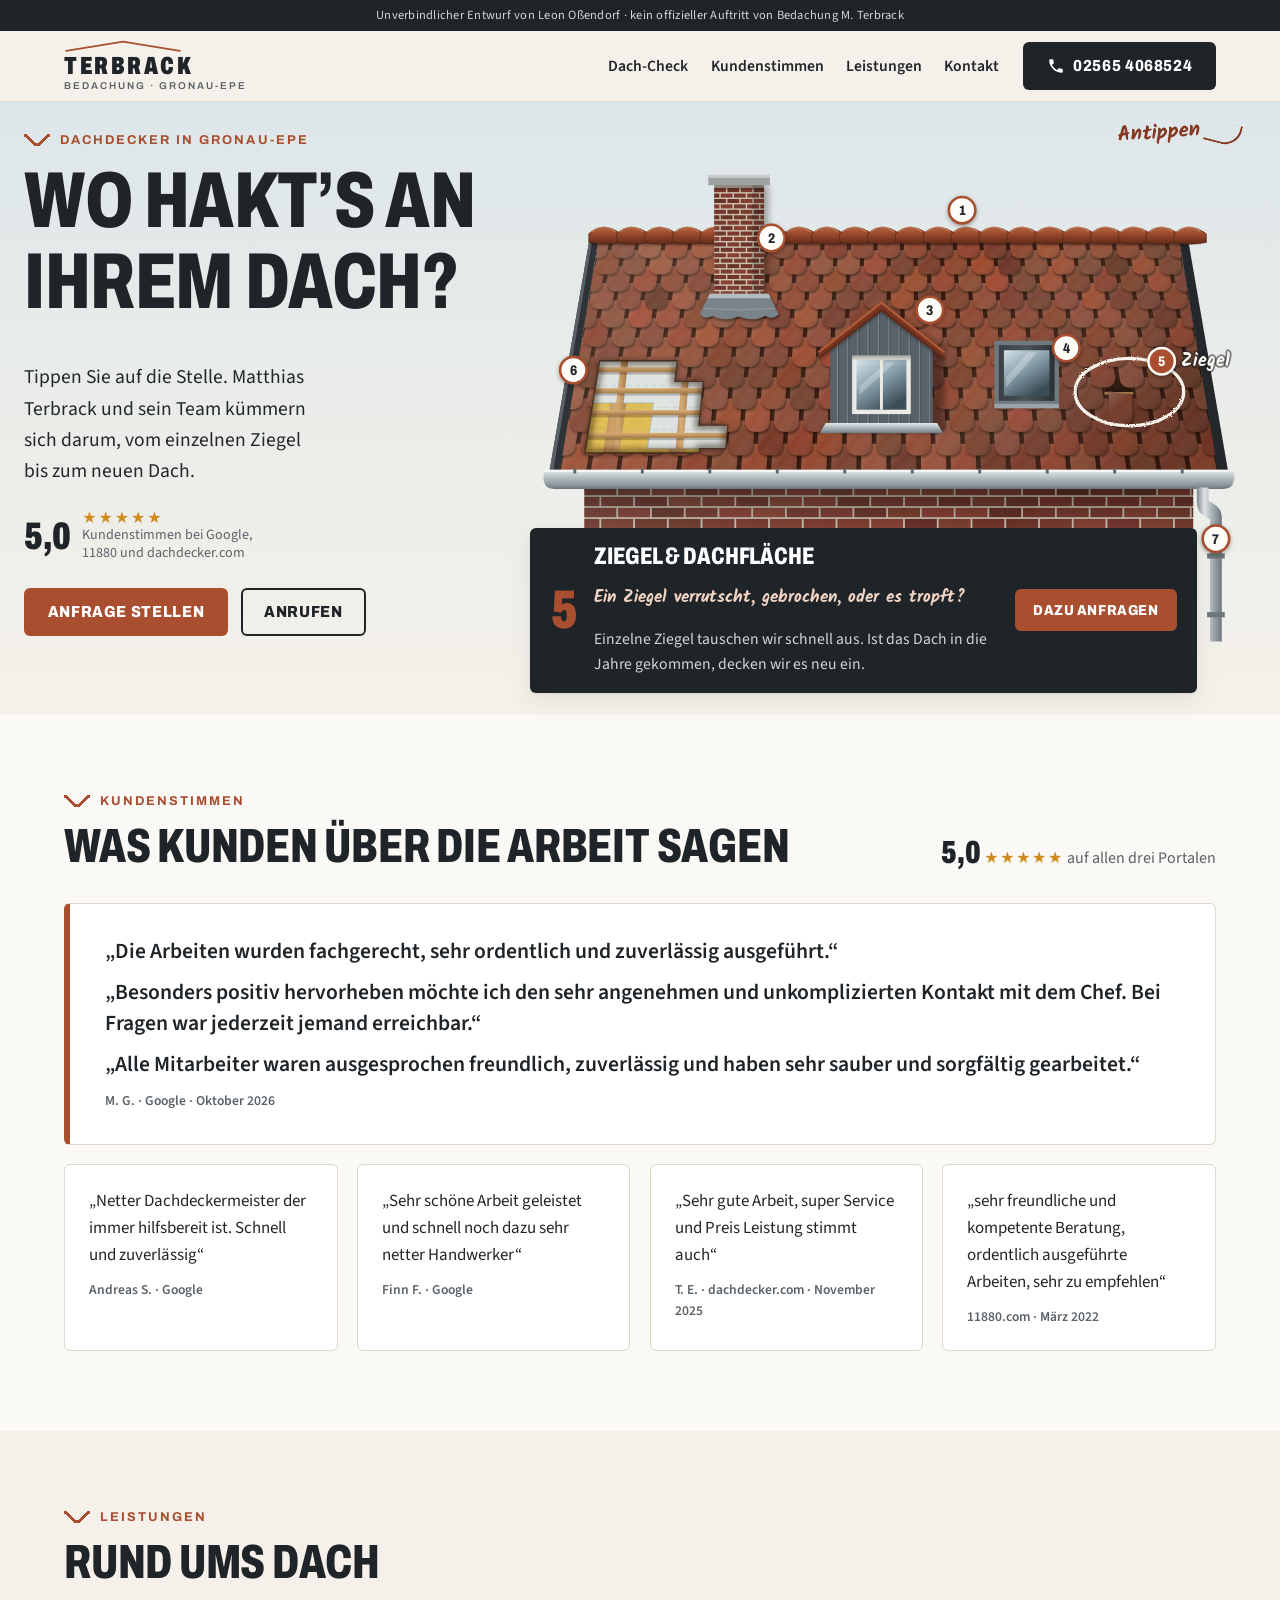
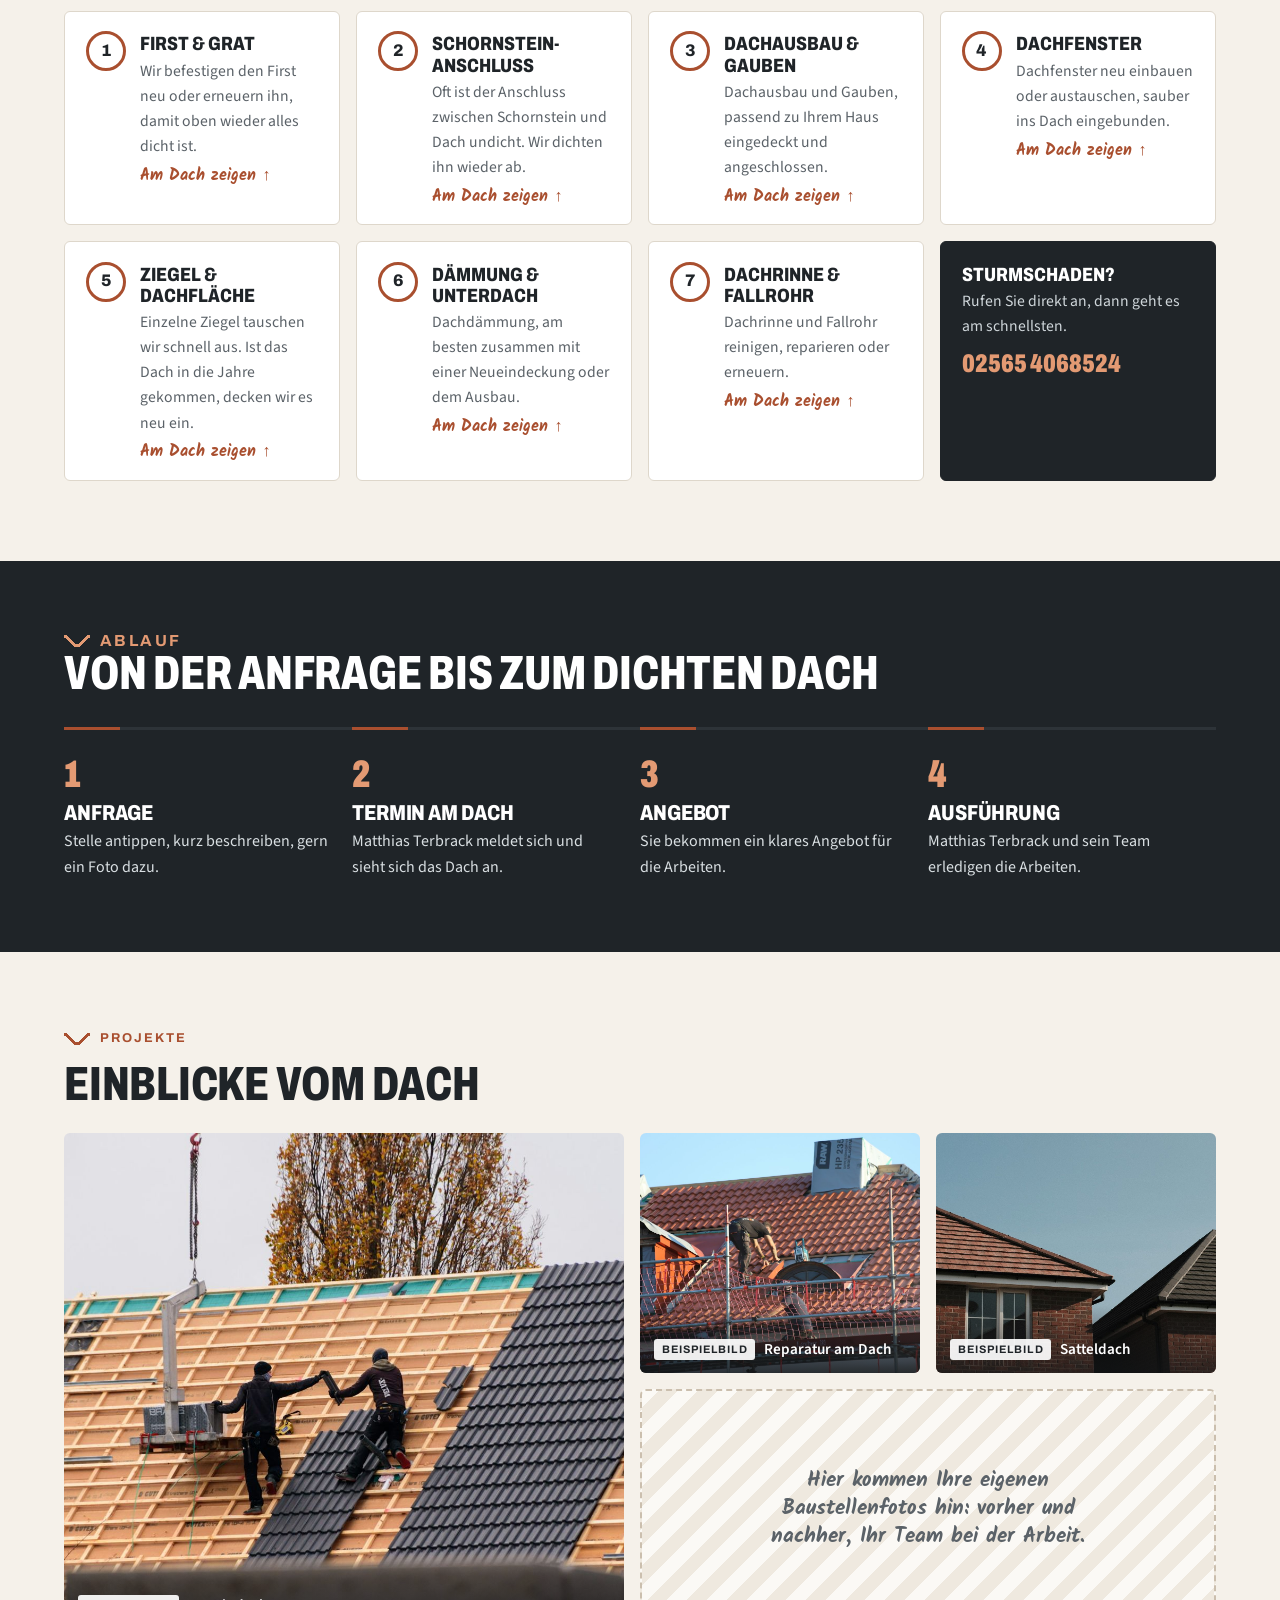
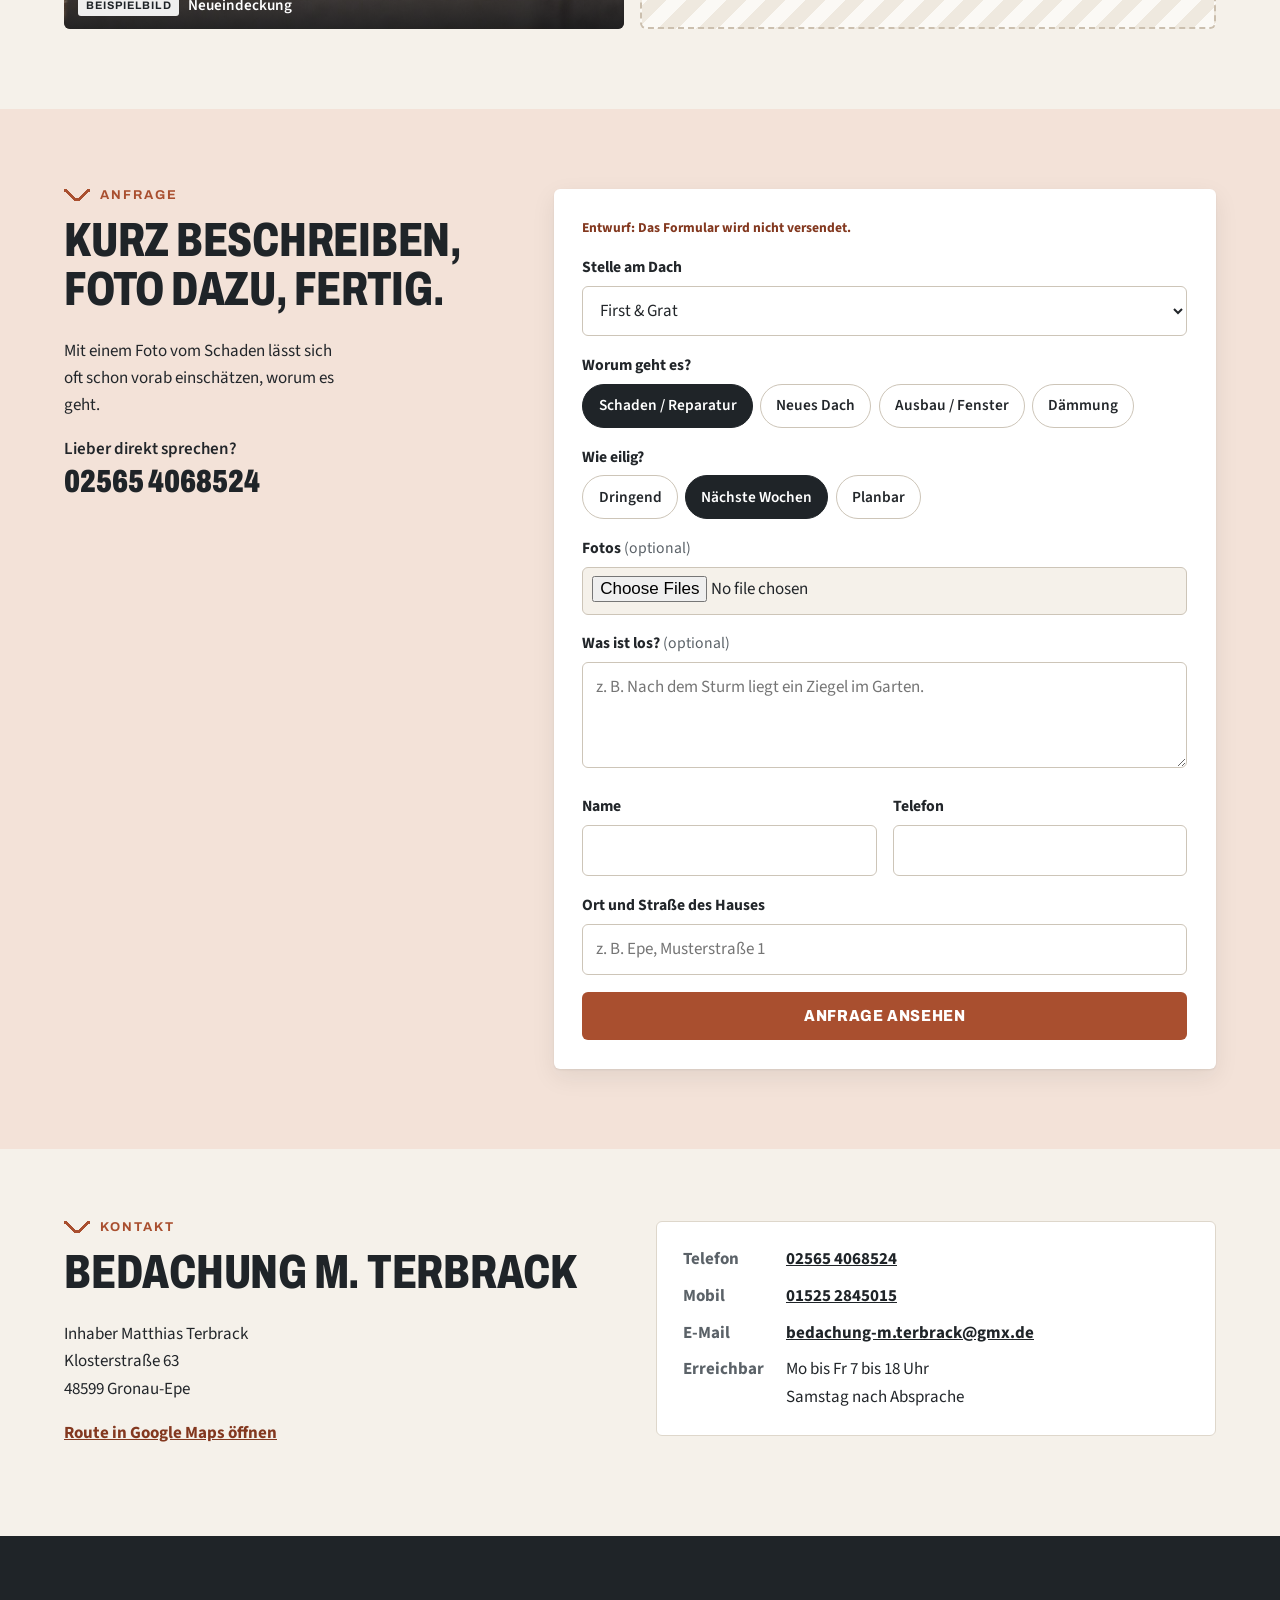
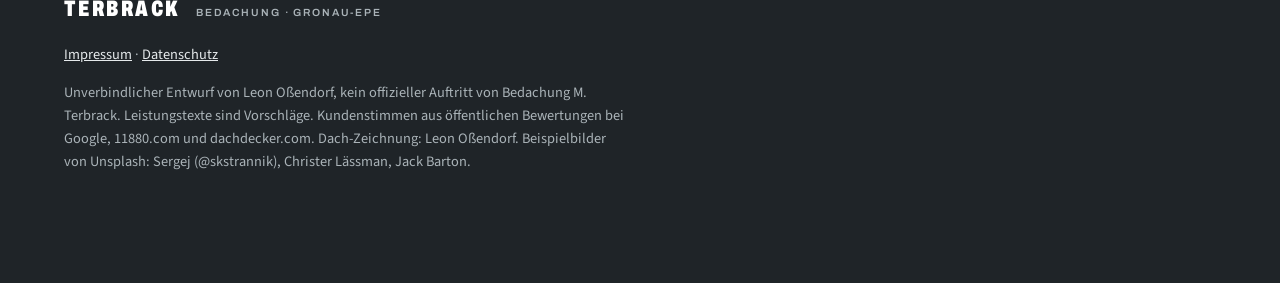
<file: index.html>
<!doctype html>
<html lang="de-DE">
<head>
<meta charset="utf-8">
<meta name="viewport" content="width=device-width, initial-scale=1">
<meta name="robots" content="noindex,nofollow">
<title>Bedachung M. Terbrack · Dachdecker in Gronau-Epe (Entwurf)</title>
<meta name="description" content="Unverbindlicher Entwurf: Bedachung M. Terbrack, Dachdecker in Gronau-Epe.">
<link rel="icon" href="img/favicon.svg" type="image/svg+xml">
<link rel="stylesheet" href="css/style.css?v=1792740538">
</head>
<body>
<div class="entwurf-leiste">Unverbindlicher Entwurf von Leon Oßendorf · kein offizieller Auftritt von Bedachung M. Terbrack</div>

<header class="kopf">
  <div class="kopf-in">
    <a class="marke" href="#top" aria-label="Bedachung M. Terbrack, zum Seitenanfang">
      <svg class="marke-first" viewBox="0 0 220 22" aria-hidden="true"><path d="M4 20 L110 3 L216 20" fill="none" stroke="currentColor" stroke-width="3.2" stroke-linejoin="round" stroke-linecap="round"/></svg>
      <span class="marke-name">TERBRACK</span>
      <span class="marke-zusatz">Bedachung · Gronau-Epe</span>
    </a>
    <nav class="nav" aria-label="Hauptnavigation">
      <a href="#dach">Dach-Check</a>
      <a href="#stimmen">Kundenstimmen</a>
      <a href="#leistungen">Leistungen</a>
      <a href="#kontakt">Kontakt</a>
    </nav>
    <a class="knopf knopf-tel" href="tel:+4925654068524"><svg viewBox="0 0 24 24" aria-hidden="true"><path d="M6.6 10.8a15.1 15.1 0 0 0 6.6 6.6l2.2-2.2c.3-.3.7-.4 1-.2 1.1.4 2.3.6 3.6.6.6 0 1 .4 1 1V20c0 .6-.4 1-1 1A17 17 0 0 1 3 4c0-.6.4-1 1-1h3.5c.6 0 1 .4 1 1 0 1.3.2 2.5.6 3.6.1.3 0 .7-.2 1z" fill="currentColor"/></svg><span>02565 4068524</span></a>
  </div>
</header>

<main id="top">
<section class="held" id="dach" aria-labelledby="held-titel">
  <div class="held-in">
    <div class="held-text">
      <p class="dachzeile">Dachdecker in Gronau-Epe</p>
      <h1 id="held-titel">Wo hakt’s an Ihrem Dach?</h1>
      <p class="held-lead">Tippen Sie auf die Stelle. Matthias Terbrack und sein Team kümmern sich darum, vom einzelnen Ziegel bis zum neuen Dach.</p>
      <a class="sterne" href="#stimmen"><span class="sterne-zahl">5,0</span><span class="sterne-reihe" aria-hidden="true">★★★★★</span><span class="sterne-text">Kundenstimmen bei Google, 11880 und dachdecker.com</span></a>
      <div class="held-knoepfe">
        <a class="knopf knopf-ton" href="#anfrage">Anfrage stellen</a>
        <a class="knopf knopf-rand" href="tel:+4925654068524">Anrufen</a>
      </div>
    </div>
    <div class="held-bild">
      <p class="tipp-hinweis" aria-hidden="true">Antippen</p>
      <svg class="dach" viewBox="0 0 1000 700" xmlns="http://www.w3.org/2000/svg" role="group" aria-labelledby="dach-titel">
<title id="dach-titel">Gezeichnetes Dach mit antippbaren Stellen: First, Schornstein, Gaube, Dachfenster, Ziegel, Dämmung, Dachrinne</title>
<defs>
<clipPath id="dachflaeche"><path d="M50 472 L105 150 L895 150 L950 472 Z"/></clipPath>
<linearGradient id="ziegelLicht" x1="0" y1="0" x2="1" y2="1"><stop offset="0" stop-color="#fff" stop-opacity=".22"/><stop offset=".45" stop-color="#fff" stop-opacity="0"/><stop offset="1" stop-color="#000" stop-opacity=".22"/></linearGradient>
<linearGradient id="dachLicht" x1="0" y1="0" x2="1" y2=".3"><stop offset="0" stop-color="#fff3e0" stop-opacity=".16"/><stop offset=".6" stop-color="#fff" stop-opacity="0"/><stop offset="1" stop-color="#1a0d08" stop-opacity=".22"/></linearGradient>
<linearGradient id="firstG" x1="0" y1="0" x2="0" y2="1"><stop offset="0" stop-color="#b9643f"/><stop offset=".55" stop-color="#8d4127"/><stop offset="1" stop-color="#5e2a18"/></linearGradient>
<linearGradient id="zink" x1="0" y1="0" x2="0" y2="1"><stop offset="0" stop-color="#e7ebec"/><stop offset=".35" stop-color="#bcc4c8"/><stop offset=".8" stop-color="#8a959b"/><stop offset="1" stop-color="#6c767c"/></linearGradient>
<linearGradient id="zinkV" x1="0" y1="0" x2="1" y2="0"><stop offset="0" stop-color="#7d888e"/><stop offset=".3" stop-color="#dfe4e6"/><stop offset=".6" stop-color="#aab3b8"/><stop offset="1" stop-color="#6c767c"/></linearGradient>
<linearGradient id="glas" x1="0" y1="0" x2=".6" y2="1"><stop offset="0" stop-color="#d5e2e8"/><stop offset=".45" stop-color="#8fa6b1"/><stop offset="1" stop-color="#3c4f59"/></linearGradient>
<linearGradient id="glasW" x1="0" y1="0" x2=".5" y2="1"><stop offset="0" stop-color="#b7c9d1"/><stop offset=".5" stop-color="#5d7682"/><stop offset="1" stop-color="#26343b"/></linearGradient>
<linearGradient id="anthr" x1="0" y1="0" x2="1" y2="0"><stop offset="0" stop-color="#3a4045"/><stop offset=".5" stop-color="#4b5258"/><stop offset="1" stop-color="#2c3135"/></linearGradient>
<linearGradient id="holz" x1="0" y1="0" x2="1" y2="0"><stop offset="0" stop-color="#b98a55"/><stop offset=".5" stop-color="#d4a86f"/><stop offset="1" stop-color="#9c7040"/></linearGradient>
<linearGradient id="holzH" x1="0" y1="0" x2="0" y2="1"><stop offset="0" stop-color="#d9b07a"/><stop offset="1" stop-color="#a77a47"/></linearGradient>
<linearGradient id="laibung" x1="0" y1="0" x2="0" y2="1"><stop offset="0" stop-color="#000" stop-opacity=".45"/><stop offset="1" stop-color="#000" stop-opacity="0"/></linearGradient>
<linearGradient id="wandFade" x1="0" y1="0" x2="0" y2="1"><stop offset="0" stop-color="#fff"/><stop offset=".55" stop-color="#fff"/><stop offset="1" stop-color="#fff" stop-opacity="0"/></linearGradient>
<mask id="wandMaske"><rect x="0" y="470" width="1000" height="230" fill="url(#wandFade)"/></mask>
<filter id="ton" x="0" y="0" width="100%" height="100%"><feTurbulence type="fractalNoise" baseFrequency=".85" numOctaves="2" seed="7"/><feColorMatrix values="0 0 0 0 .1  0 0 0 0 .05  0 0 0 0 .02  0 0 0 .55 0"/><feComposite in2="SourceGraphic" operator="in"/></filter>
<filter id="schatten" x="-10%" y="-10%" width="120%" height="140%"><feGaussianBlur stdDeviation="1.6"/></filter>
<filter id="weich" x="-20%" y="-20%" width="140%" height="140%"><feGaussianBlur stdDeviation="4"/></filter>
<filter id="wolle" x="0" y="0" width="100%" height="100%"><feTurbulence type="turbulence" baseFrequency=".035 .16" numOctaves="3" seed="3"/><feColorMatrix values="0 0 0 0 .55  0 0 0 0 .38  0 0 0 0 .05  0 0 0 .6 0"/><feComposite in2="SourceGraphic" operator="in"/></filter>
<filter id="kreide" x="-10%" y="-10%" width="120%" height="120%"><feTurbulence type="fractalNoise" baseFrequency=".9" numOctaves="2" seed="11" result="n"/><feDisplacementMap in="SourceGraphic" in2="n" scale="3.5"/></filter>
</defs>
<g class="wand" mask="url(#wandMaske)">
<rect x="85" y="486" width="830" height="214" fill="#cbbfae"/>
<rect x="85" y="488" width="43.5" height="12.5" fill="#72372b"/>
<rect x="131" y="488" width="43.5" height="12.5" fill="#793e2e"/>
<rect x="177" y="488" width="43.5" height="12.5" fill="#833c31"/>
<rect x="223" y="488" width="43.5" height="12.5" fill="#6f322a"/>
<rect x="269" y="488" width="43.5" height="12.5" fill="#7e3930"/>
<rect x="315" y="488" width="43.5" height="12.5" fill="#7e402f"/>
<rect x="361" y="488" width="43.5" height="12.5" fill="#863f33"/>
<rect x="407" y="488" width="43.5" height="12.5" fill="#733b2b"/>
<rect x="453" y="488" width="43.5" height="12.5" fill="#803c30"/>
<rect x="499" y="488" width="43.5" height="12.5" fill="#894734"/>
<rect x="545" y="488" width="43.5" height="12.5" fill="#814231"/>
<rect x="591" y="488" width="43.5" height="12.5" fill="#7e3b2f"/>
<rect x="637" y="488" width="43.5" height="12.5" fill="#7f3d30"/>
<rect x="683" y="488" width="43.5" height="12.5" fill="#6f362a"/>
<rect x="729" y="488" width="43.5" height="12.5" fill="#683627"/>
<rect x="775" y="488" width="43.5" height="12.5" fill="#73372b"/>
<rect x="821" y="488" width="43.5" height="12.5" fill="#6b3828"/>
<rect x="867" y="488" width="43.5" height="12.5" fill="#8a4434"/>
<rect x="913" y="488" width="2" height="12.5" fill="#894434"/>
<rect x="85" y="503" width="20.5" height="12.5" fill="#77392d"/>
<rect x="108" y="503" width="43.5" height="12.5" fill="#75382c"/>
<rect x="154" y="503" width="43.5" height="12.5" fill="#6a3228"/>
<rect x="200" y="503" width="43.5" height="12.5" fill="#824431"/>
<rect x="246" y="503" width="43.5" height="12.5" fill="#7b3d2e"/>
<rect x="292" y="503" width="43.5" height="12.5" fill="#6f342a"/>
<rect x="338" y="503" width="43.5" height="12.5" fill="#854532"/>
<rect x="384" y="503" width="43.5" height="12.5" fill="#833f31"/>
<rect x="430" y="503" width="43.5" height="12.5" fill="#693627"/>
<rect x="476" y="503" width="43.5" height="12.5" fill="#76382c"/>
<rect x="522" y="503" width="43.5" height="12.5" fill="#7b3a2e"/>
<rect x="568" y="503" width="43.5" height="12.5" fill="#6c3328"/>
<rect x="614" y="503" width="43.5" height="12.5" fill="#773d2d"/>
<rect x="660" y="503" width="43.5" height="12.5" fill="#6c3729"/>
<rect x="706" y="503" width="43.5" height="12.5" fill="#79392e"/>
<rect x="752" y="503" width="43.5" height="12.5" fill="#76362d"/>
<rect x="798" y="503" width="43.5" height="12.5" fill="#76362c"/>
<rect x="844" y="503" width="43.5" height="12.5" fill="#843e32"/>
<rect x="890" y="503" width="25" height="12.5" fill="#70372a"/>
<rect x="85" y="518" width="43.5" height="12.5" fill="#793b2d"/>
<rect x="131" y="518" width="43.5" height="12.5" fill="#843d32"/>
<rect x="177" y="518" width="43.5" height="12.5" fill="#673327"/>
<rect x="223" y="518" width="43.5" height="12.5" fill="#763a2c"/>
<rect x="269" y="518" width="43.5" height="12.5" fill="#8b3f34"/>
<rect x="315" y="518" width="43.5" height="12.5" fill="#8c4535"/>
<rect x="361" y="518" width="43.5" height="12.5" fill="#773a2d"/>
<rect x="407" y="518" width="43.5" height="12.5" fill="#803b30"/>
<rect x="453" y="518" width="43.5" height="12.5" fill="#6e3529"/>
<rect x="499" y="518" width="43.5" height="12.5" fill="#7d402f"/>
<rect x="545" y="518" width="43.5" height="12.5" fill="#8b3f35"/>
<rect x="591" y="518" width="43.5" height="12.5" fill="#894234"/>
<rect x="637" y="518" width="43.5" height="12.5" fill="#693228"/>
<rect x="683" y="518" width="43.5" height="12.5" fill="#763a2c"/>
<rect x="729" y="518" width="43.5" height="12.5" fill="#793d2e"/>
<rect x="775" y="518" width="43.5" height="12.5" fill="#76382d"/>
<rect x="821" y="518" width="43.5" height="12.5" fill="#823f31"/>
<rect x="867" y="518" width="43.5" height="12.5" fill="#763c2c"/>
<rect x="913" y="518" width="2" height="12.5" fill="#683027"/>
<rect x="85" y="533" width="20.5" height="12.5" fill="#70372a"/>
<rect x="108" y="533" width="43.5" height="12.5" fill="#773d2d"/>
<rect x="154" y="533" width="43.5" height="12.5" fill="#6a3728"/>
<rect x="200" y="533" width="43.5" height="12.5" fill="#6b3728"/>
<rect x="246" y="533" width="43.5" height="12.5" fill="#76372d"/>
<rect x="292" y="533" width="43.5" height="12.5" fill="#78382d"/>
<rect x="338" y="533" width="43.5" height="12.5" fill="#7e3d2f"/>
<rect x="384" y="533" width="43.5" height="12.5" fill="#7e392f"/>
<rect x="430" y="533" width="43.5" height="12.5" fill="#7e3c2f"/>
<rect x="476" y="533" width="43.5" height="12.5" fill="#853f32"/>
<rect x="522" y="533" width="43.5" height="12.5" fill="#6a3128"/>
<rect x="568" y="533" width="43.5" height="12.5" fill="#7f4030"/>
<rect x="614" y="533" width="43.5" height="12.5" fill="#74362c"/>
<rect x="660" y="533" width="43.5" height="12.5" fill="#6e352a"/>
<rect x="706" y="533" width="43.5" height="12.5" fill="#773a2d"/>
<rect x="752" y="533" width="43.5" height="12.5" fill="#834132"/>
<rect x="798" y="533" width="43.5" height="12.5" fill="#71342b"/>
<rect x="844" y="533" width="43.5" height="12.5" fill="#7d3e2f"/>
<rect x="890" y="533" width="25" height="12.5" fill="#71392b"/>
<rect x="85" y="548" width="43.5" height="12.5" fill="#693127"/>
<rect x="131" y="548" width="43.5" height="12.5" fill="#70352a"/>
<rect x="177" y="548" width="43.5" height="12.5" fill="#743a2c"/>
<rect x="223" y="548" width="43.5" height="12.5" fill="#6b3628"/>
<rect x="269" y="548" width="43.5" height="12.5" fill="#77382d"/>
<rect x="315" y="548" width="43.5" height="12.5" fill="#79382d"/>
<rect x="361" y="548" width="43.5" height="12.5" fill="#783e2d"/>
<rect x="407" y="548" width="43.5" height="12.5" fill="#7d3a2f"/>
<rect x="453" y="548" width="43.5" height="12.5" fill="#864132"/>
<rect x="499" y="548" width="43.5" height="12.5" fill="#823b31"/>
<rect x="545" y="548" width="43.5" height="12.5" fill="#72382b"/>
<rect x="591" y="548" width="43.5" height="12.5" fill="#6a3328"/>
<rect x="637" y="548" width="43.5" height="12.5" fill="#723b2b"/>
<rect x="683" y="548" width="43.5" height="12.5" fill="#7f3d30"/>
<rect x="729" y="548" width="43.5" height="12.5" fill="#7d3f2f"/>
<rect x="775" y="548" width="43.5" height="12.5" fill="#7f3d30"/>
<rect x="821" y="548" width="43.5" height="12.5" fill="#73382b"/>
<rect x="867" y="548" width="43.5" height="12.5" fill="#6c3729"/>
<rect x="913" y="548" width="2" height="12.5" fill="#78382d"/>
<rect x="85" y="563" width="20.5" height="12.5" fill="#6b3428"/>
<rect x="108" y="563" width="43.5" height="12.5" fill="#8a4634"/>
<rect x="154" y="563" width="43.5" height="12.5" fill="#7d3d2f"/>
<rect x="200" y="563" width="43.5" height="12.5" fill="#6b3228"/>
<rect x="246" y="563" width="43.5" height="12.5" fill="#823d31"/>
<rect x="292" y="563" width="43.5" height="12.5" fill="#753c2c"/>
<rect x="338" y="563" width="43.5" height="12.5" fill="#73372b"/>
<rect x="384" y="563" width="43.5" height="12.5" fill="#71372b"/>
<rect x="430" y="563" width="43.5" height="12.5" fill="#864132"/>
<rect x="476" y="563" width="43.5" height="12.5" fill="#803b30"/>
<rect x="522" y="563" width="43.5" height="12.5" fill="#6e342a"/>
<rect x="568" y="563" width="43.5" height="12.5" fill="#7e3d30"/>
<rect x="614" y="563" width="43.5" height="12.5" fill="#76382c"/>
<rect x="660" y="563" width="43.5" height="12.5" fill="#793c2e"/>
<rect x="706" y="563" width="43.5" height="12.5" fill="#8b4734"/>
<rect x="752" y="563" width="43.5" height="12.5" fill="#7f4230"/>
<rect x="798" y="563" width="43.5" height="12.5" fill="#77372d"/>
<rect x="844" y="563" width="43.5" height="12.5" fill="#7b3a2e"/>
<rect x="890" y="563" width="25" height="12.5" fill="#8a3f34"/>
<rect x="85" y="578" width="43.5" height="12.5" fill="#71352a"/>
<rect x="131" y="578" width="43.5" height="12.5" fill="#773d2d"/>
<rect x="177" y="578" width="43.5" height="12.5" fill="#6b3028"/>
<rect x="223" y="578" width="43.5" height="12.5" fill="#673327"/>
<rect x="269" y="578" width="43.5" height="12.5" fill="#6b3628"/>
<rect x="315" y="578" width="43.5" height="12.5" fill="#7a382e"/>
<rect x="361" y="578" width="43.5" height="12.5" fill="#673027"/>
<rect x="407" y="578" width="43.5" height="12.5" fill="#6d3529"/>
<rect x="453" y="578" width="43.5" height="12.5" fill="#8a4334"/>
<rect x="499" y="578" width="43.5" height="12.5" fill="#884533"/>
<rect x="545" y="578" width="43.5" height="12.5" fill="#7e3d30"/>
<rect x="591" y="578" width="43.5" height="12.5" fill="#833f31"/>
<rect x="637" y="578" width="43.5" height="12.5" fill="#693728"/>
<rect x="683" y="578" width="43.5" height="12.5" fill="#78362d"/>
<rect x="729" y="578" width="43.5" height="12.5" fill="#7e3e2f"/>
<rect x="775" y="578" width="43.5" height="12.5" fill="#6d3229"/>
<rect x="821" y="578" width="43.5" height="12.5" fill="#854032"/>
<rect x="867" y="578" width="43.5" height="12.5" fill="#833f32"/>
<rect x="913" y="578" width="2" height="12.5" fill="#854032"/>
<rect x="85" y="593" width="20.5" height="12.5" fill="#7f3a30"/>
<rect x="108" y="593" width="43.5" height="12.5" fill="#76372c"/>
<rect x="154" y="593" width="43.5" height="12.5" fill="#803a30"/>
<rect x="200" y="593" width="43.5" height="12.5" fill="#7f3d30"/>
<rect x="246" y="593" width="43.5" height="12.5" fill="#6a3328"/>
<rect x="292" y="593" width="43.5" height="12.5" fill="#683427"/>
<rect x="338" y="593" width="43.5" height="12.5" fill="#77372d"/>
<rect x="384" y="593" width="43.5" height="12.5" fill="#793d2e"/>
<rect x="430" y="593" width="43.5" height="12.5" fill="#894433"/>
<rect x="476" y="593" width="43.5" height="12.5" fill="#6e3829"/>
<rect x="522" y="593" width="43.5" height="12.5" fill="#6b3328"/>
<rect x="568" y="593" width="43.5" height="12.5" fill="#7b3f2e"/>
<rect x="614" y="593" width="43.5" height="12.5" fill="#6c3529"/>
<rect x="660" y="593" width="43.5" height="12.5" fill="#72372b"/>
<rect x="706" y="593" width="43.5" height="12.5" fill="#733c2b"/>
<rect x="752" y="593" width="43.5" height="12.5" fill="#703a2a"/>
<rect x="798" y="593" width="43.5" height="12.5" fill="#72392b"/>
<rect x="844" y="593" width="43.5" height="12.5" fill="#72352b"/>
<rect x="890" y="593" width="25" height="12.5" fill="#7e412f"/>
<rect x="85" y="608" width="43.5" height="12.5" fill="#74362c"/>
<rect x="131" y="608" width="43.5" height="12.5" fill="#783b2d"/>
<rect x="177" y="608" width="43.5" height="12.5" fill="#693427"/>
<rect x="223" y="608" width="43.5" height="12.5" fill="#6f352a"/>
<rect x="269" y="608" width="43.5" height="12.5" fill="#874433"/>
<rect x="315" y="608" width="43.5" height="12.5" fill="#74352c"/>
<rect x="361" y="608" width="43.5" height="12.5" fill="#884733"/>
<rect x="407" y="608" width="43.5" height="12.5" fill="#79372e"/>
<rect x="453" y="608" width="43.5" height="12.5" fill="#773b2d"/>
<rect x="499" y="608" width="43.5" height="12.5" fill="#7c3e2f"/>
<rect x="545" y="608" width="43.5" height="12.5" fill="#75382c"/>
<rect x="591" y="608" width="43.5" height="12.5" fill="#893f34"/>
<rect x="637" y="608" width="43.5" height="12.5" fill="#6e3429"/>
<rect x="683" y="608" width="43.5" height="12.5" fill="#6b3628"/>
<rect x="729" y="608" width="43.5" height="12.5" fill="#834131"/>
<rect x="775" y="608" width="43.5" height="12.5" fill="#843d32"/>
<rect x="821" y="608" width="43.5" height="12.5" fill="#783e2d"/>
<rect x="867" y="608" width="43.5" height="12.5" fill="#853f32"/>
<rect x="913" y="608" width="2" height="12.5" fill="#894534"/>
<rect x="85" y="623" width="20.5" height="12.5" fill="#894234"/>
<rect x="108" y="623" width="43.5" height="12.5" fill="#843f32"/>
<rect x="154" y="623" width="43.5" height="12.5" fill="#6f342a"/>
<rect x="200" y="623" width="43.5" height="12.5" fill="#893f34"/>
<rect x="246" y="623" width="43.5" height="12.5" fill="#894534"/>
<rect x="292" y="623" width="43.5" height="12.5" fill="#683327"/>
<rect x="338" y="623" width="43.5" height="12.5" fill="#7b3c2e"/>
<rect x="384" y="623" width="43.5" height="12.5" fill="#803d30"/>
<rect x="430" y="623" width="43.5" height="12.5" fill="#7c402f"/>
<rect x="476" y="623" width="43.5" height="12.5" fill="#693227"/>
<rect x="522" y="623" width="43.5" height="12.5" fill="#7f4230"/>
<rect x="568" y="623" width="43.5" height="12.5" fill="#853e32"/>
<rect x="614" y="623" width="43.5" height="12.5" fill="#75372c"/>
<rect x="660" y="623" width="43.5" height="12.5" fill="#8a4334"/>
<rect x="706" y="623" width="43.5" height="12.5" fill="#7d402f"/>
<rect x="752" y="623" width="43.5" height="12.5" fill="#73382b"/>
<rect x="798" y="623" width="43.5" height="12.5" fill="#7a3d2e"/>
<rect x="844" y="623" width="43.5" height="12.5" fill="#6d3629"/>
<rect x="890" y="623" width="25" height="12.5" fill="#8a4234"/>
<rect x="85" y="638" width="43.5" height="12.5" fill="#864332"/>
<rect x="131" y="638" width="43.5" height="12.5" fill="#773b2d"/>
<rect x="177" y="638" width="43.5" height="12.5" fill="#672f27"/>
<rect x="223" y="638" width="43.5" height="12.5" fill="#7f4130"/>
<rect x="269" y="638" width="43.5" height="12.5" fill="#753b2c"/>
<rect x="315" y="638" width="43.5" height="12.5" fill="#683327"/>
<rect x="361" y="638" width="43.5" height="12.5" fill="#743b2c"/>
<rect x="407" y="638" width="43.5" height="12.5" fill="#683127"/>
<rect x="453" y="638" width="43.5" height="12.5" fill="#864033"/>
<rect x="499" y="638" width="43.5" height="12.5" fill="#733c2b"/>
<rect x="545" y="638" width="43.5" height="12.5" fill="#823c31"/>
<rect x="591" y="638" width="43.5" height="12.5" fill="#78372d"/>
<rect x="637" y="638" width="43.5" height="12.5" fill="#8a4834"/>
<rect x="683" y="638" width="43.5" height="12.5" fill="#844032"/>
<rect x="729" y="638" width="43.5" height="12.5" fill="#73362b"/>
<rect x="775" y="638" width="43.5" height="12.5" fill="#6d3229"/>
<rect x="821" y="638" width="43.5" height="12.5" fill="#71352a"/>
<rect x="867" y="638" width="43.5" height="12.5" fill="#6f332a"/>
<rect x="913" y="638" width="2" height="12.5" fill="#8b4034"/>
<rect x="85" y="653" width="20.5" height="12.5" fill="#73362b"/>
<rect x="108" y="653" width="43.5" height="12.5" fill="#7c3d2f"/>
<rect x="154" y="653" width="43.5" height="12.5" fill="#894134"/>
<rect x="200" y="653" width="43.5" height="12.5" fill="#893f34"/>
<rect x="246" y="653" width="43.5" height="12.5" fill="#7d392f"/>
<rect x="292" y="653" width="43.5" height="12.5" fill="#844432"/>
<rect x="338" y="653" width="43.5" height="12.5" fill="#71352b"/>
<rect x="384" y="653" width="43.5" height="12.5" fill="#683227"/>
<rect x="430" y="653" width="43.5" height="12.5" fill="#72392b"/>
<rect x="476" y="653" width="43.5" height="12.5" fill="#74362c"/>
<rect x="522" y="653" width="43.5" height="12.5" fill="#783b2d"/>
<rect x="568" y="653" width="43.5" height="12.5" fill="#783d2d"/>
<rect x="614" y="653" width="43.5" height="12.5" fill="#8a4734"/>
<rect x="660" y="653" width="43.5" height="12.5" fill="#6d3629"/>
<rect x="706" y="653" width="43.5" height="12.5" fill="#6d3129"/>
<rect x="752" y="653" width="43.5" height="12.5" fill="#803f30"/>
<rect x="798" y="653" width="43.5" height="12.5" fill="#834431"/>
<rect x="844" y="653" width="43.5" height="12.5" fill="#75352c"/>
<rect x="890" y="653" width="25" height="12.5" fill="#783a2d"/>
<rect x="85" y="668" width="43.5" height="12.5" fill="#813a31"/>
<rect x="131" y="668" width="43.5" height="12.5" fill="#763c2d"/>
<rect x="177" y="668" width="43.5" height="12.5" fill="#864432"/>
<rect x="223" y="668" width="43.5" height="12.5" fill="#884633"/>
<rect x="269" y="668" width="43.5" height="12.5" fill="#6b3328"/>
<rect x="315" y="668" width="43.5" height="12.5" fill="#6d3729"/>
<rect x="361" y="668" width="43.5" height="12.5" fill="#8b4034"/>
<rect x="407" y="668" width="43.5" height="12.5" fill="#793f2e"/>
<rect x="453" y="668" width="43.5" height="12.5" fill="#803e30"/>
<rect x="499" y="668" width="43.5" height="12.5" fill="#78362d"/>
<rect x="545" y="668" width="43.5" height="12.5" fill="#853d32"/>
<rect x="591" y="668" width="43.5" height="12.5" fill="#77362d"/>
<rect x="637" y="668" width="43.5" height="12.5" fill="#72362b"/>
<rect x="683" y="668" width="43.5" height="12.5" fill="#803f30"/>
<rect x="729" y="668" width="43.5" height="12.5" fill="#7e3a30"/>
<rect x="775" y="668" width="43.5" height="12.5" fill="#844432"/>
<rect x="821" y="668" width="43.5" height="12.5" fill="#723b2b"/>
<rect x="867" y="668" width="43.5" height="12.5" fill="#7e3c30"/>
<rect x="913" y="668" width="2" height="12.5" fill="#7d3d2f"/>
<rect x="85" y="683" width="20.5" height="12.5" fill="#71332a"/>
<rect x="108" y="683" width="43.5" height="12.5" fill="#74382c"/>
<rect x="154" y="683" width="43.5" height="12.5" fill="#6e3729"/>
<rect x="200" y="683" width="43.5" height="12.5" fill="#6f392a"/>
<rect x="246" y="683" width="43.5" height="12.5" fill="#6a3328"/>
<rect x="292" y="683" width="43.5" height="12.5" fill="#8b4334"/>
<rect x="338" y="683" width="43.5" height="12.5" fill="#7c392f"/>
<rect x="384" y="683" width="43.5" height="12.5" fill="#8a4434"/>
<rect x="430" y="683" width="43.5" height="12.5" fill="#8a3f34"/>
<rect x="476" y="683" width="43.5" height="12.5" fill="#6f382a"/>
<rect x="522" y="683" width="43.5" height="12.5" fill="#6c3429"/>
<rect x="568" y="683" width="43.5" height="12.5" fill="#803c30"/>
<rect x="614" y="683" width="43.5" height="12.5" fill="#6b3328"/>
<rect x="660" y="683" width="43.5" height="12.5" fill="#713a2a"/>
<rect x="706" y="683" width="43.5" height="12.5" fill="#844032"/>
<rect x="752" y="683" width="43.5" height="12.5" fill="#824131"/>
<rect x="798" y="683" width="43.5" height="12.5" fill="#74342c"/>
<rect x="844" y="683" width="43.5" height="12.5" fill="#894134"/>
<rect x="890" y="683" width="25" height="12.5" fill="#72362b"/>
<rect x="85" y="698" width="43.5" height="12.5" fill="#673527"/>
<rect x="131" y="698" width="43.5" height="12.5" fill="#874533"/>
<rect x="177" y="698" width="43.5" height="12.5" fill="#7c382f"/>
<rect x="223" y="698" width="43.5" height="12.5" fill="#6b3128"/>
<rect x="269" y="698" width="43.5" height="12.5" fill="#6c3329"/>
<rect x="315" y="698" width="43.5" height="12.5" fill="#6a3128"/>
<rect x="361" y="698" width="43.5" height="12.5" fill="#71362b"/>
<rect x="407" y="698" width="43.5" height="12.5" fill="#6b3728"/>
<rect x="453" y="698" width="43.5" height="12.5" fill="#74382c"/>
<rect x="499" y="698" width="43.5" height="12.5" fill="#8a4634"/>
<rect x="545" y="698" width="43.5" height="12.5" fill="#6d3929"/>
<rect x="591" y="698" width="43.5" height="12.5" fill="#823c31"/>
<rect x="637" y="698" width="43.5" height="12.5" fill="#6d3329"/>
<rect x="683" y="698" width="43.5" height="12.5" fill="#884533"/>
<rect x="729" y="698" width="43.5" height="12.5" fill="#73392b"/>
<rect x="775" y="698" width="43.5" height="12.5" fill="#773c2d"/>
<rect x="821" y="698" width="43.5" height="12.5" fill="#7d3c2f"/>
<rect x="867" y="698" width="43.5" height="12.5" fill="#77362d"/>
<rect x="913" y="698" width="2" height="12.5" fill="#823f31"/>
<rect x="85" y="486" width="830" height="214" fill="url(#ziegelLicht)" opacity=".5"/>
<rect x="169" y="548" width="142" height="140" fill="#e9e4da"/>
<rect x="175" y="554" width="130" height="134" fill="#f4f2ee"/>
<rect x="183" y="562" width="53.0" height="118" fill="url(#glasW)"/>
<rect x="244.0" y="562" width="53.0" height="118" fill="url(#glasW)"/>
<path d="M187 600 L228.0 570 L228.0 584 L187 614Z" fill="#fff" opacity=".18"/>
<rect x="175" y="554" width="130" height="10" fill="url(#laibung)" opacity=".6"/>
<rect x="634" y="548" width="162" height="140" fill="#e9e4da"/>
<rect x="640" y="554" width="150" height="134" fill="#f4f2ee"/>
<rect x="648" y="562" width="63.0" height="118" fill="url(#glasW)"/>
<rect x="719.0" y="562" width="63.0" height="118" fill="url(#glasW)"/>
<path d="M652 600 L703.0 570 L703.0 584 L652 614Z" fill="#fff" opacity=".18"/>
<rect x="640" y="554" width="150" height="10" fill="url(#laibung)" opacity=".6"/>
<rect x="85" y="486" width="830" height="60" fill="url(#laibung)"/>
</g>
<g clip-path="url(#dachflaeche)">
<rect x="0" y="145.0" width="1000" height="350.0" fill="#3b1a10"/>
<g filter="url(#schatten)" opacity=".55">
<path d="M20.8 432.9L54.9 432.9L48.1 468Q48.1 482.5 30.7 482.5Q13.4 482.5 13.4 468Z" fill="#160803"/>
<path d="M61.1 432.9L95.2 432.9L89 468Q89 482.5 71.7 482.5Q54.4 482.5 54.4 468Z" fill="#160803"/>
<path d="M101.4 432.9L135.5 432.9L129.9 468Q129.9 482.5 112.6 482.5Q95.3 482.5 95.3 468Z" fill="#160803"/>
<path d="M141.7 432.9L175.8 432.9L170.8 468Q170.8 482.5 153.5 482.5Q136.2 482.5 136.2 468Z" fill="#160803"/>
<path d="M182 432.9L216.1 432.9L211.7 468Q211.7 482.5 194.4 482.5Q177.1 482.5 177.1 468Z" fill="#160803"/>
<path d="M222.3 432.9L256.4 432.9L252.6 468Q252.6 482.5 235.3 482.5Q218 482.5 218 468Z" fill="#160803"/>
<path d="M262.6 432.9L296.7 432.9L293.5 468Q293.5 482.5 276.2 482.5Q258.9 482.5 258.9 468Z" fill="#160803"/>
<path d="M302.9 432.9L336.9 432.9L334.4 468Q334.4 482.5 317.1 482.5Q299.8 482.5 299.8 468Z" fill="#160803"/>
<path d="M343.1 432.9L377.2 432.9L375.3 468Q375.3 482.5 358 482.5Q340.7 482.5 340.7 468Z" fill="#160803"/>
<path d="M383.4 432.9L417.5 432.9L416.2 468Q416.2 482.5 398.9 482.5Q381.6 482.5 381.6 468Z" fill="#160803"/>
<path d="M423.7 432.9L457.8 432.9L457.1 468Q457.1 482.5 439.8 482.5Q422.5 482.5 422.5 468Z" fill="#160803"/>
<path d="M464 432.9L498.1 432.9L498.1 468Q498.1 482.5 480.7 482.5Q463.4 482.5 463.4 468Z" fill="#160803"/>
<path d="M504.3 432.9L538.4 432.9L539 468Q539 482.5 521.7 482.5Q504.3 482.5 504.3 468Z" fill="#160803"/>
<path d="M544.6 432.9L578.7 432.9L579.9 468Q579.9 482.5 562.6 482.5Q545.3 482.5 545.3 468Z" fill="#160803"/>
<path d="M584.9 432.9L619 432.9L620.8 468Q620.8 482.5 603.5 482.5Q586.2 482.5 586.2 468Z" fill="#160803"/>
<path d="M625.2 432.9L659.3 432.9L661.7 468Q661.7 482.5 644.4 482.5Q627.1 482.5 627.1 468Z" fill="#160803"/>
<path d="M665.5 432.9L699.5 432.9L702.6 468Q702.6 482.5 685.3 482.5Q668 482.5 668 468Z" fill="#160803"/>
<path d="M705.7 432.9L739.8 432.9L743.5 468Q743.5 482.5 726.2 482.5Q708.9 482.5 708.9 468Z" fill="#160803"/>
<path d="M746 432.9L780.1 432.9L784.4 468Q784.4 482.5 767.1 482.5Q749.8 482.5 749.8 468Z" fill="#160803"/>
<path d="M786.3 432.9L820.4 432.9L825.3 468Q825.3 482.5 808 482.5Q790.7 482.5 790.7 468Z" fill="#160803"/>
<path d="M826.6 432.9L860.7 432.9L866.2 468Q866.2 482.5 848.9 482.5Q831.6 482.5 831.6 468Z" fill="#160803"/>
<path d="M866.9 432.9L901 432.9L907.1 468Q907.1 482.5 889.8 482.5Q872.5 482.5 872.5 468Z" fill="#160803"/>
<path d="M907.2 432.9L941.3 432.9L948.1 468Q948.1 482.5 930.7 482.5Q913.4 482.5 913.4 468Z" fill="#160803"/>
<path d="M947.5 432.9L981.6 432.9L989 468Q989 482.5 971.7 482.5Q954.4 482.5 954.4 468Z" fill="#160803"/>
</g>
<path d="M19.6 430.3L53.7 430.3L46.9 465.4Q46.9 479.9 29.5 479.9Q12.2 479.9 12.2 465.4Z" fill="#883d29"/>
<path d="M19.6 430.3L53.7 430.3L46.9 465.4Q46.9 479.9 29.5 479.9Q12.2 479.9 12.2 465.4Z" fill="url(#ziegelLicht)"/>
<path d="M59.9 430.3L94 430.3L87.8 465.4Q87.8 479.9 70.5 479.9Q53.1 479.9 53.1 465.4Z" fill="#9e4b2d"/>
<path d="M59.9 430.3L94 430.3L87.8 465.4Q87.8 479.9 70.5 479.9Q53.1 479.9 53.1 465.4Z" fill="url(#ziegelLicht)"/>
<path d="M100.2 430.3L134.3 430.3L128.7 465.4Q128.7 479.9 111.4 479.9Q94.1 479.9 94.1 465.4Z" fill="#994b35"/>
<path d="M100.2 430.3L134.3 430.3L128.7 465.4Q128.7 479.9 111.4 479.9Q94.1 479.9 94.1 465.4Z" fill="url(#ziegelLicht)"/>
<path d="M140.5 430.3L174.6 430.3L169.6 465.4Q169.6 479.9 152.3 479.9Q135 479.9 135 465.4Z" fill="#a24d33"/>
<path d="M140.5 430.3L174.6 430.3L169.6 465.4Q169.6 479.9 152.3 479.9Q135 479.9 135 465.4Z" fill="url(#ziegelLicht)"/>
<path d="M180.8 430.3L214.9 430.3L210.5 465.4Q210.5 479.9 193.2 479.9Q175.9 479.9 175.9 465.4Z" fill="#974d37"/>
<path d="M180.8 430.3L214.9 430.3L210.5 465.4Q210.5 479.9 193.2 479.9Q175.9 479.9 175.9 465.4Z" fill="url(#ziegelLicht)"/>
<path d="M221.1 430.3L255.2 430.3L251.4 465.4Q251.4 479.9 234.1 479.9Q216.8 479.9 216.8 465.4Z" fill="#94412d"/>
<path d="M221.1 430.3L255.2 430.3L251.4 465.4Q251.4 479.9 234.1 479.9Q216.8 479.9 216.8 465.4Z" fill="url(#ziegelLicht)"/>
<path d="M261.4 430.3L295.5 430.3L292.3 465.4Q292.3 479.9 275 479.9Q257.7 479.9 257.7 465.4Z" fill="#8c4c34"/>
<path d="M261.4 430.3L295.5 430.3L292.3 465.4Q292.3 479.9 275 479.9Q257.7 479.9 257.7 465.4Z" fill="url(#ziegelLicht)"/>
<path d="M301.7 430.3L335.7 430.3L333.2 465.4Q333.2 479.9 315.9 479.9Q298.6 479.9 298.6 465.4Z" fill="#9b482f"/>
<path d="M301.7 430.3L335.7 430.3L333.2 465.4Q333.2 479.9 315.9 479.9Q298.6 479.9 298.6 465.4Z" fill="url(#ziegelLicht)"/>
<path d="M341.9 430.3L376 430.3L374.1 465.4Q374.1 479.9 356.8 479.9Q339.5 479.9 339.5 465.4Z" fill="#84402c"/>
<path d="M341.9 430.3L376 430.3L374.1 465.4Q374.1 479.9 356.8 479.9Q339.5 479.9 339.5 465.4Z" fill="url(#ziegelLicht)"/>
<path d="M382.2 430.3L416.3 430.3L415 465.4Q415 479.9 397.7 479.9Q380.4 479.9 380.4 465.4Z" fill="#9b492f"/>
<path d="M382.2 430.3L416.3 430.3L415 465.4Q415 479.9 397.7 479.9Q380.4 479.9 380.4 465.4Z" fill="url(#ziegelLicht)"/>
<path d="M422.5 430.3L456.6 430.3L455.9 465.4Q455.9 479.9 438.6 479.9Q421.3 479.9 421.3 465.4Z" fill="#7c3e2c"/>
<path d="M422.5 430.3L456.6 430.3L455.9 465.4Q455.9 479.9 438.6 479.9Q421.3 479.9 421.3 465.4Z" fill="url(#ziegelLicht)"/>
<path d="M462.8 430.3L496.9 430.3L496.9 465.4Q496.9 479.9 479.5 479.9Q462.2 479.9 462.2 465.4Z" fill="#9d5037"/>
<path d="M462.8 430.3L496.9 430.3L496.9 465.4Q496.9 479.9 479.5 479.9Q462.2 479.9 462.2 465.4Z" fill="url(#ziegelLicht)"/>
<path d="M503.1 430.3L537.2 430.3L537.8 465.4Q537.8 479.9 520.5 479.9Q503.1 479.9 503.1 465.4Z" fill="#6e3324"/>
<path d="M503.1 430.3L537.2 430.3L537.8 465.4Q537.8 479.9 520.5 479.9Q503.1 479.9 503.1 465.4Z" fill="url(#ziegelLicht)"/>
<path d="M543.4 430.3L577.5 430.3L578.7 465.4Q578.7 479.9 561.4 479.9Q544.1 479.9 544.1 465.4Z" fill="#a04e37"/>
<path d="M543.4 430.3L577.5 430.3L578.7 465.4Q578.7 479.9 561.4 479.9Q544.1 479.9 544.1 465.4Z" fill="url(#ziegelLicht)"/>
<path d="M583.7 430.3L617.8 430.3L619.6 465.4Q619.6 479.9 602.3 479.9Q585 479.9 585 465.4Z" fill="#9e452e"/>
<path d="M583.7 430.3L617.8 430.3L619.6 465.4Q619.6 479.9 602.3 479.9Q585 479.9 585 465.4Z" fill="url(#ziegelLicht)"/>
<path d="M624 430.3L658.1 430.3L660.5 465.4Q660.5 479.9 643.2 479.9Q625.9 479.9 625.9 465.4Z" fill="#743421"/>
<path d="M624 430.3L658.1 430.3L660.5 465.4Q660.5 479.9 643.2 479.9Q625.9 479.9 625.9 465.4Z" fill="url(#ziegelLicht)"/>
<path d="M664.3 430.3L698.3 430.3L701.4 465.4Q701.4 479.9 684.1 479.9Q666.8 479.9 666.8 465.4Z" fill="#843825"/>
<path d="M664.3 430.3L698.3 430.3L701.4 465.4Q701.4 479.9 684.1 479.9Q666.8 479.9 666.8 465.4Z" fill="url(#ziegelLicht)"/>
<path d="M704.5 430.3L738.6 430.3L742.3 465.4Q742.3 479.9 725 479.9Q707.7 479.9 707.7 465.4Z" fill="#a6492f"/>
<path d="M704.5 430.3L738.6 430.3L742.3 465.4Q742.3 479.9 725 479.9Q707.7 479.9 707.7 465.4Z" fill="url(#ziegelLicht)"/>
<path d="M744.8 430.3L778.9 430.3L783.2 465.4Q783.2 479.9 765.9 479.9Q748.6 479.9 748.6 465.4Z" fill="#a15439"/>
<path d="M744.8 430.3L778.9 430.3L783.2 465.4Q783.2 479.9 765.9 479.9Q748.6 479.9 748.6 465.4Z" fill="url(#ziegelLicht)"/>
<path d="M785.1 430.3L819.2 430.3L824.1 465.4Q824.1 479.9 806.8 479.9Q789.5 479.9 789.5 465.4Z" fill="#9f4e3b"/>
<path d="M785.1 430.3L819.2 430.3L824.1 465.4Q824.1 479.9 806.8 479.9Q789.5 479.9 789.5 465.4Z" fill="url(#ziegelLicht)"/>
<path d="M825.4 430.3L859.5 430.3L865 465.4Q865 479.9 847.7 479.9Q830.4 479.9 830.4 465.4Z" fill="#82462f"/>
<path d="M825.4 430.3L859.5 430.3L865 465.4Q865 479.9 847.7 479.9Q830.4 479.9 830.4 465.4Z" fill="url(#ziegelLicht)"/>
<path d="M865.7 430.3L899.8 430.3L905.9 465.4Q905.9 479.9 888.6 479.9Q871.3 479.9 871.3 465.4Z" fill="#863f2e"/>
<path d="M865.7 430.3L899.8 430.3L905.9 465.4Q905.9 479.9 888.6 479.9Q871.3 479.9 871.3 465.4Z" fill="url(#ziegelLicht)"/>
<path d="M906 430.3L940.1 430.3L946.9 465.4Q946.9 479.9 929.5 479.9Q912.2 479.9 912.2 465.4Z" fill="#a04a31"/>
<path d="M906 430.3L940.1 430.3L946.9 465.4Q946.9 479.9 929.5 479.9Q912.2 479.9 912.2 465.4Z" fill="url(#ziegelLicht)"/>
<path d="M946.3 430.3L980.4 430.3L987.8 465.4Q987.8 479.9 970.5 479.9Q953.2 479.9 953.2 465.4Z" fill="#8f5039"/>
<path d="M946.3 430.3L980.4 430.3L987.8 465.4Q987.8 479.9 970.5 479.9Q953.2 479.9 953.2 465.4Z" fill="url(#ziegelLicht)"/>
<g filter="url(#schatten)" opacity=".55">
<path d="M46.6 401.5L80.3 401.5L74 434.7Q74 449.1 56.9 449.1Q39.8 449.1 39.8 434.7Z" fill="#160803"/>
<path d="M86.4 401.5L120.1 401.5L114.4 434.7Q114.4 449.1 97.3 449.1Q80.2 449.1 80.2 434.7Z" fill="#160803"/>
<path d="M126.2 401.5L159.9 401.5L154.8 434.7Q154.8 449.1 137.7 449.1Q120.6 449.1 120.6 434.7Z" fill="#160803"/>
<path d="M166 401.5L199.7 401.5L195.1 434.7Q195.1 449.1 178.1 449.1Q161 449.1 161 434.7Z" fill="#160803"/>
<path d="M205.8 401.5L239.5 401.5L235.5 434.7Q235.5 449.1 218.5 449.1Q201.4 449.1 201.4 434.7Z" fill="#160803"/>
<path d="M245.6 401.5L279.2 401.5L275.9 434.7Q275.9 449.1 258.8 449.1Q241.8 449.1 241.8 434.7Z" fill="#160803"/>
<path d="M285.4 401.5L319 401.5L316.3 434.7Q316.3 449.1 299.2 449.1Q282.2 449.1 282.2 434.7Z" fill="#160803"/>
<path d="M325.2 401.5L358.8 401.5L356.7 434.7Q356.7 449.1 339.6 449.1Q322.5 449.1 322.5 434.7Z" fill="#160803"/>
<path d="M365 401.5L398.6 401.5L397.1 434.7Q397.1 449.1 380 449.1Q362.9 449.1 362.9 434.7Z" fill="#160803"/>
<path d="M404.8 401.5L438.4 401.5L437.5 434.7Q437.5 449.1 420.4 449.1Q403.3 449.1 403.3 434.7Z" fill="#160803"/>
<path d="M444.6 401.5L478.2 401.5L477.9 434.7Q477.9 449.1 460.8 449.1Q443.7 449.1 443.7 434.7Z" fill="#160803"/>
<path d="M484.4 401.5L518 401.5L518.3 434.7Q518.3 449.1 501.2 449.1Q484.1 449.1 484.1 434.7Z" fill="#160803"/>
<path d="M524.2 401.5L557.8 401.5L558.7 434.7Q558.7 449.1 541.6 449.1Q524.5 449.1 524.5 434.7Z" fill="#160803"/>
<path d="M564 401.5L597.6 401.5L599.1 434.7Q599.1 449.1 582 449.1Q564.9 449.1 564.9 434.7Z" fill="#160803"/>
<path d="M603.8 401.5L637.4 401.5L639.5 434.7Q639.5 449.1 622.4 449.1Q605.3 449.1 605.3 434.7Z" fill="#160803"/>
<path d="M643.6 401.5L677.2 401.5L679.9 434.7Q679.9 449.1 662.8 449.1Q645.7 449.1 645.7 434.7Z" fill="#160803"/>
<path d="M683.4 401.5L717 401.5L720.2 434.7Q720.2 449.1 703.2 449.1Q686.1 449.1 686.1 434.7Z" fill="#160803"/>
<path d="M723.2 401.5L756.8 401.5L760.6 434.7Q760.6 449.1 743.6 449.1Q726.5 449.1 726.5 434.7Z" fill="#160803"/>
<path d="M762.9 401.5L796.6 401.5L801 434.7Q801 449.1 783.9 449.1Q766.9 449.1 766.9 434.7Z" fill="#160803"/>
<path d="M802.7 401.5L836.4 401.5L841.4 434.7Q841.4 449.1 824.3 449.1Q807.3 449.1 807.3 434.7Z" fill="#160803"/>
<path d="M842.5 401.5L876.2 401.5L881.8 434.7Q881.8 449.1 864.7 449.1Q847.6 449.1 847.6 434.7Z" fill="#160803"/>
<path d="M882.3 401.5L916 401.5L922.2 434.7Q922.2 449.1 905.1 449.1Q888 449.1 888 434.7Z" fill="#160803"/>
<path d="M922.1 401.5L955.8 401.5L962.6 434.7Q962.6 449.1 945.5 449.1Q928.4 449.1 928.4 434.7Z" fill="#160803"/>
<path d="M961.9 401.5L995.6 401.5L1003 434.7Q1003 449.1 985.9 449.1Q968.8 449.1 968.8 434.7Z" fill="#160803"/>
</g>
<path d="M45.4 398.9L79.1 398.9L72.8 432.1Q72.8 446.5 55.7 446.5Q38.6 446.5 38.6 432.1Z" fill="#9a523d"/>
<path d="M45.4 398.9L79.1 398.9L72.8 432.1Q72.8 446.5 55.7 446.5Q38.6 446.5 38.6 432.1Z" fill="url(#ziegelLicht)"/>
<path d="M85.2 398.9L118.9 398.9L113.2 432.1Q113.2 446.5 96.1 446.5Q79 446.5 79 432.1Z" fill="#894129"/>
<path d="M85.2 398.9L118.9 398.9L113.2 432.1Q113.2 446.5 96.1 446.5Q79 446.5 79 432.1Z" fill="url(#ziegelLicht)"/>
<path d="M125 398.9L158.7 398.9L153.6 432.1Q153.6 446.5 136.5 446.5Q119.4 446.5 119.4 432.1Z" fill="#883e26"/>
<path d="M125 398.9L158.7 398.9L153.6 432.1Q153.6 446.5 136.5 446.5Q119.4 446.5 119.4 432.1Z" fill="url(#ziegelLicht)"/>
<path d="M164.8 398.9L198.5 398.9L193.9 432.1Q193.9 446.5 176.9 446.5Q159.8 446.5 159.8 432.1Z" fill="#7b3f2d"/>
<path d="M164.8 398.9L198.5 398.9L193.9 432.1Q193.9 446.5 176.9 446.5Q159.8 446.5 159.8 432.1Z" fill="url(#ziegelLicht)"/>
<path d="M204.6 398.9L238.3 398.9L234.3 432.1Q234.3 446.5 217.3 446.5Q200.2 446.5 200.2 432.1Z" fill="#a14c38"/>
<path d="M204.6 398.9L238.3 398.9L234.3 432.1Q234.3 446.5 217.3 446.5Q200.2 446.5 200.2 432.1Z" fill="url(#ziegelLicht)"/>
<path d="M244.4 398.9L278 398.9L274.7 432.1Q274.7 446.5 257.6 446.5Q240.6 446.5 240.6 432.1Z" fill="#814230"/>
<path d="M244.4 398.9L278 398.9L274.7 432.1Q274.7 446.5 257.6 446.5Q240.6 446.5 240.6 432.1Z" fill="url(#ziegelLicht)"/>
<path d="M284.2 398.9L317.8 398.9L315.1 432.1Q315.1 446.5 298 446.5Q281 446.5 281 432.1Z" fill="#83432e"/>
<path d="M284.2 398.9L317.8 398.9L315.1 432.1Q315.1 446.5 298 446.5Q281 446.5 281 432.1Z" fill="url(#ziegelLicht)"/>
<path d="M324 398.9L357.6 398.9L355.5 432.1Q355.5 446.5 338.4 446.5Q321.3 446.5 321.3 432.1Z" fill="#7c3525"/>
<path d="M324 398.9L357.6 398.9L355.5 432.1Q355.5 446.5 338.4 446.5Q321.3 446.5 321.3 432.1Z" fill="url(#ziegelLicht)"/>
<path d="M363.8 398.9L397.4 398.9L395.9 432.1Q395.9 446.5 378.8 446.5Q361.7 446.5 361.7 432.1Z" fill="#95412c"/>
<path d="M363.8 398.9L397.4 398.9L395.9 432.1Q395.9 446.5 378.8 446.5Q361.7 446.5 361.7 432.1Z" fill="url(#ziegelLicht)"/>
<path d="M403.6 398.9L437.2 398.9L436.3 432.1Q436.3 446.5 419.2 446.5Q402.1 446.5 402.1 432.1Z" fill="#9b482e"/>
<path d="M403.6 398.9L437.2 398.9L436.3 432.1Q436.3 446.5 419.2 446.5Q402.1 446.5 402.1 432.1Z" fill="url(#ziegelLicht)"/>
<path d="M443.4 398.9L477 398.9L476.7 432.1Q476.7 446.5 459.6 446.5Q442.5 446.5 442.5 432.1Z" fill="#994d37"/>
<path d="M443.4 398.9L477 398.9L476.7 432.1Q476.7 446.5 459.6 446.5Q442.5 446.5 442.5 432.1Z" fill="url(#ziegelLicht)"/>
<path d="M483.2 398.9L516.8 398.9L517.1 432.1Q517.1 446.5 500 446.5Q482.9 446.5 482.9 432.1Z" fill="#7e442e"/>
<path d="M483.2 398.9L516.8 398.9L517.1 432.1Q517.1 446.5 500 446.5Q482.9 446.5 482.9 432.1Z" fill="url(#ziegelLicht)"/>
<path d="M523 398.9L556.6 398.9L557.5 432.1Q557.5 446.5 540.4 446.5Q523.3 446.5 523.3 432.1Z" fill="#98482e"/>
<path d="M523 398.9L556.6 398.9L557.5 432.1Q557.5 446.5 540.4 446.5Q523.3 446.5 523.3 432.1Z" fill="url(#ziegelLicht)"/>
<path d="M562.8 398.9L596.4 398.9L597.9 432.1Q597.9 446.5 580.8 446.5Q563.7 446.5 563.7 432.1Z" fill="#975038"/>
<path d="M562.8 398.9L596.4 398.9L597.9 432.1Q597.9 446.5 580.8 446.5Q563.7 446.5 563.7 432.1Z" fill="url(#ziegelLicht)"/>
<path d="M602.6 398.9L636.2 398.9L638.3 432.1Q638.3 446.5 621.2 446.5Q604.1 446.5 604.1 432.1Z" fill="#7e3f29"/>
<path d="M602.6 398.9L636.2 398.9L638.3 432.1Q638.3 446.5 621.2 446.5Q604.1 446.5 604.1 432.1Z" fill="url(#ziegelLicht)"/>
<path d="M642.4 398.9L676 398.9L678.7 432.1Q678.7 446.5 661.6 446.5Q644.5 446.5 644.5 432.1Z" fill="#8f4b39"/>
<path d="M642.4 398.9L676 398.9L678.7 432.1Q678.7 446.5 661.6 446.5Q644.5 446.5 644.5 432.1Z" fill="url(#ziegelLicht)"/>
<path d="M682.2 398.9L715.8 398.9L719 432.1Q719 446.5 702 446.5Q684.9 446.5 684.9 432.1Z" fill="#7e3c2c"/>
<path d="M682.2 398.9L715.8 398.9L719 432.1Q719 446.5 702 446.5Q684.9 446.5 684.9 432.1Z" fill="url(#ziegelLicht)"/>
<path d="M722 398.9L755.6 398.9L759.4 432.1Q759.4 446.5 742.4 446.5Q725.3 446.5 725.3 432.1Z" fill="#9d4630"/>
<path d="M722 398.9L755.6 398.9L759.4 432.1Q759.4 446.5 742.4 446.5Q725.3 446.5 725.3 432.1Z" fill="url(#ziegelLicht)"/>
<path d="M761.7 398.9L795.4 398.9L799.8 432.1Q799.8 446.5 782.7 446.5Q765.7 446.5 765.7 432.1Z" fill="#863c29"/>
<path d="M761.7 398.9L795.4 398.9L799.8 432.1Q799.8 446.5 782.7 446.5Q765.7 446.5 765.7 432.1Z" fill="url(#ziegelLicht)"/>
<path d="M801.5 398.9L835.2 398.9L840.2 432.1Q840.2 446.5 823.1 446.5Q806.1 446.5 806.1 432.1Z" fill="#9f4e30"/>
<path d="M801.5 398.9L835.2 398.9L840.2 432.1Q840.2 446.5 823.1 446.5Q806.1 446.5 806.1 432.1Z" fill="url(#ziegelLicht)"/>
<path d="M841.3 398.9L875 398.9L880.6 432.1Q880.6 446.5 863.5 446.5Q846.4 446.5 846.4 432.1Z" fill="#954a33"/>
<path d="M841.3 398.9L875 398.9L880.6 432.1Q880.6 446.5 863.5 446.5Q846.4 446.5 846.4 432.1Z" fill="url(#ziegelLicht)"/>
<path d="M881.1 398.9L914.8 398.9L921 432.1Q921 446.5 903.9 446.5Q886.8 446.5 886.8 432.1Z" fill="#894634"/>
<path d="M881.1 398.9L914.8 398.9L921 432.1Q921 446.5 903.9 446.5Q886.8 446.5 886.8 432.1Z" fill="url(#ziegelLicht)"/>
<path d="M920.9 398.9L954.6 398.9L961.4 432.1Q961.4 446.5 944.3 446.5Q927.2 446.5 927.2 432.1Z" fill="#8b3c28"/>
<path d="M920.9 398.9L954.6 398.9L961.4 432.1Q961.4 446.5 944.3 446.5Q927.2 446.5 927.2 432.1Z" fill="url(#ziegelLicht)"/>
<path d="M960.7 398.9L994.4 398.9L1001.8 432.1Q1001.8 446.5 984.7 446.5Q967.6 446.5 967.6 432.1Z" fill="#a94f30"/>
<path d="M960.7 398.9L994.4 398.9L1001.8 432.1Q1001.8 446.5 984.7 446.5Q967.6 446.5 967.6 432.1Z" fill="url(#ziegelLicht)"/>
<g filter="url(#schatten)" opacity=".55">
<path d="M32.3 371.3L65.6 371.3L59.3 402.8Q59.3 417 42.4 417Q25.5 417 25.5 402.8Z" fill="#160803"/>
<path d="M71.6 371.3L104.9 371.3L99.2 402.8Q99.2 417 82.3 417Q65.4 417 65.4 402.8Z" fill="#160803"/>
<path d="M111 371.3L144.2 371.3L139.1 402.8Q139.1 417 122.2 417Q105.3 417 105.3 402.8Z" fill="#160803"/>
<path d="M150.3 371.3L183.6 371.3L179 402.8Q179 417 162.1 417Q145.2 417 145.2 402.8Z" fill="#160803"/>
<path d="M189.6 371.3L222.9 371.3L218.8 402.8Q218.8 417 202 417Q185.1 417 185.1 402.8Z" fill="#160803"/>
<path d="M228.9 371.3L262.2 371.3L258.7 402.8Q258.7 417 241.9 417Q225 417 225 402.8Z" fill="#160803"/>
<path d="M268.3 371.3L301.5 371.3L298.6 402.8Q298.6 417 281.8 417Q264.9 417 264.9 402.8Z" fill="#160803"/>
<path d="M307.6 371.3L340.9 371.3L338.5 402.8Q338.5 417 321.7 417Q304.8 417 304.8 402.8Z" fill="#160803"/>
<path d="M346.9 371.3L380.2 371.3L378.4 402.8Q378.4 417 361.6 417Q344.7 417 344.7 402.8Z" fill="#160803"/>
<path d="M386.3 371.3L419.5 371.3L418.3 402.8Q418.3 417 401.5 417Q384.6 417 384.6 402.8Z" fill="#160803"/>
<path d="M425.6 371.3L458.8 371.3L458.2 402.8Q458.2 417 441.4 417Q424.5 417 424.5 402.8Z" fill="#160803"/>
<path d="M464.9 371.3L498.2 371.3L498.1 402.8Q498.1 417 481.3 417Q464.4 417 464.4 402.8Z" fill="#160803"/>
<path d="M504.2 371.3L537.5 371.3L538 402.8Q538 417 521.1 417Q504.3 417 504.3 402.8Z" fill="#160803"/>
<path d="M543.6 371.3L576.8 371.3L577.9 402.8Q577.9 417 561 417Q544.2 417 544.2 402.8Z" fill="#160803"/>
<path d="M582.9 371.3L616.1 371.3L617.8 402.8Q617.8 417 600.9 417Q584.1 417 584.1 402.8Z" fill="#160803"/>
<path d="M622.2 371.3L655.5 371.3L657.7 402.8Q657.7 417 640.8 417Q624 417 624 402.8Z" fill="#160803"/>
<path d="M661.5 371.3L694.8 371.3L697.6 402.8Q697.6 417 680.7 417Q663.9 417 663.9 402.8Z" fill="#160803"/>
<path d="M700.9 371.3L734.1 371.3L737.5 402.8Q737.5 417 720.6 417Q703.8 417 703.8 402.8Z" fill="#160803"/>
<path d="M740.2 371.3L773.5 371.3L777.4 402.8Q777.4 417 760.5 417Q743.7 417 743.7 402.8Z" fill="#160803"/>
<path d="M779.5 371.3L812.8 371.3L817.3 402.8Q817.3 417 800.4 417Q783.6 417 783.6 402.8Z" fill="#160803"/>
<path d="M818.8 371.3L852.1 371.3L857.2 402.8Q857.2 417 840.3 417Q823.4 417 823.4 402.8Z" fill="#160803"/>
<path d="M858.2 371.3L891.4 371.3L897.1 402.8Q897.1 417 880.2 417Q863.3 417 863.3 402.8Z" fill="#160803"/>
<path d="M897.5 371.3L930.8 371.3L937 402.8Q937 417 920.1 417Q903.2 417 903.2 402.8Z" fill="#160803"/>
<path d="M936.8 371.3L970.1 371.3L976.9 402.8Q976.9 417 960 417Q943.1 417 943.1 402.8Z" fill="#160803"/>
</g>
<path d="M31.1 368.7L64.4 368.7L58.1 400.2Q58.1 414.4 41.2 414.4Q24.3 414.4 24.3 400.2Z" fill="#7e412d"/>
<path d="M31.1 368.7L64.4 368.7L58.1 400.2Q58.1 414.4 41.2 414.4Q24.3 414.4 24.3 400.2Z" fill="url(#ziegelLicht)"/>
<path d="M70.4 368.7L103.7 368.7L98 400.2Q98 414.4 81.1 414.4Q64.2 414.4 64.2 400.2Z" fill="#823d2b"/>
<path d="M70.4 368.7L103.7 368.7L98 400.2Q98 414.4 81.1 414.4Q64.2 414.4 64.2 400.2Z" fill="url(#ziegelLicht)"/>
<path d="M109.8 368.7L143 368.7L137.9 400.2Q137.9 414.4 121 414.4Q104.1 414.4 104.1 400.2Z" fill="#8b4534"/>
<path d="M109.8 368.7L143 368.7L137.9 400.2Q137.9 414.4 121 414.4Q104.1 414.4 104.1 400.2Z" fill="url(#ziegelLicht)"/>
<path d="M149.1 368.7L182.4 368.7L177.8 400.2Q177.8 414.4 160.9 414.4Q144 414.4 144 400.2Z" fill="#99513d"/>
<path d="M149.1 368.7L182.4 368.7L177.8 400.2Q177.8 414.4 160.9 414.4Q144 414.4 144 400.2Z" fill="url(#ziegelLicht)"/>
<path d="M188.4 368.7L221.7 368.7L217.6 400.2Q217.6 414.4 200.8 414.4Q183.9 414.4 183.9 400.2Z" fill="#a04d2e"/>
<path d="M188.4 368.7L221.7 368.7L217.6 400.2Q217.6 414.4 200.8 414.4Q183.9 414.4 183.9 400.2Z" fill="url(#ziegelLicht)"/>
<path d="M227.7 368.7L261 368.7L257.5 400.2Q257.5 414.4 240.7 414.4Q223.8 414.4 223.8 400.2Z" fill="#984e3c"/>
<path d="M227.7 368.7L261 368.7L257.5 400.2Q257.5 414.4 240.7 414.4Q223.8 414.4 223.8 400.2Z" fill="url(#ziegelLicht)"/>
<path d="M267.1 368.7L300.3 368.7L297.4 400.2Q297.4 414.4 280.6 414.4Q263.7 414.4 263.7 400.2Z" fill="#9f4c2e"/>
<path d="M267.1 368.7L300.3 368.7L297.4 400.2Q297.4 414.4 280.6 414.4Q263.7 414.4 263.7 400.2Z" fill="url(#ziegelLicht)"/>
<path d="M306.4 368.7L339.7 368.7L337.3 400.2Q337.3 414.4 320.5 414.4Q303.6 414.4 303.6 400.2Z" fill="#a45037"/>
<path d="M306.4 368.7L339.7 368.7L337.3 400.2Q337.3 414.4 320.5 414.4Q303.6 414.4 303.6 400.2Z" fill="url(#ziegelLicht)"/>
<path d="M345.7 368.7L379 368.7L377.2 400.2Q377.2 414.4 360.4 414.4Q343.5 414.4 343.5 400.2Z" fill="#934d39"/>
<path d="M345.7 368.7L379 368.7L377.2 400.2Q377.2 414.4 360.4 414.4Q343.5 414.4 343.5 400.2Z" fill="url(#ziegelLicht)"/>
<path d="M385.1 368.7L418.3 368.7L417.1 400.2Q417.1 414.4 400.3 414.4Q383.4 414.4 383.4 400.2Z" fill="#874837"/>
<path d="M385.1 368.7L418.3 368.7L417.1 400.2Q417.1 414.4 400.3 414.4Q383.4 414.4 383.4 400.2Z" fill="url(#ziegelLicht)"/>
<path d="M424.4 368.7L457.6 368.7L457 400.2Q457 414.4 440.2 414.4Q423.3 414.4 423.3 400.2Z" fill="#7e3e2a"/>
<path d="M424.4 368.7L457.6 368.7L457 400.2Q457 414.4 440.2 414.4Q423.3 414.4 423.3 400.2Z" fill="url(#ziegelLicht)"/>
<path d="M463.7 368.7L497 368.7L496.9 400.2Q496.9 414.4 480.1 414.4Q463.2 414.4 463.2 400.2Z" fill="#994a2c"/>
<path d="M463.7 368.7L497 368.7L496.9 400.2Q496.9 414.4 480.1 414.4Q463.2 414.4 463.2 400.2Z" fill="url(#ziegelLicht)"/>
<path d="M503 368.7L536.3 368.7L536.8 400.2Q536.8 414.4 519.9 414.4Q503.1 414.4 503.1 400.2Z" fill="#814434"/>
<path d="M503 368.7L536.3 368.7L536.8 400.2Q536.8 414.4 519.9 414.4Q503.1 414.4 503.1 400.2Z" fill="url(#ziegelLicht)"/>
<path d="M542.4 368.7L575.6 368.7L576.7 400.2Q576.7 414.4 559.8 414.4Q543 414.4 543 400.2Z" fill="#89402f"/>
<path d="M542.4 368.7L575.6 368.7L576.7 400.2Q576.7 414.4 559.8 414.4Q543 414.4 543 400.2Z" fill="url(#ziegelLicht)"/>
<path d="M581.7 368.7L614.9 368.7L616.6 400.2Q616.6 414.4 599.7 414.4Q582.9 414.4 582.9 400.2Z" fill="#8b452b"/>
<path d="M581.7 368.7L614.9 368.7L616.6 400.2Q616.6 414.4 599.7 414.4Q582.9 414.4 582.9 400.2Z" fill="url(#ziegelLicht)"/>
<path d="M621 368.7L654.3 368.7L656.5 400.2Q656.5 414.4 639.6 414.4Q622.8 414.4 622.8 400.2Z" fill="#894c35"/>
<path d="M621 368.7L654.3 368.7L656.5 400.2Q656.5 414.4 639.6 414.4Q622.8 414.4 622.8 400.2Z" fill="url(#ziegelLicht)"/>
<path d="M660.3 368.7L693.6 368.7L696.4 400.2Q696.4 414.4 679.5 414.4Q662.7 414.4 662.7 400.2Z" fill="#a44935"/>
<path d="M660.3 368.7L693.6 368.7L696.4 400.2Q696.4 414.4 679.5 414.4Q662.7 414.4 662.7 400.2Z" fill="url(#ziegelLicht)"/>
<path d="M699.7 368.7L732.9 368.7L736.3 400.2Q736.3 414.4 719.4 414.4Q702.6 414.4 702.6 400.2Z" fill="#8a4d36"/>
<path d="M699.7 368.7L732.9 368.7L736.3 400.2Q736.3 414.4 719.4 414.4Q702.6 414.4 702.6 400.2Z" fill="url(#ziegelLicht)"/>
<path d="M739 368.7L772.3 368.7L776.2 400.2Q776.2 414.4 759.3 414.4Q742.5 414.4 742.5 400.2Z" fill="#7c3f2f"/>
<path d="M739 368.7L772.3 368.7L776.2 400.2Q776.2 414.4 759.3 414.4Q742.5 414.4 742.5 400.2Z" fill="url(#ziegelLicht)"/>
<path d="M778.3 368.7L811.6 368.7L816.1 400.2Q816.1 414.4 799.2 414.4Q782.4 414.4 782.4 400.2Z" fill="#823f2f"/>
<path d="M778.3 368.7L811.6 368.7L816.1 400.2Q816.1 414.4 799.2 414.4Q782.4 414.4 782.4 400.2Z" fill="url(#ziegelLicht)"/>
<path d="M817.6 368.7L850.9 368.7L856 400.2Q856 414.4 839.1 414.4Q822.2 414.4 822.2 400.2Z" fill="#783727"/>
<path d="M817.6 368.7L850.9 368.7L856 400.2Q856 414.4 839.1 414.4Q822.2 414.4 822.2 400.2Z" fill="url(#ziegelLicht)"/>
<path d="M857 368.7L890.2 368.7L895.9 400.2Q895.9 414.4 879 414.4Q862.1 414.4 862.1 400.2Z" fill="#894634"/>
<path d="M857 368.7L890.2 368.7L895.9 400.2Q895.9 414.4 879 414.4Q862.1 414.4 862.1 400.2Z" fill="url(#ziegelLicht)"/>
<path d="M896.3 368.7L929.6 368.7L935.8 400.2Q935.8 414.4 918.9 414.4Q902 414.4 902 400.2Z" fill="#7f3e2f"/>
<path d="M896.3 368.7L929.6 368.7L935.8 400.2Q935.8 414.4 918.9 414.4Q902 414.4 902 400.2Z" fill="url(#ziegelLicht)"/>
<path d="M935.6 368.7L968.9 368.7L975.7 400.2Q975.7 414.4 958.8 414.4Q941.9 414.4 941.9 400.2Z" fill="#915139"/>
<path d="M935.6 368.7L968.9 368.7L975.7 400.2Q975.7 414.4 958.8 414.4Q941.9 414.4 941.9 400.2Z" fill="url(#ziegelLicht)"/>
<g filter="url(#schatten)" opacity=".55">
<path d="M57.2 342.3L90 342.3L84.2 372.1Q84.2 386.1 67.6 386.1Q50.9 386.1 50.9 372.1Z" fill="#160803"/>
<path d="M96 342.3L128.9 342.3L123.7 372.1Q123.7 386.1 107 386.1Q90.3 386.1 90.3 372.1Z" fill="#160803"/>
<path d="M134.9 342.3L167.8 342.3L163.1 372.1Q163.1 386.1 146.4 386.1Q129.7 386.1 129.7 372.1Z" fill="#160803"/>
<path d="M173.8 342.3L206.7 342.3L202.5 372.1Q202.5 386.1 185.8 386.1Q169.2 386.1 169.2 372.1Z" fill="#160803"/>
<path d="M212.6 342.3L245.5 342.3L241.9 372.1Q241.9 386.1 225.3 386.1Q208.6 386.1 208.6 372.1Z" fill="#160803"/>
<path d="M251.5 342.3L284.4 342.3L281.3 372.1Q281.3 386.1 264.7 386.1Q248 386.1 248 372.1Z" fill="#160803"/>
<path d="M290.4 342.3L323.3 342.3L320.8 372.1Q320.8 386.1 304.1 386.1Q287.4 386.1 287.4 372.1Z" fill="#160803"/>
<path d="M329.3 342.3L362.2 342.3L360.2 372.1Q360.2 386.1 343.5 386.1Q326.8 386.1 326.8 372.1Z" fill="#160803"/>
<path d="M368.1 342.3L401 342.3L399.6 372.1Q399.6 386.1 382.9 386.1Q366.3 386.1 366.3 372.1Z" fill="#160803"/>
<path d="M407 342.3L439.9 342.3L439 372.1Q439 386.1 422.4 386.1Q405.7 386.1 405.7 372.1Z" fill="#160803"/>
<path d="M445.9 342.3L478.8 342.3L478.5 372.1Q478.5 386.1 461.8 386.1Q445.1 386.1 445.1 372.1Z" fill="#160803"/>
<path d="M484.8 342.3L517.6 342.3L517.9 372.1Q517.9 386.1 501.2 386.1Q484.5 386.1 484.5 372.1Z" fill="#160803"/>
<path d="M523.6 342.3L556.5 342.3L557.3 372.1Q557.3 386.1 540.6 386.1Q523.9 386.1 523.9 372.1Z" fill="#160803"/>
<path d="M562.5 342.3L595.4 342.3L596.7 372.1Q596.7 386.1 580 386.1Q563.4 386.1 563.4 372.1Z" fill="#160803"/>
<path d="M601.4 342.3L634.3 342.3L636.1 372.1Q636.1 386.1 619.5 386.1Q602.8 386.1 602.8 372.1Z" fill="#160803"/>
<path d="M640.2 342.3L673.1 342.3L675.6 372.1Q675.6 386.1 658.9 386.1Q642.2 386.1 642.2 372.1Z" fill="#160803"/>
<path d="M679.1 342.3L712 342.3L715 372.1Q715 386.1 698.3 386.1Q681.6 386.1 681.6 372.1Z" fill="#160803"/>
<path d="M718 342.3L750.9 342.3L754.4 372.1Q754.4 386.1 737.7 386.1Q721.1 386.1 721.1 372.1Z" fill="#160803"/>
<path d="M756.9 342.3L789.8 342.3L793.8 372.1Q793.8 386.1 777.1 386.1Q760.5 386.1 760.5 372.1Z" fill="#160803"/>
<path d="M795.7 342.3L828.6 342.3L833.2 372.1Q833.2 386.1 816.6 386.1Q799.9 386.1 799.9 372.1Z" fill="#160803"/>
<path d="M834.6 342.3L867.5 342.3L872.7 372.1Q872.7 386.1 856 386.1Q839.3 386.1 839.3 372.1Z" fill="#160803"/>
<path d="M873.5 342.3L906.4 342.3L912.1 372.1Q912.1 386.1 895.4 386.1Q878.7 386.1 878.7 372.1Z" fill="#160803"/>
<path d="M912.4 342.3L945.2 342.3L951.5 372.1Q951.5 386.1 934.8 386.1Q918.2 386.1 918.2 372.1Z" fill="#160803"/>
<path d="M951.2 342.3L984.1 342.3L990.9 372.1Q990.9 386.1 974.3 386.1Q957.6 386.1 957.6 372.1Z" fill="#160803"/>
</g>
<path d="M56 339.7L88.8 339.7L83 369.5Q83 383.5 66.4 383.5Q49.7 383.5 49.7 369.5Z" fill="#9a543c"/>
<path d="M56 339.7L88.8 339.7L83 369.5Q83 383.5 66.4 383.5Q49.7 383.5 49.7 369.5Z" fill="url(#ziegelLicht)"/>
<path d="M94.8 339.7L127.7 339.7L122.5 369.5Q122.5 383.5 105.8 383.5Q89.1 383.5 89.1 369.5Z" fill="#974c32"/>
<path d="M94.8 339.7L127.7 339.7L122.5 369.5Q122.5 383.5 105.8 383.5Q89.1 383.5 89.1 369.5Z" fill="url(#ziegelLicht)"/>
<path d="M133.7 339.7L166.6 339.7L161.9 369.5Q161.9 383.5 145.2 383.5Q128.5 383.5 128.5 369.5Z" fill="#954c30"/>
<path d="M133.7 339.7L166.6 339.7L161.9 369.5Q161.9 383.5 145.2 383.5Q128.5 383.5 128.5 369.5Z" fill="url(#ziegelLicht)"/>
<path d="M172.6 339.7L205.5 339.7L201.3 369.5Q201.3 383.5 184.6 383.5Q168 383.5 168 369.5Z" fill="#7d3f2f"/>
<path d="M172.6 339.7L205.5 339.7L201.3 369.5Q201.3 383.5 184.6 383.5Q168 383.5 168 369.5Z" fill="url(#ziegelLicht)"/>
<path d="M211.4 339.7L244.3 339.7L240.7 369.5Q240.7 383.5 224.1 383.5Q207.4 383.5 207.4 369.5Z" fill="#a2442e"/>
<path d="M211.4 339.7L244.3 339.7L240.7 369.5Q240.7 383.5 224.1 383.5Q207.4 383.5 207.4 369.5Z" fill="url(#ziegelLicht)"/>
<path d="M250.3 339.7L283.2 339.7L280.1 369.5Q280.1 383.5 263.5 383.5Q246.8 383.5 246.8 369.5Z" fill="#904e3a"/>
<path d="M250.3 339.7L283.2 339.7L280.1 369.5Q280.1 383.5 263.5 383.5Q246.8 383.5 246.8 369.5Z" fill="url(#ziegelLicht)"/>
<path d="M289.2 339.7L322.1 339.7L319.6 369.5Q319.6 383.5 302.9 383.5Q286.2 383.5 286.2 369.5Z" fill="#824934"/>
<path d="M289.2 339.7L322.1 339.7L319.6 369.5Q319.6 383.5 302.9 383.5Q286.2 383.5 286.2 369.5Z" fill="url(#ziegelLicht)"/>
<path d="M328.1 339.7L361 339.7L359 369.5Q359 383.5 342.3 383.5Q325.6 383.5 325.6 369.5Z" fill="#954d32"/>
<path d="M328.1 339.7L361 339.7L359 369.5Q359 383.5 342.3 383.5Q325.6 383.5 325.6 369.5Z" fill="url(#ziegelLicht)"/>
<path d="M366.9 339.7L399.8 339.7L398.4 369.5Q398.4 383.5 381.7 383.5Q365.1 383.5 365.1 369.5Z" fill="#784230"/>
<path d="M366.9 339.7L399.8 339.7L398.4 369.5Q398.4 383.5 381.7 383.5Q365.1 383.5 365.1 369.5Z" fill="url(#ziegelLicht)"/>
<path d="M405.8 339.7L438.7 339.7L437.8 369.5Q437.8 383.5 421.2 383.5Q404.5 383.5 404.5 369.5Z" fill="#974b37"/>
<path d="M405.8 339.7L438.7 339.7L437.8 369.5Q437.8 383.5 421.2 383.5Q404.5 383.5 404.5 369.5Z" fill="url(#ziegelLicht)"/>
<path d="M444.7 339.7L477.6 339.7L477.3 369.5Q477.3 383.5 460.6 383.5Q443.9 383.5 443.9 369.5Z" fill="#8d462c"/>
<path d="M444.7 339.7L477.6 339.7L477.3 369.5Q477.3 383.5 460.6 383.5Q443.9 383.5 443.9 369.5Z" fill="url(#ziegelLicht)"/>
<path d="M483.6 339.7L516.4 339.7L516.7 369.5Q516.7 383.5 500 383.5Q483.3 383.5 483.3 369.5Z" fill="#864936"/>
<path d="M483.6 339.7L516.4 339.7L516.7 369.5Q516.7 383.5 500 383.5Q483.3 383.5 483.3 369.5Z" fill="url(#ziegelLicht)"/>
<path d="M522.4 339.7L555.3 339.7L556.1 369.5Q556.1 383.5 539.4 383.5Q522.7 383.5 522.7 369.5Z" fill="#994936"/>
<path d="M522.4 339.7L555.3 339.7L556.1 369.5Q556.1 383.5 539.4 383.5Q522.7 383.5 522.7 369.5Z" fill="url(#ziegelLicht)"/>
<path d="M561.3 339.7L594.2 339.7L595.5 369.5Q595.5 383.5 578.8 383.5Q562.2 383.5 562.2 369.5Z" fill="#96432b"/>
<path d="M561.3 339.7L594.2 339.7L595.5 369.5Q595.5 383.5 578.8 383.5Q562.2 383.5 562.2 369.5Z" fill="url(#ziegelLicht)"/>
<path d="M600.2 339.7L633.1 339.7L634.9 369.5Q634.9 383.5 618.3 383.5Q601.6 383.5 601.6 369.5Z" fill="#9c4e33"/>
<path d="M600.2 339.7L633.1 339.7L634.9 369.5Q634.9 383.5 618.3 383.5Q601.6 383.5 601.6 369.5Z" fill="url(#ziegelLicht)"/>
<path d="M639 339.7L671.9 339.7L674.4 369.5Q674.4 383.5 657.7 383.5Q641 383.5 641 369.5Z" fill="#94482d"/>
<path d="M639 339.7L671.9 339.7L674.4 369.5Q674.4 383.5 657.7 383.5Q641 383.5 641 369.5Z" fill="url(#ziegelLicht)"/>
<path d="M677.9 339.7L710.8 339.7L713.8 369.5Q713.8 383.5 697.1 383.5Q680.4 383.5 680.4 369.5Z" fill="#a4462e"/>
<path d="M677.9 339.7L710.8 339.7L713.8 369.5Q713.8 383.5 697.1 383.5Q680.4 383.5 680.4 369.5Z" fill="url(#ziegelLicht)"/>
<path d="M716.8 339.7L749.7 339.7L753.2 369.5Q753.2 383.5 736.5 383.5Q719.9 383.5 719.9 369.5Z" fill="#7f3c2b"/>
<path d="M716.8 339.7L749.7 339.7L753.2 369.5Q753.2 383.5 736.5 383.5Q719.9 383.5 719.9 369.5Z" fill="url(#ziegelLicht)"/>
<path d="M755.7 339.7L788.6 339.7L792.6 369.5Q792.6 383.5 775.9 383.5Q759.3 383.5 759.3 369.5Z" fill="#7f432f"/>
<path d="M755.7 339.7L788.6 339.7L792.6 369.5Q792.6 383.5 775.9 383.5Q759.3 383.5 759.3 369.5Z" fill="url(#ziegelLicht)"/>
<path d="M833.4 339.7L866.3 339.7L871.5 369.5Q871.5 383.5 854.8 383.5Q838.1 383.5 838.1 369.5Z" fill="#814530"/>
<path d="M833.4 339.7L866.3 339.7L871.5 369.5Q871.5 383.5 854.8 383.5Q838.1 383.5 838.1 369.5Z" fill="url(#ziegelLicht)"/>
<path d="M872.3 339.7L905.2 339.7L910.9 369.5Q910.9 383.5 894.2 383.5Q877.5 383.5 877.5 369.5Z" fill="#83452e"/>
<path d="M872.3 339.7L905.2 339.7L910.9 369.5Q910.9 383.5 894.2 383.5Q877.5 383.5 877.5 369.5Z" fill="url(#ziegelLicht)"/>
<path d="M911.2 339.7L944 339.7L950.3 369.5Q950.3 383.5 933.6 383.5Q917 383.5 917 369.5Z" fill="#8e5039"/>
<path d="M911.2 339.7L944 339.7L950.3 369.5Q950.3 383.5 933.6 383.5Q917 383.5 917 369.5Z" fill="url(#ziegelLicht)"/>
<path d="M950 339.7L982.9 339.7L989.7 369.5Q989.7 383.5 973.1 383.5Q956.4 383.5 956.4 369.5Z" fill="#98452f"/>
<path d="M950 339.7L982.9 339.7L989.7 369.5Q989.7 383.5 973.1 383.5Q956.4 383.5 956.4 369.5Z" fill="url(#ziegelLicht)"/>
<g filter="url(#schatten)" opacity=".55">
<path d="M42.9 314.4L75.4 314.4L69.6 342.7Q69.6 356.5 53.1 356.5Q36.6 356.5 36.6 342.7Z" fill="#160803"/>
<path d="M81.3 314.4L113.9 314.4L108.6 342.7Q108.6 356.5 92.1 356.5Q75.6 356.5 75.6 342.7Z" fill="#160803"/>
<path d="M119.8 314.4L152.3 314.4L147.5 342.7Q147.5 356.5 131 356.5Q114.6 356.5 114.6 342.7Z" fill="#160803"/>
<path d="M158.2 314.4L190.7 314.4L186.5 342.7Q186.5 356.5 170 356.5Q153.5 356.5 153.5 342.7Z" fill="#160803"/>
<path d="M196.7 314.4L229.2 314.4L225.5 342.7Q225.5 356.5 209 356.5Q192.5 356.5 192.5 342.7Z" fill="#160803"/>
<path d="M235.1 314.4L267.6 314.4L264.4 342.7Q264.4 356.5 247.9 356.5Q231.5 356.5 231.5 342.7Z" fill="#160803"/>
<path d="M273.5 314.4L306.1 314.4L303.4 342.7Q303.4 356.5 286.9 356.5Q270.4 356.5 270.4 342.7Z" fill="#160803"/>
<path d="M312 314.4L344.5 314.4L342.3 342.7Q342.3 356.5 325.9 356.5Q309.4 356.5 309.4 342.7Z" fill="#160803"/>
<path d="M350.4 314.4L382.9 314.4L381.3 342.7Q381.3 356.5 364.8 356.5Q348.3 356.5 348.3 342.7Z" fill="#160803"/>
<path d="M388.8 314.4L421.4 314.4L420.3 342.7Q420.3 356.5 403.8 356.5Q387.3 356.5 387.3 342.7Z" fill="#160803"/>
<path d="M427.3 314.4L459.8 314.4L459.2 342.7Q459.2 356.5 442.8 356.5Q426.3 356.5 426.3 342.7Z" fill="#160803"/>
<path d="M465.7 314.4L498.2 314.4L498.2 342.7Q498.2 356.5 481.7 356.5Q465.2 356.5 465.2 342.7Z" fill="#160803"/>
<path d="M504.2 314.4L536.7 314.4L537.2 342.7Q537.2 356.5 520.7 356.5Q504.2 356.5 504.2 342.7Z" fill="#160803"/>
<path d="M542.6 314.4L575.1 314.4L576.1 342.7Q576.1 356.5 559.6 356.5Q543.2 356.5 543.2 342.7Z" fill="#160803"/>
<path d="M581 314.4L613.6 314.4L615.1 342.7Q615.1 356.5 598.6 356.5Q582.1 356.5 582.1 342.7Z" fill="#160803"/>
<path d="M619.5 314.4L652 314.4L654.1 342.7Q654.1 356.5 637.6 356.5Q621.1 356.5 621.1 342.7Z" fill="#160803"/>
<path d="M657.9 314.4L690.4 314.4L693 342.7Q693 356.5 676.5 356.5Q660.1 356.5 660.1 342.7Z" fill="#160803"/>
<path d="M696.3 314.4L728.9 314.4L732 342.7Q732 356.5 715.5 356.5Q699 356.5 699 342.7Z" fill="#160803"/>
<path d="M734.8 314.4L767.3 314.4L770.9 342.7Q770.9 356.5 754.5 356.5Q738 356.5 738 342.7Z" fill="#160803"/>
<path d="M773.2 314.4L805.7 314.4L809.9 342.7Q809.9 356.5 793.4 356.5Q776.9 356.5 776.9 342.7Z" fill="#160803"/>
<path d="M811.7 314.4L844.2 314.4L848.9 342.7Q848.9 356.5 832.4 356.5Q815.9 356.5 815.9 342.7Z" fill="#160803"/>
<path d="M850.1 314.4L882.6 314.4L887.8 342.7Q887.8 356.5 871.4 356.5Q854.9 356.5 854.9 342.7Z" fill="#160803"/>
<path d="M888.5 314.4L921.1 314.4L926.8 342.7Q926.8 356.5 910.3 356.5Q893.8 356.5 893.8 342.7Z" fill="#160803"/>
<path d="M927 314.4L959.5 314.4L965.8 342.7Q965.8 356.5 949.3 356.5Q932.8 356.5 932.8 342.7Z" fill="#160803"/>
</g>
<path d="M41.7 311.8L74.2 311.8L68.4 340.1Q68.4 353.9 51.9 353.9Q35.4 353.9 35.4 340.1Z" fill="#8e462d"/>
<path d="M41.7 311.8L74.2 311.8L68.4 340.1Q68.4 353.9 51.9 353.9Q35.4 353.9 35.4 340.1Z" fill="url(#ziegelLicht)"/>
<path d="M80.1 311.8L112.7 311.8L107.4 340.1Q107.4 353.9 90.9 353.9Q74.4 353.9 74.4 340.1Z" fill="#743a25"/>
<path d="M80.1 311.8L112.7 311.8L107.4 340.1Q107.4 353.9 90.9 353.9Q74.4 353.9 74.4 340.1Z" fill="url(#ziegelLicht)"/>
<path d="M118.6 311.8L151.1 311.8L146.3 340.1Q146.3 353.9 129.8 353.9Q113.4 353.9 113.4 340.1Z" fill="#965035"/>
<path d="M118.6 311.8L151.1 311.8L146.3 340.1Q146.3 353.9 129.8 353.9Q113.4 353.9 113.4 340.1Z" fill="url(#ziegelLicht)"/>
<path d="M157 311.8L189.5 311.8L185.3 340.1Q185.3 353.9 168.8 353.9Q152.3 353.9 152.3 340.1Z" fill="#9e4f37"/>
<path d="M157 311.8L189.5 311.8L185.3 340.1Q185.3 353.9 168.8 353.9Q152.3 353.9 152.3 340.1Z" fill="url(#ziegelLicht)"/>
<path d="M195.5 311.8L228 311.8L224.3 340.1Q224.3 353.9 207.8 353.9Q191.3 353.9 191.3 340.1Z" fill="#8f4b39"/>
<path d="M195.5 311.8L228 311.8L224.3 340.1Q224.3 353.9 207.8 353.9Q191.3 353.9 191.3 340.1Z" fill="url(#ziegelLicht)"/>
<path d="M233.9 311.8L266.4 311.8L263.2 340.1Q263.2 353.9 246.7 353.9Q230.3 353.9 230.3 340.1Z" fill="#80422f"/>
<path d="M233.9 311.8L266.4 311.8L263.2 340.1Q263.2 353.9 246.7 353.9Q230.3 353.9 230.3 340.1Z" fill="url(#ziegelLicht)"/>
<path d="M272.3 311.8L304.9 311.8L302.2 340.1Q302.2 353.9 285.7 353.9Q269.2 353.9 269.2 340.1Z" fill="#763e2a"/>
<path d="M272.3 311.8L304.9 311.8L302.2 340.1Q302.2 353.9 285.7 353.9Q269.2 353.9 269.2 340.1Z" fill="url(#ziegelLicht)"/>
<path d="M310.8 311.8L343.3 311.8L341.1 340.1Q341.1 353.9 324.7 353.9Q308.2 353.9 308.2 340.1Z" fill="#7b422e"/>
<path d="M310.8 311.8L343.3 311.8L341.1 340.1Q341.1 353.9 324.7 353.9Q308.2 353.9 308.2 340.1Z" fill="url(#ziegelLicht)"/>
<path d="M349.2 311.8L381.7 311.8L380.1 340.1Q380.1 353.9 363.6 353.9Q347.1 353.9 347.1 340.1Z" fill="#8a3e26"/>
<path d="M349.2 311.8L381.7 311.8L380.1 340.1Q380.1 353.9 363.6 353.9Q347.1 353.9 347.1 340.1Z" fill="url(#ziegelLicht)"/>
<path d="M387.6 311.8L420.2 311.8L419.1 340.1Q419.1 353.9 402.6 353.9Q386.1 353.9 386.1 340.1Z" fill="#8f4e3a"/>
<path d="M387.6 311.8L420.2 311.8L419.1 340.1Q419.1 353.9 402.6 353.9Q386.1 353.9 386.1 340.1Z" fill="url(#ziegelLicht)"/>
<path d="M426.1 311.8L458.6 311.8L458 340.1Q458 353.9 441.6 353.9Q425.1 353.9 425.1 340.1Z" fill="#7a3726"/>
<path d="M426.1 311.8L458.6 311.8L458 340.1Q458 353.9 441.6 353.9Q425.1 353.9 425.1 340.1Z" fill="url(#ziegelLicht)"/>
<path d="M464.5 311.8L497 311.8L497 340.1Q497 353.9 480.5 353.9Q464 353.9 464 340.1Z" fill="#903f2c"/>
<path d="M464.5 311.8L497 311.8L497 340.1Q497 353.9 480.5 353.9Q464 353.9 464 340.1Z" fill="url(#ziegelLicht)"/>
<path d="M503 311.8L535.5 311.8L536 340.1Q536 353.9 519.5 353.9Q503 353.9 503 340.1Z" fill="#9b482d"/>
<path d="M503 311.8L535.5 311.8L536 340.1Q536 353.9 519.5 353.9Q503 353.9 503 340.1Z" fill="url(#ziegelLicht)"/>
<path d="M541.4 311.8L573.9 311.8L574.9 340.1Q574.9 353.9 558.4 353.9Q542 353.9 542 340.1Z" fill="#863d2c"/>
<path d="M541.4 311.8L573.9 311.8L574.9 340.1Q574.9 353.9 558.4 353.9Q542 353.9 542 340.1Z" fill="url(#ziegelLicht)"/>
<path d="M579.8 311.8L612.4 311.8L613.9 340.1Q613.9 353.9 597.4 353.9Q580.9 353.9 580.9 340.1Z" fill="#813f27"/>
<path d="M579.8 311.8L612.4 311.8L613.9 340.1Q613.9 353.9 597.4 353.9Q580.9 353.9 580.9 340.1Z" fill="url(#ziegelLicht)"/>
<path d="M618.3 311.8L650.8 311.8L652.9 340.1Q652.9 353.9 636.4 353.9Q619.9 353.9 619.9 340.1Z" fill="#954531"/>
<path d="M618.3 311.8L650.8 311.8L652.9 340.1Q652.9 353.9 636.4 353.9Q619.9 353.9 619.9 340.1Z" fill="url(#ziegelLicht)"/>
<path d="M656.7 311.8L689.2 311.8L691.8 340.1Q691.8 353.9 675.3 353.9Q658.9 353.9 658.9 340.1Z" fill="#88402e"/>
<path d="M656.7 311.8L689.2 311.8L691.8 340.1Q691.8 353.9 675.3 353.9Q658.9 353.9 658.9 340.1Z" fill="url(#ziegelLicht)"/>
<path d="M695.1 311.8L727.7 311.8L730.8 340.1Q730.8 353.9 714.3 353.9Q697.8 353.9 697.8 340.1Z" fill="#a95131"/>
<path d="M695.1 311.8L727.7 311.8L730.8 340.1Q730.8 353.9 714.3 353.9Q697.8 353.9 697.8 340.1Z" fill="url(#ziegelLicht)"/>
<path d="M733.6 311.8L766.1 311.8L769.7 340.1Q769.7 353.9 753.3 353.9Q736.8 353.9 736.8 340.1Z" fill="#844631"/>
<path d="M733.6 311.8L766.1 311.8L769.7 340.1Q769.7 353.9 753.3 353.9Q736.8 353.9 736.8 340.1Z" fill="url(#ziegelLicht)"/>
<path d="M772 311.8L804.5 311.8L808.7 340.1Q808.7 353.9 792.2 353.9Q775.7 353.9 775.7 340.1Z" fill="#90422f"/>
<path d="M772 311.8L804.5 311.8L808.7 340.1Q808.7 353.9 792.2 353.9Q775.7 353.9 775.7 340.1Z" fill="url(#ziegelLicht)"/>
<path d="M810.5 311.8L843 311.8L847.7 340.1Q847.7 353.9 831.2 353.9Q814.7 353.9 814.7 340.1Z" fill="#97523c"/>
<path d="M810.5 311.8L843 311.8L847.7 340.1Q847.7 353.9 831.2 353.9Q814.7 353.9 814.7 340.1Z" fill="url(#ziegelLicht)"/>
<path d="M848.9 311.8L881.4 311.8L886.6 340.1Q886.6 353.9 870.2 353.9Q853.7 353.9 853.7 340.1Z" fill="#8d4a32"/>
<path d="M848.9 311.8L881.4 311.8L886.6 340.1Q886.6 353.9 870.2 353.9Q853.7 353.9 853.7 340.1Z" fill="url(#ziegelLicht)"/>
<path d="M887.3 311.8L919.9 311.8L925.6 340.1Q925.6 353.9 909.1 353.9Q892.6 353.9 892.6 340.1Z" fill="#7a4531"/>
<path d="M887.3 311.8L919.9 311.8L925.6 340.1Q925.6 353.9 909.1 353.9Q892.6 353.9 892.6 340.1Z" fill="url(#ziegelLicht)"/>
<path d="M925.8 311.8L958.3 311.8L964.6 340.1Q964.6 353.9 948.1 353.9Q931.6 353.9 931.6 340.1Z" fill="#86442f"/>
<path d="M925.8 311.8L958.3 311.8L964.6 340.1Q964.6 353.9 948.1 353.9Q931.6 353.9 931.6 340.1Z" fill="url(#ziegelLicht)"/>
<g filter="url(#schatten)" opacity=".55">
<path d="M66.9 287.7L99.1 287.7L93.7 314.4Q93.7 328.1 77.4 328.1Q61.1 328.1 61.1 314.4Z" fill="#160803"/>
<path d="M104.9 287.7L137.1 287.7L132.2 314.4Q132.2 328.1 115.9 328.1Q99.6 328.1 99.6 314.4Z" fill="#160803"/>
<path d="M142.9 287.7L175.1 287.7L170.8 314.4Q170.8 328.1 154.5 328.1Q138.2 328.1 138.2 314.4Z" fill="#160803"/>
<path d="M181 287.7L213.1 287.7L209.3 314.4Q209.3 328.1 193 328.1Q176.7 328.1 176.7 314.4Z" fill="#160803"/>
<path d="M219 287.7L251.1 287.7L247.8 314.4Q247.8 328.1 231.5 328.1Q215.2 328.1 215.2 314.4Z" fill="#160803"/>
<path d="M257 287.7L289.2 287.7L286.3 314.4Q286.3 328.1 270 328.1Q253.8 328.1 253.8 314.4Z" fill="#160803"/>
<path d="M295 287.7L327.2 287.7L324.9 314.4Q324.9 328.1 308.6 328.1Q292.3 328.1 292.3 314.4Z" fill="#160803"/>
<path d="M333 287.7L365.2 287.7L363.4 314.4Q363.4 328.1 347.1 328.1Q330.8 328.1 330.8 314.4Z" fill="#160803"/>
<path d="M371.1 287.7L403.2 287.7L401.9 314.4Q401.9 328.1 385.6 328.1Q369.3 328.1 369.3 314.4Z" fill="#160803"/>
<path d="M409.1 287.7L441.2 287.7L440.4 314.4Q440.4 328.1 424.1 328.1Q407.9 328.1 407.9 314.4Z" fill="#160803"/>
<path d="M447.1 287.7L479.3 287.7L479 314.4Q479 328.1 462.7 328.1Q446.4 328.1 446.4 314.4Z" fill="#160803"/>
<path d="M485.1 287.7L517.3 287.7L517.5 314.4Q517.5 328.1 501.2 328.1Q484.9 328.1 484.9 314.4Z" fill="#160803"/>
<path d="M523.1 287.7L555.3 287.7L556 314.4Q556 328.1 539.7 328.1Q523.4 328.1 523.4 314.4Z" fill="#160803"/>
<path d="M561.2 287.7L593.3 287.7L594.5 314.4Q594.5 328.1 578.3 328.1Q562 328.1 562 314.4Z" fill="#160803"/>
<path d="M599.2 287.7L631.3 287.7L633.1 314.4Q633.1 328.1 616.8 328.1Q600.5 328.1 600.5 314.4Z" fill="#160803"/>
<path d="M637.2 287.7L669.4 287.7L671.6 314.4Q671.6 328.1 655.3 328.1Q639 328.1 639 314.4Z" fill="#160803"/>
<path d="M675.2 287.7L707.4 287.7L710.1 314.4Q710.1 328.1 693.8 328.1Q677.5 328.1 677.5 314.4Z" fill="#160803"/>
<path d="M713.2 287.7L745.4 287.7L748.6 314.4Q748.6 328.1 732.4 328.1Q716.1 328.1 716.1 314.4Z" fill="#160803"/>
<path d="M751.3 287.7L783.4 287.7L787.2 314.4Q787.2 328.1 770.9 328.1Q754.6 328.1 754.6 314.4Z" fill="#160803"/>
<path d="M789.3 287.7L821.4 287.7L825.7 314.4Q825.7 328.1 809.4 328.1Q793.1 328.1 793.1 314.4Z" fill="#160803"/>
<path d="M827.3 287.7L859.5 287.7L864.2 314.4Q864.2 328.1 847.9 328.1Q831.6 328.1 831.6 314.4Z" fill="#160803"/>
<path d="M865.3 287.7L897.5 287.7L902.8 314.4Q902.8 328.1 886.5 328.1Q870.2 328.1 870.2 314.4Z" fill="#160803"/>
<path d="M903.3 287.7L935.5 287.7L941.3 314.4Q941.3 328.1 925 328.1Q908.7 328.1 908.7 314.4Z" fill="#160803"/>
<path d="M941.4 287.7L973.5 287.7L979.8 314.4Q979.8 328.1 963.5 328.1Q947.2 328.1 947.2 314.4Z" fill="#160803"/>
</g>
<path d="M65.7 285.1L97.9 285.1L92.5 311.8Q92.5 325.5 76.2 325.5Q59.9 325.5 59.9 311.8Z" fill="#884430"/>
<path d="M65.7 285.1L97.9 285.1L92.5 311.8Q92.5 325.5 76.2 325.5Q59.9 325.5 59.9 311.8Z" fill="url(#ziegelLicht)"/>
<path d="M103.7 285.1L135.9 285.1L131 311.8Q131 325.5 114.7 325.5Q98.4 325.5 98.4 311.8Z" fill="#7e4132"/>
<path d="M103.7 285.1L135.9 285.1L131 311.8Q131 325.5 114.7 325.5Q98.4 325.5 98.4 311.8Z" fill="url(#ziegelLicht)"/>
<path d="M141.7 285.1L173.9 285.1L169.6 311.8Q169.6 325.5 153.3 325.5Q137 325.5 137 311.8Z" fill="#904732"/>
<path d="M141.7 285.1L173.9 285.1L169.6 311.8Q169.6 325.5 153.3 325.5Q137 325.5 137 311.8Z" fill="url(#ziegelLicht)"/>
<path d="M179.8 285.1L211.9 285.1L208.1 311.8Q208.1 325.5 191.8 325.5Q175.5 325.5 175.5 311.8Z" fill="#9b5036"/>
<path d="M179.8 285.1L211.9 285.1L208.1 311.8Q208.1 325.5 191.8 325.5Q175.5 325.5 175.5 311.8Z" fill="url(#ziegelLicht)"/>
<path d="M217.8 285.1L249.9 285.1L246.6 311.8Q246.6 325.5 230.3 325.5Q214 325.5 214 311.8Z" fill="#964c34"/>
<path d="M217.8 285.1L249.9 285.1L246.6 311.8Q246.6 325.5 230.3 325.5Q214 325.5 214 311.8Z" fill="url(#ziegelLicht)"/>
<path d="M255.8 285.1L288 285.1L285.1 311.8Q285.1 325.5 268.8 325.5Q252.6 325.5 252.6 311.8Z" fill="#843e26"/>
<path d="M255.8 285.1L288 285.1L285.1 311.8Q285.1 325.5 268.8 325.5Q252.6 325.5 252.6 311.8Z" fill="url(#ziegelLicht)"/>
<path d="M293.8 285.1L326 285.1L323.7 311.8Q323.7 325.5 307.4 325.5Q291.1 325.5 291.1 311.8Z" fill="#864933"/>
<path d="M293.8 285.1L326 285.1L323.7 311.8Q323.7 325.5 307.4 325.5Q291.1 325.5 291.1 311.8Z" fill="url(#ziegelLicht)"/>
<path d="M331.8 285.1L364 285.1L362.2 311.8Q362.2 325.5 345.9 325.5Q329.6 325.5 329.6 311.8Z" fill="#844332"/>
<path d="M331.8 285.1L364 285.1L362.2 311.8Q362.2 325.5 345.9 325.5Q329.6 325.5 329.6 311.8Z" fill="url(#ziegelLicht)"/>
<path d="M369.9 285.1L402 285.1L400.7 311.8Q400.7 325.5 384.4 325.5Q368.1 325.5 368.1 311.8Z" fill="#a44b2f"/>
<path d="M369.9 285.1L402 285.1L400.7 311.8Q400.7 325.5 384.4 325.5Q368.1 325.5 368.1 311.8Z" fill="url(#ziegelLicht)"/>
<path d="M407.9 285.1L440 285.1L439.2 311.8Q439.2 325.5 422.9 325.5Q406.7 325.5 406.7 311.8Z" fill="#9f4530"/>
<path d="M407.9 285.1L440 285.1L439.2 311.8Q439.2 325.5 422.9 325.5Q406.7 325.5 406.7 311.8Z" fill="url(#ziegelLicht)"/>
<path d="M445.9 285.1L478.1 285.1L477.8 311.8Q477.8 325.5 461.5 325.5Q445.2 325.5 445.2 311.8Z" fill="#7f4630"/>
<path d="M445.9 285.1L478.1 285.1L477.8 311.8Q477.8 325.5 461.5 325.5Q445.2 325.5 445.2 311.8Z" fill="url(#ziegelLicht)"/>
<path d="M483.9 285.1L516.1 285.1L516.3 311.8Q516.3 325.5 500 325.5Q483.7 325.5 483.7 311.8Z" fill="#8a4735"/>
<path d="M483.9 285.1L516.1 285.1L516.3 311.8Q516.3 325.5 500 325.5Q483.7 325.5 483.7 311.8Z" fill="url(#ziegelLicht)"/>
<path d="M521.9 285.1L554.1 285.1L554.8 311.8Q554.8 325.5 538.5 325.5Q522.2 325.5 522.2 311.8Z" fill="#843e2c"/>
<path d="M521.9 285.1L554.1 285.1L554.8 311.8Q554.8 325.5 538.5 325.5Q522.2 325.5 522.2 311.8Z" fill="url(#ziegelLicht)"/>
<path d="M560 285.1L592.1 285.1L593.3 311.8Q593.3 325.5 577.1 325.5Q560.8 325.5 560.8 311.8Z" fill="#844433"/>
<path d="M560 285.1L592.1 285.1L593.3 311.8Q593.3 325.5 577.1 325.5Q560.8 325.5 560.8 311.8Z" fill="url(#ziegelLicht)"/>
<path d="M598 285.1L630.1 285.1L631.9 311.8Q631.9 325.5 615.6 325.5Q599.3 325.5 599.3 311.8Z" fill="#9e5134"/>
<path d="M598 285.1L630.1 285.1L631.9 311.8Q631.9 325.5 615.6 325.5Q599.3 325.5 599.3 311.8Z" fill="url(#ziegelLicht)"/>
<path d="M636 285.1L668.2 285.1L670.4 311.8Q670.4 325.5 654.1 325.5Q637.8 325.5 637.8 311.8Z" fill="#8f482f"/>
<path d="M636 285.1L668.2 285.1L670.4 311.8Q670.4 325.5 654.1 325.5Q637.8 325.5 637.8 311.8Z" fill="url(#ziegelLicht)"/>
<path d="M674 285.1L706.2 285.1L708.9 311.8Q708.9 325.5 692.6 325.5Q676.3 325.5 676.3 311.8Z" fill="#7d402d"/>
<path d="M674 285.1L706.2 285.1L708.9 311.8Q708.9 325.5 692.6 325.5Q676.3 325.5 676.3 311.8Z" fill="url(#ziegelLicht)"/>
<path d="M712 285.1L744.2 285.1L747.4 311.8Q747.4 325.5 731.2 325.5Q714.9 325.5 714.9 311.8Z" fill="#693324"/>
<path d="M712 285.1L744.2 285.1L747.4 311.8Q747.4 325.5 731.2 325.5Q714.9 325.5 714.9 311.8Z" fill="url(#ziegelLicht)"/>
<path d="M750.1 285.1L782.2 285.1L786 311.8Q786 325.5 769.7 325.5Q753.4 325.5 753.4 311.8Z" fill="#874028"/>
<path d="M750.1 285.1L782.2 285.1L786 311.8Q786 325.5 769.7 325.5Q753.4 325.5 753.4 311.8Z" fill="url(#ziegelLicht)"/>
<path d="M788.1 285.1L820.2 285.1L824.5 311.8Q824.5 325.5 808.2 325.5Q791.9 325.5 791.9 311.8Z" fill="#8f432e"/>
<path d="M788.1 285.1L820.2 285.1L824.5 311.8Q824.5 325.5 808.2 325.5Q791.9 325.5 791.9 311.8Z" fill="url(#ziegelLicht)"/>
<path d="M826.1 285.1L858.3 285.1L863 311.8Q863 325.5 846.7 325.5Q830.4 325.5 830.4 311.8Z" fill="#974e32"/>
<path d="M826.1 285.1L858.3 285.1L863 311.8Q863 325.5 846.7 325.5Q830.4 325.5 830.4 311.8Z" fill="url(#ziegelLicht)"/>
<path d="M864.1 285.1L896.3 285.1L901.6 311.8Q901.6 325.5 885.3 325.5Q869 325.5 869 311.8Z" fill="#88402c"/>
<path d="M864.1 285.1L896.3 285.1L901.6 311.8Q901.6 325.5 885.3 325.5Q869 325.5 869 311.8Z" fill="url(#ziegelLicht)"/>
<path d="M902.1 285.1L934.3 285.1L940.1 311.8Q940.1 325.5 923.8 325.5Q907.5 325.5 907.5 311.8Z" fill="#8f4c34"/>
<path d="M902.1 285.1L934.3 285.1L940.1 311.8Q940.1 325.5 923.8 325.5Q907.5 325.5 907.5 311.8Z" fill="url(#ziegelLicht)"/>
<path d="M940.2 285.1L972.3 285.1L978.6 311.8Q978.6 325.5 962.3 325.5Q946 325.5 946 311.8Z" fill="#914430"/>
<path d="M940.2 285.1L972.3 285.1L978.6 311.8Q978.6 325.5 962.3 325.5Q946 325.5 946 311.8Z" fill="url(#ziegelLicht)"/>
<g filter="url(#schatten)" opacity=".55">
<path d="M52.7 262.1L84.5 262.1L79.1 287.3Q79.1 300.9 63 300.9Q46.9 300.9 46.9 287.3Z" fill="#160803"/>
<path d="M90.3 262.1L122.1 262.1L117.2 287.3Q117.2 300.9 101.1 300.9Q85 300.9 85 287.3Z" fill="#160803"/>
<path d="M127.9 262.1L159.7 262.1L155.3 287.3Q155.3 300.9 139.2 300.9Q123.1 300.9 123.1 287.3Z" fill="#160803"/>
<path d="M165.5 262.1L197.3 262.1L193.4 287.3Q193.4 300.9 177.3 300.9Q161.2 300.9 161.2 287.3Z" fill="#160803"/>
<path d="M203.1 262.1L235 262.1L231.5 287.3Q231.5 300.9 215.4 300.9Q199.3 300.9 199.3 287.3Z" fill="#160803"/>
<path d="M240.8 262.1L272.6 262.1L269.6 287.3Q269.6 300.9 253.5 300.9Q237.4 300.9 237.4 287.3Z" fill="#160803"/>
<path d="M278.4 262.1L310.2 262.1L307.7 287.3Q307.7 300.9 291.6 300.9Q275.5 300.9 275.5 287.3Z" fill="#160803"/>
<path d="M316 262.1L347.8 262.1L345.8 287.3Q345.8 300.9 329.7 300.9Q313.6 300.9 313.6 287.3Z" fill="#160803"/>
<path d="M353.6 262.1L385.4 262.1L384 287.3Q384 300.9 367.8 300.9Q351.7 300.9 351.7 287.3Z" fill="#160803"/>
<path d="M391.2 262.1L423.1 262.1L422.1 287.3Q422.1 300.9 405.9 300.9Q389.8 300.9 389.8 287.3Z" fill="#160803"/>
<path d="M428.9 262.1L460.7 262.1L460.2 287.3Q460.2 300.9 444 300.9Q427.9 300.9 427.9 287.3Z" fill="#160803"/>
<path d="M466.5 262.1L498.3 262.1L498.3 287.3Q498.3 300.9 482.1 300.9Q466 300.9 466 287.3Z" fill="#160803"/>
<path d="M504.1 262.1L535.9 262.1L536.4 287.3Q536.4 300.9 520.3 300.9Q504.1 300.9 504.1 287.3Z" fill="#160803"/>
<path d="M541.7 262.1L573.5 262.1L574.5 287.3Q574.5 300.9 558.4 300.9Q542.2 300.9 542.2 287.3Z" fill="#160803"/>
<path d="M579.3 262.1L611.2 262.1L612.6 287.3Q612.6 300.9 596.5 300.9Q580.3 300.9 580.3 287.3Z" fill="#160803"/>
<path d="M617 262.1L648.8 262.1L650.7 287.3Q650.7 300.9 634.6 300.9Q618.4 300.9 618.4 287.3Z" fill="#160803"/>
<path d="M654.6 262.1L686.4 262.1L688.8 287.3Q688.8 300.9 672.7 300.9Q656.6 300.9 656.6 287.3Z" fill="#160803"/>
<path d="M692.2 262.1L724 262.1L726.9 287.3Q726.9 300.9 710.8 300.9Q694.7 300.9 694.7 287.3Z" fill="#160803"/>
<path d="M729.8 262.1L761.6 262.1L765 287.3Q765 300.9 748.9 300.9Q732.8 300.9 732.8 287.3Z" fill="#160803"/>
<path d="M767.4 262.1L799.3 262.1L803.1 287.3Q803.1 300.9 787 300.9Q770.9 300.9 770.9 287.3Z" fill="#160803"/>
<path d="M805.1 262.1L836.9 262.1L841.2 287.3Q841.2 300.9 825.1 300.9Q809 300.9 809 287.3Z" fill="#160803"/>
<path d="M842.7 262.1L874.5 262.1L879.3 287.3Q879.3 300.9 863.2 300.9Q847.1 300.9 847.1 287.3Z" fill="#160803"/>
<path d="M880.3 262.1L912.1 262.1L917.4 287.3Q917.4 300.9 901.3 300.9Q885.2 300.9 885.2 287.3Z" fill="#160803"/>
<path d="M917.9 262.1L949.7 262.1L955.5 287.3Q955.5 300.9 939.4 300.9Q923.3 300.9 923.3 287.3Z" fill="#160803"/>
</g>
<path d="M51.5 259.5L83.3 259.5L77.9 284.7Q77.9 298.3 61.8 298.3Q45.7 298.3 45.7 284.7Z" fill="#8d4635"/>
<path d="M51.5 259.5L83.3 259.5L77.9 284.7Q77.9 298.3 61.8 298.3Q45.7 298.3 45.7 284.7Z" fill="url(#ziegelLicht)"/>
<path d="M89.1 259.5L120.9 259.5L116 284.7Q116 298.3 99.9 298.3Q83.8 298.3 83.8 284.7Z" fill="#893a28"/>
<path d="M89.1 259.5L120.9 259.5L116 284.7Q116 298.3 99.9 298.3Q83.8 298.3 83.8 284.7Z" fill="url(#ziegelLicht)"/>
<path d="M126.7 259.5L158.5 259.5L154.1 284.7Q154.1 298.3 138 298.3Q121.9 298.3 121.9 284.7Z" fill="#894c35"/>
<path d="M126.7 259.5L158.5 259.5L154.1 284.7Q154.1 298.3 138 298.3Q121.9 298.3 121.9 284.7Z" fill="url(#ziegelLicht)"/>
<path d="M164.3 259.5L196.1 259.5L192.2 284.7Q192.2 298.3 176.1 298.3Q160 298.3 160 284.7Z" fill="#8a4735"/>
<path d="M164.3 259.5L196.1 259.5L192.2 284.7Q192.2 298.3 176.1 298.3Q160 298.3 160 284.7Z" fill="url(#ziegelLicht)"/>
<path d="M201.9 259.5L233.8 259.5L230.3 284.7Q230.3 298.3 214.2 298.3Q198.1 298.3 198.1 284.7Z" fill="#9c4531"/>
<path d="M201.9 259.5L233.8 259.5L230.3 284.7Q230.3 298.3 214.2 298.3Q198.1 298.3 198.1 284.7Z" fill="url(#ziegelLicht)"/>
<path d="M239.6 259.5L271.4 259.5L268.4 284.7Q268.4 298.3 252.3 298.3Q236.2 298.3 236.2 284.7Z" fill="#a65132"/>
<path d="M239.6 259.5L271.4 259.5L268.4 284.7Q268.4 298.3 252.3 298.3Q236.2 298.3 236.2 284.7Z" fill="url(#ziegelLicht)"/>
<path d="M277.2 259.5L309 259.5L306.5 284.7Q306.5 298.3 290.4 298.3Q274.3 298.3 274.3 284.7Z" fill="#94442a"/>
<path d="M277.2 259.5L309 259.5L306.5 284.7Q306.5 298.3 290.4 298.3Q274.3 298.3 274.3 284.7Z" fill="url(#ziegelLicht)"/>
<path d="M314.8 259.5L346.6 259.5L344.6 284.7Q344.6 298.3 328.5 298.3Q312.4 298.3 312.4 284.7Z" fill="#a34f32"/>
<path d="M314.8 259.5L346.6 259.5L344.6 284.7Q344.6 298.3 328.5 298.3Q312.4 298.3 312.4 284.7Z" fill="url(#ziegelLicht)"/>
<path d="M352.4 259.5L384.2 259.5L382.8 284.7Q382.8 298.3 366.6 298.3Q350.5 298.3 350.5 284.7Z" fill="#95442e"/>
<path d="M352.4 259.5L384.2 259.5L382.8 284.7Q382.8 298.3 366.6 298.3Q350.5 298.3 350.5 284.7Z" fill="url(#ziegelLicht)"/>
<path d="M390 259.5L421.9 259.5L420.9 284.7Q420.9 298.3 404.7 298.3Q388.6 298.3 388.6 284.7Z" fill="#944c3b"/>
<path d="M390 259.5L421.9 259.5L420.9 284.7Q420.9 298.3 404.7 298.3Q388.6 298.3 388.6 284.7Z" fill="url(#ziegelLicht)"/>
<path d="M427.7 259.5L459.5 259.5L459 284.7Q459 298.3 442.8 298.3Q426.7 298.3 426.7 284.7Z" fill="#8b4d38"/>
<path d="M427.7 259.5L459.5 259.5L459 284.7Q459 298.3 442.8 298.3Q426.7 298.3 426.7 284.7Z" fill="url(#ziegelLicht)"/>
<path d="M465.3 259.5L497.1 259.5L497.1 284.7Q497.1 298.3 480.9 298.3Q464.8 298.3 464.8 284.7Z" fill="#89442b"/>
<path d="M465.3 259.5L497.1 259.5L497.1 284.7Q497.1 298.3 480.9 298.3Q464.8 298.3 464.8 284.7Z" fill="url(#ziegelLicht)"/>
<path d="M502.9 259.5L534.7 259.5L535.2 284.7Q535.2 298.3 519.1 298.3Q502.9 298.3 502.9 284.7Z" fill="#944c31"/>
<path d="M502.9 259.5L534.7 259.5L535.2 284.7Q535.2 298.3 519.1 298.3Q502.9 298.3 502.9 284.7Z" fill="url(#ziegelLicht)"/>
<path d="M540.5 259.5L572.3 259.5L573.3 284.7Q573.3 298.3 557.2 298.3Q541 298.3 541 284.7Z" fill="#9b503c"/>
<path d="M540.5 259.5L572.3 259.5L573.3 284.7Q573.3 298.3 557.2 298.3Q541 298.3 541 284.7Z" fill="url(#ziegelLicht)"/>
<path d="M578.1 259.5L610 259.5L611.4 284.7Q611.4 298.3 595.3 298.3Q579.1 298.3 579.1 284.7Z" fill="#864932"/>
<path d="M578.1 259.5L610 259.5L611.4 284.7Q611.4 298.3 595.3 298.3Q579.1 298.3 579.1 284.7Z" fill="url(#ziegelLicht)"/>
<path d="M615.8 259.5L647.6 259.5L649.5 284.7Q649.5 298.3 633.4 298.3Q617.2 298.3 617.2 284.7Z" fill="#95462d"/>
<path d="M615.8 259.5L647.6 259.5L649.5 284.7Q649.5 298.3 633.4 298.3Q617.2 298.3 617.2 284.7Z" fill="url(#ziegelLicht)"/>
<path d="M653.4 259.5L685.2 259.5L687.6 284.7Q687.6 298.3 671.5 298.3Q655.4 298.3 655.4 284.7Z" fill="#9c4830"/>
<path d="M653.4 259.5L685.2 259.5L687.6 284.7Q687.6 298.3 671.5 298.3Q655.4 298.3 655.4 284.7Z" fill="url(#ziegelLicht)"/>
<path d="M691 259.5L722.8 259.5L725.7 284.7Q725.7 298.3 709.6 298.3Q693.5 298.3 693.5 284.7Z" fill="#89412c"/>
<path d="M691 259.5L722.8 259.5L725.7 284.7Q725.7 298.3 709.6 298.3Q693.5 298.3 693.5 284.7Z" fill="url(#ziegelLicht)"/>
<path d="M728.6 259.5L760.4 259.5L763.8 284.7Q763.8 298.3 747.7 298.3Q731.6 298.3 731.6 284.7Z" fill="#7c432e"/>
<path d="M728.6 259.5L760.4 259.5L763.8 284.7Q763.8 298.3 747.7 298.3Q731.6 298.3 731.6 284.7Z" fill="url(#ziegelLicht)"/>
<path d="M766.2 259.5L798.1 259.5L801.9 284.7Q801.9 298.3 785.8 298.3Q769.7 298.3 769.7 284.7Z" fill="#92442a"/>
<path d="M766.2 259.5L798.1 259.5L801.9 284.7Q801.9 298.3 785.8 298.3Q769.7 298.3 769.7 284.7Z" fill="url(#ziegelLicht)"/>
<path d="M803.9 259.5L835.7 259.5L840 284.7Q840 298.3 823.9 298.3Q807.8 298.3 807.8 284.7Z" fill="#98533a"/>
<path d="M803.9 259.5L835.7 259.5L840 284.7Q840 298.3 823.9 298.3Q807.8 298.3 807.8 284.7Z" fill="url(#ziegelLicht)"/>
<path d="M841.5 259.5L873.3 259.5L878.1 284.7Q878.1 298.3 862 298.3Q845.9 298.3 845.9 284.7Z" fill="#864633"/>
<path d="M841.5 259.5L873.3 259.5L878.1 284.7Q878.1 298.3 862 298.3Q845.9 298.3 845.9 284.7Z" fill="url(#ziegelLicht)"/>
<path d="M879.1 259.5L910.9 259.5L916.2 284.7Q916.2 298.3 900.1 298.3Q884 298.3 884 284.7Z" fill="#a04930"/>
<path d="M879.1 259.5L910.9 259.5L916.2 284.7Q916.2 298.3 900.1 298.3Q884 298.3 884 284.7Z" fill="url(#ziegelLicht)"/>
<path d="M916.7 259.5L948.5 259.5L954.3 284.7Q954.3 298.3 938.2 298.3Q922.1 298.3 922.1 284.7Z" fill="#904229"/>
<path d="M916.7 259.5L948.5 259.5L954.3 284.7Q954.3 298.3 938.2 298.3Q922.1 298.3 922.1 284.7Z" fill="url(#ziegelLicht)"/>
<g filter="url(#schatten)" opacity=".55">
<path d="M75.9 237.4L107.4 237.4L102.4 261.3Q102.4 274.7 86.5 274.7Q70.6 274.7 70.6 261.3Z" fill="#160803"/>
<path d="M113.1 237.4L144.6 237.4L140.1 261.3Q140.1 274.7 124.2 274.7Q108.3 274.7 108.3 261.3Z" fill="#160803"/>
<path d="M150.3 237.4L181.8 237.4L177.8 261.3Q177.8 274.7 161.9 274.7Q146 274.7 146 261.3Z" fill="#160803"/>
<path d="M187.6 237.4L219.1 237.4L215.5 261.3Q215.5 274.7 199.6 274.7Q183.7 274.7 183.7 261.3Z" fill="#160803"/>
<path d="M224.8 237.4L256.3 237.4L253.2 261.3Q253.2 274.7 237.3 274.7Q221.4 274.7 221.4 261.3Z" fill="#160803"/>
<path d="M262 237.4L293.5 237.4L290.9 261.3Q290.9 274.7 275 274.7Q259.1 274.7 259.1 261.3Z" fill="#160803"/>
<path d="M299.3 237.4L330.8 237.4L328.6 261.3Q328.6 274.7 312.7 274.7Q296.8 274.7 296.8 261.3Z" fill="#160803"/>
<path d="M336.5 237.4L368 237.4L366.3 261.3Q366.3 274.7 350.4 274.7Q334.5 274.7 334.5 261.3Z" fill="#160803"/>
<path d="M373.7 237.4L405.2 237.4L404 261.3Q404 274.7 388.1 274.7Q372.2 274.7 372.2 261.3Z" fill="#160803"/>
<path d="M411 237.4L442.5 237.4L441.7 261.3Q441.7 274.7 425.8 274.7Q409.9 274.7 409.9 261.3Z" fill="#160803"/>
<path d="M448.2 237.4L479.7 237.4L479.4 261.3Q479.4 274.7 463.5 274.7Q447.6 274.7 447.6 261.3Z" fill="#160803"/>
<path d="M485.4 237.4L517 237.4L517.1 261.3Q517.1 274.7 501.2 274.7Q485.3 274.7 485.3 261.3Z" fill="#160803"/>
<path d="M522.7 237.4L554.2 237.4L554.8 261.3Q554.8 274.7 538.9 274.7Q523 274.7 523 261.3Z" fill="#160803"/>
<path d="M559.9 237.4L591.4 237.4L592.5 261.3Q592.5 274.7 576.6 274.7Q560.7 274.7 560.7 261.3Z" fill="#160803"/>
<path d="M597.2 237.4L628.7 237.4L630.2 261.3Q630.2 274.7 614.3 274.7Q598.4 274.7 598.4 261.3Z" fill="#160803"/>
<path d="M634.4 237.4L665.9 237.4L667.9 261.3Q667.9 274.7 652 274.7Q636.1 274.7 636.1 261.3Z" fill="#160803"/>
<path d="M671.6 237.4L703.1 237.4L705.6 261.3Q705.6 274.7 689.7 274.7Q673.8 274.7 673.8 261.3Z" fill="#160803"/>
<path d="M708.9 237.4L740.4 237.4L743.3 261.3Q743.3 274.7 727.4 274.7Q711.5 274.7 711.5 261.3Z" fill="#160803"/>
<path d="M746.1 237.4L777.6 237.4L781 261.3Q781 274.7 765.1 274.7Q749.2 274.7 749.2 261.3Z" fill="#160803"/>
<path d="M783.3 237.4L814.8 237.4L818.7 261.3Q818.7 274.7 802.8 274.7Q786.9 274.7 786.9 261.3Z" fill="#160803"/>
<path d="M820.6 237.4L852.1 237.4L856.4 261.3Q856.4 274.7 840.5 274.7Q824.6 274.7 824.6 261.3Z" fill="#160803"/>
<path d="M857.8 237.4L889.3 237.4L894.1 261.3Q894.1 274.7 878.2 274.7Q862.3 274.7 862.3 261.3Z" fill="#160803"/>
<path d="M895 237.4L926.5 237.4L931.8 261.3Q931.8 274.7 915.9 274.7Q900 274.7 900 261.3Z" fill="#160803"/>
<path d="M932.3 237.4L963.8 237.4L969.5 261.3Q969.5 274.7 953.6 274.7Q937.7 274.7 937.7 261.3Z" fill="#160803"/>
</g>
<path d="M74.7 234.8L106.2 234.8L101.2 258.7Q101.2 272.1 85.3 272.1Q69.4 272.1 69.4 258.7Z" fill="#7f3f2c"/>
<path d="M74.7 234.8L106.2 234.8L101.2 258.7Q101.2 272.1 85.3 272.1Q69.4 272.1 69.4 258.7Z" fill="url(#ziegelLicht)"/>
<path d="M111.9 234.8L143.4 234.8L138.9 258.7Q138.9 272.1 123 272.1Q107.1 272.1 107.1 258.7Z" fill="#8a4a33"/>
<path d="M111.9 234.8L143.4 234.8L138.9 258.7Q138.9 272.1 123 272.1Q107.1 272.1 107.1 258.7Z" fill="url(#ziegelLicht)"/>
<path d="M149.1 234.8L180.6 234.8L176.6 258.7Q176.6 272.1 160.7 272.1Q144.8 272.1 144.8 258.7Z" fill="#a44630"/>
<path d="M149.1 234.8L180.6 234.8L176.6 258.7Q176.6 272.1 160.7 272.1Q144.8 272.1 144.8 258.7Z" fill="url(#ziegelLicht)"/>
<path d="M186.4 234.8L217.9 234.8L214.3 258.7Q214.3 272.1 198.4 272.1Q182.5 272.1 182.5 258.7Z" fill="#9c4833"/>
<path d="M186.4 234.8L217.9 234.8L214.3 258.7Q214.3 272.1 198.4 272.1Q182.5 272.1 182.5 258.7Z" fill="url(#ziegelLicht)"/>
<path d="M223.6 234.8L255.1 234.8L252 258.7Q252 272.1 236.1 272.1Q220.2 272.1 220.2 258.7Z" fill="#88442b"/>
<path d="M223.6 234.8L255.1 234.8L252 258.7Q252 272.1 236.1 272.1Q220.2 272.1 220.2 258.7Z" fill="url(#ziegelLicht)"/>
<path d="M260.8 234.8L292.3 234.8L289.7 258.7Q289.7 272.1 273.8 272.1Q257.9 272.1 257.9 258.7Z" fill="#935239"/>
<path d="M260.8 234.8L292.3 234.8L289.7 258.7Q289.7 272.1 273.8 272.1Q257.9 272.1 257.9 258.7Z" fill="url(#ziegelLicht)"/>
<path d="M298.1 234.8L329.6 234.8L327.4 258.7Q327.4 272.1 311.5 272.1Q295.6 272.1 295.6 258.7Z" fill="#8c4832"/>
<path d="M298.1 234.8L329.6 234.8L327.4 258.7Q327.4 272.1 311.5 272.1Q295.6 272.1 295.6 258.7Z" fill="url(#ziegelLicht)"/>
<path d="M335.3 234.8L366.8 234.8L365.1 258.7Q365.1 272.1 349.2 272.1Q333.3 272.1 333.3 258.7Z" fill="#7c3c2d"/>
<path d="M335.3 234.8L366.8 234.8L365.1 258.7Q365.1 272.1 349.2 272.1Q333.3 272.1 333.3 258.7Z" fill="url(#ziegelLicht)"/>
<path d="M372.5 234.8L404 234.8L402.8 258.7Q402.8 272.1 386.9 272.1Q371 272.1 371 258.7Z" fill="#a45234"/>
<path d="M372.5 234.8L404 234.8L402.8 258.7Q402.8 272.1 386.9 272.1Q371 272.1 371 258.7Z" fill="url(#ziegelLicht)"/>
<path d="M409.8 234.8L441.3 234.8L440.5 258.7Q440.5 272.1 424.6 272.1Q408.7 272.1 408.7 258.7Z" fill="#7a3e2f"/>
<path d="M409.8 234.8L441.3 234.8L440.5 258.7Q440.5 272.1 424.6 272.1Q408.7 272.1 408.7 258.7Z" fill="url(#ziegelLicht)"/>
<path d="M447 234.8L478.5 234.8L478.2 258.7Q478.2 272.1 462.3 272.1Q446.4 272.1 446.4 258.7Z" fill="#823e2b"/>
<path d="M447 234.8L478.5 234.8L478.2 258.7Q478.2 272.1 462.3 272.1Q446.4 272.1 446.4 258.7Z" fill="url(#ziegelLicht)"/>
<path d="M484.2 234.8L515.8 234.8L515.9 258.7Q515.9 272.1 500 272.1Q484.1 272.1 484.1 258.7Z" fill="#80442c"/>
<path d="M484.2 234.8L515.8 234.8L515.9 258.7Q515.9 272.1 500 272.1Q484.1 272.1 484.1 258.7Z" fill="url(#ziegelLicht)"/>
<path d="M521.5 234.8L553 234.8L553.6 258.7Q553.6 272.1 537.7 272.1Q521.8 272.1 521.8 258.7Z" fill="#984d36"/>
<path d="M521.5 234.8L553 234.8L553.6 258.7Q553.6 272.1 537.7 272.1Q521.8 272.1 521.8 258.7Z" fill="url(#ziegelLicht)"/>
<path d="M558.7 234.8L590.2 234.8L591.3 258.7Q591.3 272.1 575.4 272.1Q559.5 272.1 559.5 258.7Z" fill="#9b4931"/>
<path d="M558.7 234.8L590.2 234.8L591.3 258.7Q591.3 272.1 575.4 272.1Q559.5 272.1 559.5 258.7Z" fill="url(#ziegelLicht)"/>
<path d="M596 234.8L627.5 234.8L629 258.7Q629 272.1 613.1 272.1Q597.2 272.1 597.2 258.7Z" fill="#944731"/>
<path d="M596 234.8L627.5 234.8L629 258.7Q629 272.1 613.1 272.1Q597.2 272.1 597.2 258.7Z" fill="url(#ziegelLicht)"/>
<path d="M633.2 234.8L664.7 234.8L666.7 258.7Q666.7 272.1 650.8 272.1Q634.9 272.1 634.9 258.7Z" fill="#854730"/>
<path d="M633.2 234.8L664.7 234.8L666.7 258.7Q666.7 272.1 650.8 272.1Q634.9 272.1 634.9 258.7Z" fill="url(#ziegelLicht)"/>
<path d="M670.4 234.8L701.9 234.8L704.4 258.7Q704.4 272.1 688.5 272.1Q672.6 272.1 672.6 258.7Z" fill="#8d4633"/>
<path d="M670.4 234.8L701.9 234.8L704.4 258.7Q704.4 272.1 688.5 272.1Q672.6 272.1 672.6 258.7Z" fill="url(#ziegelLicht)"/>
<path d="M707.7 234.8L739.2 234.8L742.1 258.7Q742.1 272.1 726.2 272.1Q710.3 272.1 710.3 258.7Z" fill="#90462b"/>
<path d="M707.7 234.8L739.2 234.8L742.1 258.7Q742.1 272.1 726.2 272.1Q710.3 272.1 710.3 258.7Z" fill="url(#ziegelLicht)"/>
<path d="M744.9 234.8L776.4 234.8L779.8 258.7Q779.8 272.1 763.9 272.1Q748 272.1 748 258.7Z" fill="#964e3b"/>
<path d="M744.9 234.8L776.4 234.8L779.8 258.7Q779.8 272.1 763.9 272.1Q748 272.1 748 258.7Z" fill="url(#ziegelLicht)"/>
<path d="M782.1 234.8L813.6 234.8L817.5 258.7Q817.5 272.1 801.6 272.1Q785.7 272.1 785.7 258.7Z" fill="#9e4e37"/>
<path d="M782.1 234.8L813.6 234.8L817.5 258.7Q817.5 272.1 801.6 272.1Q785.7 272.1 785.7 258.7Z" fill="url(#ziegelLicht)"/>
<path d="M819.4 234.8L850.9 234.8L855.2 258.7Q855.2 272.1 839.3 272.1Q823.4 272.1 823.4 258.7Z" fill="#8c482f"/>
<path d="M819.4 234.8L850.9 234.8L855.2 258.7Q855.2 272.1 839.3 272.1Q823.4 272.1 823.4 258.7Z" fill="url(#ziegelLicht)"/>
<path d="M856.6 234.8L888.1 234.8L892.9 258.7Q892.9 272.1 877 272.1Q861.1 272.1 861.1 258.7Z" fill="#78392a"/>
<path d="M856.6 234.8L888.1 234.8L892.9 258.7Q892.9 272.1 877 272.1Q861.1 272.1 861.1 258.7Z" fill="url(#ziegelLicht)"/>
<path d="M893.8 234.8L925.3 234.8L930.6 258.7Q930.6 272.1 914.7 272.1Q898.8 272.1 898.8 258.7Z" fill="#924733"/>
<path d="M893.8 234.8L925.3 234.8L930.6 258.7Q930.6 272.1 914.7 272.1Q898.8 272.1 898.8 258.7Z" fill="url(#ziegelLicht)"/>
<path d="M931.1 234.8L962.6 234.8L968.3 258.7Q968.3 272.1 952.4 272.1Q936.5 272.1 936.5 258.7Z" fill="#8c4331"/>
<path d="M931.1 234.8L962.6 234.8L968.3 258.7Q968.3 272.1 952.4 272.1Q936.5 272.1 936.5 258.7Z" fill="url(#ziegelLicht)"/>
<g filter="url(#schatten)" opacity=".55">
<path d="M61.7 213.8L92.8 213.8L87.9 236.3Q87.9 249.5 72.1 249.5Q56.3 249.5 56.3 236.3Z" fill="#160803"/>
<path d="M98.5 213.8L129.7 213.8L125.2 236.3Q125.2 249.5 109.4 249.5Q93.6 249.5 93.6 236.3Z" fill="#160803"/>
<path d="M135.4 213.8L166.6 213.8L162.5 236.3Q162.5 249.5 146.7 249.5Q131 249.5 131 236.3Z" fill="#160803"/>
<path d="M172.3 213.8L203.4 213.8L199.8 236.3Q199.8 249.5 184 249.5Q168.3 249.5 168.3 236.3Z" fill="#160803"/>
<path d="M209.1 213.8L240.3 213.8L237.1 236.3Q237.1 249.5 221.4 249.5Q205.6 249.5 205.6 236.3Z" fill="#160803"/>
<path d="M246 213.8L277.2 213.8L274.5 236.3Q274.5 249.5 258.7 249.5Q242.9 249.5 242.9 236.3Z" fill="#160803"/>
<path d="M282.8 213.8L314 213.8L311.8 236.3Q311.8 249.5 296 249.5Q280.2 249.5 280.2 236.3Z" fill="#160803"/>
<path d="M319.7 213.8L350.9 213.8L349.1 236.3Q349.1 249.5 333.3 249.5Q317.5 249.5 317.5 236.3Z" fill="#160803"/>
<path d="M356.6 213.8L387.8 213.8L386.4 236.3Q386.4 249.5 370.6 249.5Q354.8 249.5 354.8 236.3Z" fill="#160803"/>
<path d="M393.4 213.8L424.6 213.8L423.7 236.3Q423.7 249.5 407.9 249.5Q392.1 249.5 392.1 236.3Z" fill="#160803"/>
<path d="M430.3 213.8L461.5 213.8L461 236.3Q461 249.5 445.2 249.5Q429.4 249.5 429.4 236.3Z" fill="#160803"/>
<path d="M467.2 213.8L498.4 213.8L498.3 236.3Q498.3 249.5 482.5 249.5Q466.8 249.5 466.8 236.3Z" fill="#160803"/>
<path d="M504 213.8L535.2 213.8L535.6 236.3Q535.6 249.5 519.9 249.5Q504.1 249.5 504.1 236.3Z" fill="#160803"/>
<path d="M540.9 213.8L572.1 213.8L573 236.3Q573 249.5 557.2 249.5Q541.4 249.5 541.4 236.3Z" fill="#160803"/>
<path d="M577.8 213.8L609 213.8L610.3 236.3Q610.3 249.5 594.5 249.5Q578.7 249.5 578.7 236.3Z" fill="#160803"/>
<path d="M614.6 213.8L645.8 213.8L647.6 236.3Q647.6 249.5 631.8 249.5Q616 249.5 616 236.3Z" fill="#160803"/>
<path d="M651.5 213.8L682.7 213.8L684.9 236.3Q684.9 249.5 669.1 249.5Q653.3 249.5 653.3 236.3Z" fill="#160803"/>
<path d="M688.4 213.8L719.6 213.8L722.2 236.3Q722.2 249.5 706.4 249.5Q690.6 249.5 690.6 236.3Z" fill="#160803"/>
<path d="M725.2 213.8L756.4 213.8L759.5 236.3Q759.5 249.5 743.7 249.5Q727.9 249.5 727.9 236.3Z" fill="#160803"/>
<path d="M762.1 213.8L793.3 213.8L796.8 236.3Q796.8 249.5 781 249.5Q765.3 249.5 765.3 236.3Z" fill="#160803"/>
<path d="M799 213.8L830.1 213.8L834.1 236.3Q834.1 249.5 818.4 249.5Q802.6 249.5 802.6 236.3Z" fill="#160803"/>
<path d="M835.8 213.8L867 213.8L871.4 236.3Q871.4 249.5 855.7 249.5Q839.9 249.5 839.9 236.3Z" fill="#160803"/>
<path d="M872.7 213.8L903.9 213.8L908.8 236.3Q908.8 249.5 893 249.5Q877.2 249.5 877.2 236.3Z" fill="#160803"/>
<path d="M909.6 213.8L940.7 213.8L946.1 236.3Q946.1 249.5 930.3 249.5Q914.5 249.5 914.5 236.3Z" fill="#160803"/>
</g>
<path d="M60.5 211.2L91.6 211.2L86.7 233.7Q86.7 246.9 70.9 246.9Q55.1 246.9 55.1 233.7Z" fill="#794130"/>
<path d="M60.5 211.2L91.6 211.2L86.7 233.7Q86.7 246.9 70.9 246.9Q55.1 246.9 55.1 233.7Z" fill="url(#ziegelLicht)"/>
<path d="M97.3 211.2L128.5 211.2L124 233.7Q124 246.9 108.2 246.9Q92.4 246.9 92.4 233.7Z" fill="#8e4835"/>
<path d="M97.3 211.2L128.5 211.2L124 233.7Q124 246.9 108.2 246.9Q92.4 246.9 92.4 233.7Z" fill="url(#ziegelLicht)"/>
<path d="M134.2 211.2L165.4 211.2L161.3 233.7Q161.3 246.9 145.5 246.9Q129.8 246.9 129.8 233.7Z" fill="#88432f"/>
<path d="M134.2 211.2L165.4 211.2L161.3 233.7Q161.3 246.9 145.5 246.9Q129.8 246.9 129.8 233.7Z" fill="url(#ziegelLicht)"/>
<path d="M171.1 211.2L202.2 211.2L198.6 233.7Q198.6 246.9 182.8 246.9Q167.1 246.9 167.1 233.7Z" fill="#643220"/>
<path d="M171.1 211.2L202.2 211.2L198.6 233.7Q198.6 246.9 182.8 246.9Q167.1 246.9 167.1 233.7Z" fill="url(#ziegelLicht)"/>
<path d="M207.9 211.2L239.1 211.2L235.9 233.7Q235.9 246.9 220.2 246.9Q204.4 246.9 204.4 233.7Z" fill="#9f5038"/>
<path d="M207.9 211.2L239.1 211.2L235.9 233.7Q235.9 246.9 220.2 246.9Q204.4 246.9 204.4 233.7Z" fill="url(#ziegelLicht)"/>
<path d="M244.8 211.2L276 211.2L273.3 233.7Q273.3 246.9 257.5 246.9Q241.7 246.9 241.7 233.7Z" fill="#7d422d"/>
<path d="M244.8 211.2L276 211.2L273.3 233.7Q273.3 246.9 257.5 246.9Q241.7 246.9 241.7 233.7Z" fill="url(#ziegelLicht)"/>
<path d="M281.6 211.2L312.8 211.2L310.6 233.7Q310.6 246.9 294.8 246.9Q279 246.9 279 233.7Z" fill="#864130"/>
<path d="M281.6 211.2L312.8 211.2L310.6 233.7Q310.6 246.9 294.8 246.9Q279 246.9 279 233.7Z" fill="url(#ziegelLicht)"/>
<path d="M318.5 211.2L349.7 211.2L347.9 233.7Q347.9 246.9 332.1 246.9Q316.3 246.9 316.3 233.7Z" fill="#9e452c"/>
<path d="M318.5 211.2L349.7 211.2L347.9 233.7Q347.9 246.9 332.1 246.9Q316.3 246.9 316.3 233.7Z" fill="url(#ziegelLicht)"/>
<path d="M355.4 211.2L386.6 211.2L385.2 233.7Q385.2 246.9 369.4 246.9Q353.6 246.9 353.6 233.7Z" fill="#964730"/>
<path d="M355.4 211.2L386.6 211.2L385.2 233.7Q385.2 246.9 369.4 246.9Q353.6 246.9 353.6 233.7Z" fill="url(#ziegelLicht)"/>
<path d="M392.2 211.2L423.4 211.2L422.5 233.7Q422.5 246.9 406.7 246.9Q390.9 246.9 390.9 233.7Z" fill="#9c4f37"/>
<path d="M392.2 211.2L423.4 211.2L422.5 233.7Q422.5 246.9 406.7 246.9Q390.9 246.9 390.9 233.7Z" fill="url(#ziegelLicht)"/>
<path d="M429.1 211.2L460.3 211.2L459.8 233.7Q459.8 246.9 444 246.9Q428.2 246.9 428.2 233.7Z" fill="#814632"/>
<path d="M429.1 211.2L460.3 211.2L459.8 233.7Q459.8 246.9 444 246.9Q428.2 246.9 428.2 233.7Z" fill="url(#ziegelLicht)"/>
<path d="M466 211.2L497.2 211.2L497.1 233.7Q497.1 246.9 481.3 246.9Q465.6 246.9 465.6 233.7Z" fill="#814533"/>
<path d="M466 211.2L497.2 211.2L497.1 233.7Q497.1 246.9 481.3 246.9Q465.6 246.9 465.6 233.7Z" fill="url(#ziegelLicht)"/>
<path d="M502.8 211.2L534 211.2L534.4 233.7Q534.4 246.9 518.7 246.9Q502.9 246.9 502.9 233.7Z" fill="#a35031"/>
<path d="M502.8 211.2L534 211.2L534.4 233.7Q534.4 246.9 518.7 246.9Q502.9 246.9 502.9 233.7Z" fill="url(#ziegelLicht)"/>
<path d="M539.7 211.2L570.9 211.2L571.8 233.7Q571.8 246.9 556 246.9Q540.2 246.9 540.2 233.7Z" fill="#783f30"/>
<path d="M539.7 211.2L570.9 211.2L571.8 233.7Q571.8 246.9 556 246.9Q540.2 246.9 540.2 233.7Z" fill="url(#ziegelLicht)"/>
<path d="M576.6 211.2L607.8 211.2L609.1 233.7Q609.1 246.9 593.3 246.9Q577.5 246.9 577.5 233.7Z" fill="#884731"/>
<path d="M576.6 211.2L607.8 211.2L609.1 233.7Q609.1 246.9 593.3 246.9Q577.5 246.9 577.5 233.7Z" fill="url(#ziegelLicht)"/>
<path d="M613.4 211.2L644.6 211.2L646.4 233.7Q646.4 246.9 630.6 246.9Q614.8 246.9 614.8 233.7Z" fill="#984e39"/>
<path d="M613.4 211.2L644.6 211.2L646.4 233.7Q646.4 246.9 630.6 246.9Q614.8 246.9 614.8 233.7Z" fill="url(#ziegelLicht)"/>
<path d="M650.3 211.2L681.5 211.2L683.7 233.7Q683.7 246.9 667.9 246.9Q652.1 246.9 652.1 233.7Z" fill="#823d2d"/>
<path d="M650.3 211.2L681.5 211.2L683.7 233.7Q683.7 246.9 667.9 246.9Q652.1 246.9 652.1 233.7Z" fill="url(#ziegelLicht)"/>
<path d="M687.2 211.2L718.4 211.2L721 233.7Q721 246.9 705.2 246.9Q689.4 246.9 689.4 233.7Z" fill="#794230"/>
<path d="M687.2 211.2L718.4 211.2L721 233.7Q721 246.9 705.2 246.9Q689.4 246.9 689.4 233.7Z" fill="url(#ziegelLicht)"/>
<path d="M724 211.2L755.2 211.2L758.3 233.7Q758.3 246.9 742.5 246.9Q726.7 246.9 726.7 233.7Z" fill="#924939"/>
<path d="M724 211.2L755.2 211.2L758.3 233.7Q758.3 246.9 742.5 246.9Q726.7 246.9 726.7 233.7Z" fill="url(#ziegelLicht)"/>
<path d="M760.9 211.2L792.1 211.2L795.6 233.7Q795.6 246.9 779.8 246.9Q764.1 246.9 764.1 233.7Z" fill="#a74d2f"/>
<path d="M760.9 211.2L792.1 211.2L795.6 233.7Q795.6 246.9 779.8 246.9Q764.1 246.9 764.1 233.7Z" fill="url(#ziegelLicht)"/>
<path d="M797.8 211.2L828.9 211.2L832.9 233.7Q832.9 246.9 817.2 246.9Q801.4 246.9 801.4 233.7Z" fill="#7e3c2c"/>
<path d="M797.8 211.2L828.9 211.2L832.9 233.7Q832.9 246.9 817.2 246.9Q801.4 246.9 801.4 233.7Z" fill="url(#ziegelLicht)"/>
<path d="M834.6 211.2L865.8 211.2L870.2 233.7Q870.2 246.9 854.5 246.9Q838.7 246.9 838.7 233.7Z" fill="#824534"/>
<path d="M834.6 211.2L865.8 211.2L870.2 233.7Q870.2 246.9 854.5 246.9Q838.7 246.9 838.7 233.7Z" fill="url(#ziegelLicht)"/>
<path d="M871.5 211.2L902.7 211.2L907.6 233.7Q907.6 246.9 891.8 246.9Q876 246.9 876 233.7Z" fill="#93462f"/>
<path d="M871.5 211.2L902.7 211.2L907.6 233.7Q907.6 246.9 891.8 246.9Q876 246.9 876 233.7Z" fill="url(#ziegelLicht)"/>
<path d="M908.4 211.2L939.5 211.2L944.9 233.7Q944.9 246.9 929.1 246.9Q913.3 246.9 913.3 233.7Z" fill="#83432c"/>
<path d="M908.4 211.2L939.5 211.2L944.9 233.7Q944.9 246.9 929.1 246.9Q913.3 246.9 913.3 233.7Z" fill="url(#ziegelLicht)"/>
<g filter="url(#schatten)" opacity=".55">
<path d="M84.1 191.1L115 191.1L110.5 212.4Q110.5 225.4 94.9 225.4Q79.2 225.4 79.2 212.4Z" fill="#160803"/>
<path d="M120.7 191.1L151.5 191.1L147.4 212.4Q147.4 225.4 131.8 225.4Q116.2 225.4 116.2 212.4Z" fill="#160803"/>
<path d="M157.2 191.1L188 191.1L184.4 212.4Q184.4 225.4 168.7 225.4Q153.1 225.4 153.1 212.4Z" fill="#160803"/>
<path d="M193.7 191.1L224.6 191.1L221.3 212.4Q221.3 225.4 205.7 225.4Q190.1 225.4 190.1 212.4Z" fill="#160803"/>
<path d="M230.2 191.1L261.1 191.1L258.2 212.4Q258.2 225.4 242.6 225.4Q227 225.4 227 212.4Z" fill="#160803"/>
<path d="M266.7 191.1L297.6 191.1L295.2 212.4Q295.2 225.4 279.6 225.4Q263.9 225.4 263.9 212.4Z" fill="#160803"/>
<path d="M303.2 191.1L334.1 191.1L332.1 212.4Q332.1 225.4 316.5 225.4Q300.9 225.4 300.9 212.4Z" fill="#160803"/>
<path d="M339.7 191.1L370.6 191.1L369.1 212.4Q369.1 225.4 353.4 225.4Q337.8 225.4 337.8 212.4Z" fill="#160803"/>
<path d="M376.2 191.1L407.1 191.1L406 212.4Q406 225.4 390.4 225.4Q374.8 225.4 374.8 212.4Z" fill="#160803"/>
<path d="M412.7 191.1L443.6 191.1L442.9 212.4Q442.9 225.4 427.3 225.4Q411.7 225.4 411.7 212.4Z" fill="#160803"/>
<path d="M449.2 191.1L480.1 191.1L479.9 212.4Q479.9 225.4 464.3 225.4Q448.6 225.4 448.6 212.4Z" fill="#160803"/>
<path d="M485.8 191.1L516.6 191.1L516.8 212.4Q516.8 225.4 501.2 225.4Q485.6 225.4 485.6 212.4Z" fill="#160803"/>
<path d="M522.3 191.1L553.2 191.1L553.8 212.4Q553.8 225.4 538.1 225.4Q522.5 225.4 522.5 212.4Z" fill="#160803"/>
<path d="M558.8 191.1L589.7 191.1L590.7 212.4Q590.7 225.4 575.1 225.4Q559.5 225.4 559.5 212.4Z" fill="#160803"/>
<path d="M595.3 191.1L626.2 191.1L627.6 212.4Q627.6 225.4 612 225.4Q596.4 225.4 596.4 212.4Z" fill="#160803"/>
<path d="M631.8 191.1L662.7 191.1L664.6 212.4Q664.6 225.4 649 225.4Q633.3 225.4 633.3 212.4Z" fill="#160803"/>
<path d="M668.3 191.1L699.2 191.1L701.5 212.4Q701.5 225.4 685.9 225.4Q670.3 225.4 670.3 212.4Z" fill="#160803"/>
<path d="M704.8 191.1L735.7 191.1L738.5 212.4Q738.5 225.4 722.8 225.4Q707.2 225.4 707.2 212.4Z" fill="#160803"/>
<path d="M741.3 191.1L772.2 191.1L775.4 212.4Q775.4 225.4 759.8 225.4Q744.2 225.4 744.2 212.4Z" fill="#160803"/>
<path d="M777.8 191.1L808.7 191.1L812.3 212.4Q812.3 225.4 796.7 225.4Q781.1 225.4 781.1 212.4Z" fill="#160803"/>
<path d="M814.4 191.1L845.2 191.1L849.3 212.4Q849.3 225.4 833.7 225.4Q818 225.4 818 212.4Z" fill="#160803"/>
<path d="M850.9 191.1L881.7 191.1L886.2 212.4Q886.2 225.4 870.6 225.4Q855 225.4 855 212.4Z" fill="#160803"/>
<path d="M887.4 191.1L918.3 191.1L923.2 212.4Q923.2 225.4 907.5 225.4Q891.9 225.4 891.9 212.4Z" fill="#160803"/>
<path d="M923.9 191.1L954.8 191.1L960.1 212.4Q960.1 225.4 944.5 225.4Q928.9 225.4 928.9 212.4Z" fill="#160803"/>
</g>
<path d="M82.9 188.5L113.8 188.5L109.3 209.8Q109.3 222.8 93.7 222.8Q78 222.8 78 209.8Z" fill="#873f2a"/>
<path d="M82.9 188.5L113.8 188.5L109.3 209.8Q109.3 222.8 93.7 222.8Q78 222.8 78 209.8Z" fill="url(#ziegelLicht)"/>
<path d="M119.5 188.5L150.3 188.5L146.2 209.8Q146.2 222.8 130.6 222.8Q115 222.8 115 209.8Z" fill="#834330"/>
<path d="M119.5 188.5L150.3 188.5L146.2 209.8Q146.2 222.8 130.6 222.8Q115 222.8 115 209.8Z" fill="url(#ziegelLicht)"/>
<path d="M156 188.5L186.8 188.5L183.2 209.8Q183.2 222.8 167.5 222.8Q151.9 222.8 151.9 209.8Z" fill="#9a4530"/>
<path d="M156 188.5L186.8 188.5L183.2 209.8Q183.2 222.8 167.5 222.8Q151.9 222.8 151.9 209.8Z" fill="url(#ziegelLicht)"/>
<path d="M192.5 188.5L223.4 188.5L220.1 209.8Q220.1 222.8 204.5 222.8Q188.9 222.8 188.9 209.8Z" fill="#8d452e"/>
<path d="M192.5 188.5L223.4 188.5L220.1 209.8Q220.1 222.8 204.5 222.8Q188.9 222.8 188.9 209.8Z" fill="url(#ziegelLicht)"/>
<path d="M229 188.5L259.9 188.5L257 209.8Q257 222.8 241.4 222.8Q225.8 222.8 225.8 209.8Z" fill="#853f2e"/>
<path d="M229 188.5L259.9 188.5L257 209.8Q257 222.8 241.4 222.8Q225.8 222.8 225.8 209.8Z" fill="url(#ziegelLicht)"/>
<path d="M265.5 188.5L296.4 188.5L294 209.8Q294 222.8 278.4 222.8Q262.7 222.8 262.7 209.8Z" fill="#7a4532"/>
<path d="M265.5 188.5L296.4 188.5L294 209.8Q294 222.8 278.4 222.8Q262.7 222.8 262.7 209.8Z" fill="url(#ziegelLicht)"/>
<path d="M302 188.5L332.9 188.5L330.9 209.8Q330.9 222.8 315.3 222.8Q299.7 222.8 299.7 209.8Z" fill="#99543d"/>
<path d="M302 188.5L332.9 188.5L330.9 209.8Q330.9 222.8 315.3 222.8Q299.7 222.8 299.7 209.8Z" fill="url(#ziegelLicht)"/>
<path d="M338.5 188.5L369.4 188.5L367.9 209.8Q367.9 222.8 352.2 222.8Q336.6 222.8 336.6 209.8Z" fill="#9b4f33"/>
<path d="M338.5 188.5L369.4 188.5L367.9 209.8Q367.9 222.8 352.2 222.8Q336.6 222.8 336.6 209.8Z" fill="url(#ziegelLicht)"/>
<path d="M375 188.5L405.9 188.5L404.8 209.8Q404.8 222.8 389.2 222.8Q373.6 222.8 373.6 209.8Z" fill="#8e4530"/>
<path d="M375 188.5L405.9 188.5L404.8 209.8Q404.8 222.8 389.2 222.8Q373.6 222.8 373.6 209.8Z" fill="url(#ziegelLicht)"/>
<path d="M411.5 188.5L442.4 188.5L441.7 209.8Q441.7 222.8 426.1 222.8Q410.5 222.8 410.5 209.8Z" fill="#954a2c"/>
<path d="M411.5 188.5L442.4 188.5L441.7 209.8Q441.7 222.8 426.1 222.8Q410.5 222.8 410.5 209.8Z" fill="url(#ziegelLicht)"/>
<path d="M448 188.5L478.9 188.5L478.7 209.8Q478.7 222.8 463.1 222.8Q447.4 222.8 447.4 209.8Z" fill="#8d4433"/>
<path d="M448 188.5L478.9 188.5L478.7 209.8Q478.7 222.8 463.1 222.8Q447.4 222.8 447.4 209.8Z" fill="url(#ziegelLicht)"/>
<path d="M484.6 188.5L515.4 188.5L515.6 209.8Q515.6 222.8 500 222.8Q484.4 222.8 484.4 209.8Z" fill="#8a432e"/>
<path d="M484.6 188.5L515.4 188.5L515.6 209.8Q515.6 222.8 500 222.8Q484.4 222.8 484.4 209.8Z" fill="url(#ziegelLicht)"/>
<path d="M521.1 188.5L552 188.5L552.6 209.8Q552.6 222.8 536.9 222.8Q521.3 222.8 521.3 209.8Z" fill="#a25132"/>
<path d="M521.1 188.5L552 188.5L552.6 209.8Q552.6 222.8 536.9 222.8Q521.3 222.8 521.3 209.8Z" fill="url(#ziegelLicht)"/>
<path d="M557.6 188.5L588.5 188.5L589.5 209.8Q589.5 222.8 573.9 222.8Q558.3 222.8 558.3 209.8Z" fill="#9f4a34"/>
<path d="M557.6 188.5L588.5 188.5L589.5 209.8Q589.5 222.8 573.9 222.8Q558.3 222.8 558.3 209.8Z" fill="url(#ziegelLicht)"/>
<path d="M594.1 188.5L625 188.5L626.4 209.8Q626.4 222.8 610.8 222.8Q595.2 222.8 595.2 209.8Z" fill="#945237"/>
<path d="M594.1 188.5L625 188.5L626.4 209.8Q626.4 222.8 610.8 222.8Q595.2 222.8 595.2 209.8Z" fill="url(#ziegelLicht)"/>
<path d="M630.6 188.5L661.5 188.5L663.4 209.8Q663.4 222.8 647.8 222.8Q632.1 222.8 632.1 209.8Z" fill="#a84a31"/>
<path d="M630.6 188.5L661.5 188.5L663.4 209.8Q663.4 222.8 647.8 222.8Q632.1 222.8 632.1 209.8Z" fill="url(#ziegelLicht)"/>
<path d="M667.1 188.5L698 188.5L700.3 209.8Q700.3 222.8 684.7 222.8Q669.1 222.8 669.1 209.8Z" fill="#804833"/>
<path d="M667.1 188.5L698 188.5L700.3 209.8Q700.3 222.8 684.7 222.8Q669.1 222.8 669.1 209.8Z" fill="url(#ziegelLicht)"/>
<path d="M703.6 188.5L734.5 188.5L737.3 209.8Q737.3 222.8 721.6 222.8Q706 222.8 706 209.8Z" fill="#a44f34"/>
<path d="M703.6 188.5L734.5 188.5L737.3 209.8Q737.3 222.8 721.6 222.8Q706 222.8 706 209.8Z" fill="url(#ziegelLicht)"/>
<path d="M740.1 188.5L771 188.5L774.2 209.8Q774.2 222.8 758.6 222.8Q743 222.8 743 209.8Z" fill="#83432b"/>
<path d="M740.1 188.5L771 188.5L774.2 209.8Q774.2 222.8 758.6 222.8Q743 222.8 743 209.8Z" fill="url(#ziegelLicht)"/>
<path d="M776.6 188.5L807.5 188.5L811.1 209.8Q811.1 222.8 795.5 222.8Q779.9 222.8 779.9 209.8Z" fill="#8f3f2c"/>
<path d="M776.6 188.5L807.5 188.5L811.1 209.8Q811.1 222.8 795.5 222.8Q779.9 222.8 779.9 209.8Z" fill="url(#ziegelLicht)"/>
<path d="M813.2 188.5L844 188.5L848.1 209.8Q848.1 222.8 832.5 222.8Q816.8 222.8 816.8 209.8Z" fill="#85422a"/>
<path d="M813.2 188.5L844 188.5L848.1 209.8Q848.1 222.8 832.5 222.8Q816.8 222.8 816.8 209.8Z" fill="url(#ziegelLicht)"/>
<path d="M849.7 188.5L880.5 188.5L885 209.8Q885 222.8 869.4 222.8Q853.8 222.8 853.8 209.8Z" fill="#a64c30"/>
<path d="M849.7 188.5L880.5 188.5L885 209.8Q885 222.8 869.4 222.8Q853.8 222.8 853.8 209.8Z" fill="url(#ziegelLicht)"/>
<path d="M886.2 188.5L917.1 188.5L922 209.8Q922 222.8 906.3 222.8Q890.7 222.8 890.7 209.8Z" fill="#834435"/>
<path d="M886.2 188.5L917.1 188.5L922 209.8Q922 222.8 906.3 222.8Q890.7 222.8 890.7 209.8Z" fill="url(#ziegelLicht)"/>
<path d="M922.7 188.5L953.6 188.5L958.9 209.8Q958.9 222.8 943.3 222.8Q927.7 222.8 927.7 209.8Z" fill="#9d4b33"/>
<path d="M922.7 188.5L953.6 188.5L958.9 209.8Q958.9 222.8 943.3 222.8Q927.7 222.8 927.7 209.8Z" fill="url(#ziegelLicht)"/>
<g filter="url(#schatten)" opacity=".55">
<path d="M69.9 169.3L100.5 169.3L96 189.7Q96 202.3 80.5 202.3Q65 202.3 65 189.7Z" fill="#160803"/>
<path d="M106.1 169.3L136.7 169.3L132.6 189.7Q132.6 202.3 117.1 202.3Q101.6 202.3 101.6 189.7Z" fill="#160803"/>
<path d="M142.3 169.3L172.9 169.3L169.1 189.7Q169.1 202.3 153.7 202.3Q138.2 202.3 138.2 189.7Z" fill="#160803"/>
<path d="M178.5 169.3L209.1 169.3L205.7 189.7Q205.7 202.3 190.3 202.3Q174.8 202.3 174.8 189.7Z" fill="#160803"/>
<path d="M214.6 169.3L245.2 169.3L242.3 189.7Q242.3 202.3 226.8 202.3Q211.4 202.3 211.4 189.7Z" fill="#160803"/>
<path d="M250.8 169.3L281.4 169.3L278.9 189.7Q278.9 202.3 263.4 202.3Q247.9 202.3 247.9 189.7Z" fill="#160803"/>
<path d="M287 169.3L317.6 169.3L315.5 189.7Q315.5 202.3 300 202.3Q284.5 202.3 284.5 189.7Z" fill="#160803"/>
<path d="M323.1 169.3L353.7 169.3L352.1 189.7Q352.1 202.3 336.6 202.3Q321.1 202.3 321.1 189.7Z" fill="#160803"/>
<path d="M359.3 169.3L389.9 169.3L388.6 189.7Q388.6 202.3 373.2 202.3Q357.7 202.3 357.7 189.7Z" fill="#160803"/>
<path d="M395.5 169.3L426.1 169.3L425.2 189.7Q425.2 202.3 409.7 202.3Q394.3 202.3 394.3 189.7Z" fill="#160803"/>
<path d="M431.6 169.3L462.2 169.3L461.8 189.7Q461.8 202.3 446.3 202.3Q430.9 202.3 430.9 189.7Z" fill="#160803"/>
<path d="M467.8 169.3L498.4 169.3L498.4 189.7Q498.4 202.3 482.9 202.3Q467.4 202.3 467.4 189.7Z" fill="#160803"/>
<path d="M504 169.3L534.6 169.3L535 189.7Q535 202.3 519.5 202.3Q504 202.3 504 189.7Z" fill="#160803"/>
<path d="M540.2 169.3L570.8 169.3L571.5 189.7Q571.5 202.3 556.1 202.3Q540.6 202.3 540.6 189.7Z" fill="#160803"/>
<path d="M576.3 169.3L606.9 169.3L608.1 189.7Q608.1 202.3 592.7 202.3Q577.2 202.3 577.2 189.7Z" fill="#160803"/>
<path d="M612.5 169.3L643.1 169.3L644.7 189.7Q644.7 202.3 629.2 202.3Q613.8 202.3 613.8 189.7Z" fill="#160803"/>
<path d="M648.7 169.3L679.3 169.3L681.3 189.7Q681.3 202.3 665.8 202.3Q650.3 202.3 650.3 189.7Z" fill="#160803"/>
<path d="M684.8 169.3L715.4 169.3L717.9 189.7Q717.9 202.3 702.4 202.3Q686.9 202.3 686.9 189.7Z" fill="#160803"/>
<path d="M721 169.3L751.6 169.3L754.5 189.7Q754.5 202.3 739 202.3Q723.5 202.3 723.5 189.7Z" fill="#160803"/>
<path d="M757.2 169.3L787.8 169.3L791 189.7Q791 202.3 775.6 202.3Q760.1 202.3 760.1 189.7Z" fill="#160803"/>
<path d="M793.3 169.3L823.9 169.3L827.6 189.7Q827.6 202.3 812.1 202.3Q796.7 202.3 796.7 189.7Z" fill="#160803"/>
<path d="M829.5 169.3L860.1 169.3L864.2 189.7Q864.2 202.3 848.7 202.3Q833.3 202.3 833.3 189.7Z" fill="#160803"/>
<path d="M865.7 169.3L896.3 169.3L900.8 189.7Q900.8 202.3 885.3 202.3Q869.8 202.3 869.8 189.7Z" fill="#160803"/>
<path d="M901.9 169.3L932.5 169.3L937.4 189.7Q937.4 202.3 921.9 202.3Q906.4 202.3 906.4 189.7Z" fill="#160803"/>
</g>
<path d="M68.7 166.7L99.3 166.7L94.8 187.1Q94.8 199.7 79.3 199.7Q63.8 199.7 63.8 187.1Z" fill="#934a32"/>
<path d="M68.7 166.7L99.3 166.7L94.8 187.1Q94.8 199.7 79.3 199.7Q63.8 199.7 63.8 187.1Z" fill="url(#ziegelLicht)"/>
<path d="M104.9 166.7L135.5 166.7L131.4 187.1Q131.4 199.7 115.9 199.7Q100.4 199.7 100.4 187.1Z" fill="#884129"/>
<path d="M104.9 166.7L135.5 166.7L131.4 187.1Q131.4 199.7 115.9 199.7Q100.4 199.7 100.4 187.1Z" fill="url(#ziegelLicht)"/>
<path d="M141.1 166.7L171.7 166.7L167.9 187.1Q167.9 199.7 152.5 199.7Q137 199.7 137 187.1Z" fill="#844833"/>
<path d="M141.1 166.7L171.7 166.7L167.9 187.1Q167.9 199.7 152.5 199.7Q137 199.7 137 187.1Z" fill="url(#ziegelLicht)"/>
<path d="M177.3 166.7L207.9 166.7L204.5 187.1Q204.5 199.7 189.1 199.7Q173.6 199.7 173.6 187.1Z" fill="#9d5237"/>
<path d="M177.3 166.7L207.9 166.7L204.5 187.1Q204.5 199.7 189.1 199.7Q173.6 199.7 173.6 187.1Z" fill="url(#ziegelLicht)"/>
<path d="M213.4 166.7L244 166.7L241.1 187.1Q241.1 199.7 225.6 199.7Q210.2 199.7 210.2 187.1Z" fill="#924c38"/>
<path d="M213.4 166.7L244 166.7L241.1 187.1Q241.1 199.7 225.6 199.7Q210.2 199.7 210.2 187.1Z" fill="url(#ziegelLicht)"/>
<path d="M249.6 166.7L280.2 166.7L277.7 187.1Q277.7 199.7 262.2 199.7Q246.7 199.7 246.7 187.1Z" fill="#994c2f"/>
<path d="M249.6 166.7L280.2 166.7L277.7 187.1Q277.7 199.7 262.2 199.7Q246.7 199.7 246.7 187.1Z" fill="url(#ziegelLicht)"/>
<path d="M285.8 166.7L316.4 166.7L314.3 187.1Q314.3 199.7 298.8 199.7Q283.3 199.7 283.3 187.1Z" fill="#9b4b39"/>
<path d="M285.8 166.7L316.4 166.7L314.3 187.1Q314.3 199.7 298.8 199.7Q283.3 199.7 283.3 187.1Z" fill="url(#ziegelLicht)"/>
<path d="M321.9 166.7L352.5 166.7L350.9 187.1Q350.9 199.7 335.4 199.7Q319.9 199.7 319.9 187.1Z" fill="#81412a"/>
<path d="M321.9 166.7L352.5 166.7L350.9 187.1Q350.9 199.7 335.4 199.7Q319.9 199.7 319.9 187.1Z" fill="url(#ziegelLicht)"/>
<path d="M358.1 166.7L388.7 166.7L387.4 187.1Q387.4 199.7 372 199.7Q356.5 199.7 356.5 187.1Z" fill="#98442f"/>
<path d="M358.1 166.7L388.7 166.7L387.4 187.1Q387.4 199.7 372 199.7Q356.5 199.7 356.5 187.1Z" fill="url(#ziegelLicht)"/>
<path d="M394.3 166.7L424.9 166.7L424 187.1Q424 199.7 408.5 199.7Q393.1 199.7 393.1 187.1Z" fill="#96533a"/>
<path d="M394.3 166.7L424.9 166.7L424 187.1Q424 199.7 408.5 199.7Q393.1 199.7 393.1 187.1Z" fill="url(#ziegelLicht)"/>
<path d="M430.4 166.7L461 166.7L460.6 187.1Q460.6 199.7 445.1 199.7Q429.7 199.7 429.7 187.1Z" fill="#9b533a"/>
<path d="M430.4 166.7L461 166.7L460.6 187.1Q460.6 199.7 445.1 199.7Q429.7 199.7 429.7 187.1Z" fill="url(#ziegelLicht)"/>
<path d="M466.6 166.7L497.2 166.7L497.2 187.1Q497.2 199.7 481.7 199.7Q466.2 199.7 466.2 187.1Z" fill="#a34c36"/>
<path d="M466.6 166.7L497.2 166.7L497.2 187.1Q497.2 199.7 481.7 199.7Q466.2 199.7 466.2 187.1Z" fill="url(#ziegelLicht)"/>
<path d="M502.8 166.7L533.4 166.7L533.8 187.1Q533.8 199.7 518.3 199.7Q502.8 199.7 502.8 187.1Z" fill="#7e4130"/>
<path d="M502.8 166.7L533.4 166.7L533.8 187.1Q533.8 199.7 518.3 199.7Q502.8 199.7 502.8 187.1Z" fill="url(#ziegelLicht)"/>
<path d="M539 166.7L569.6 166.7L570.3 187.1Q570.3 199.7 554.9 199.7Q539.4 199.7 539.4 187.1Z" fill="#803c2a"/>
<path d="M539 166.7L569.6 166.7L570.3 187.1Q570.3 199.7 554.9 199.7Q539.4 199.7 539.4 187.1Z" fill="url(#ziegelLicht)"/>
<path d="M575.1 166.7L605.7 166.7L606.9 187.1Q606.9 199.7 591.5 199.7Q576 199.7 576 187.1Z" fill="#94482e"/>
<path d="M575.1 166.7L605.7 166.7L606.9 187.1Q606.9 199.7 591.5 199.7Q576 199.7 576 187.1Z" fill="url(#ziegelLicht)"/>
<path d="M611.3 166.7L641.9 166.7L643.5 187.1Q643.5 199.7 628 199.7Q612.6 199.7 612.6 187.1Z" fill="#a64b2f"/>
<path d="M611.3 166.7L641.9 166.7L643.5 187.1Q643.5 199.7 628 199.7Q612.6 199.7 612.6 187.1Z" fill="url(#ziegelLicht)"/>
<path d="M647.5 166.7L678.1 166.7L680.1 187.1Q680.1 199.7 664.6 199.7Q649.1 199.7 649.1 187.1Z" fill="#6e3124"/>
<path d="M647.5 166.7L678.1 166.7L680.1 187.1Q680.1 199.7 664.6 199.7Q649.1 199.7 649.1 187.1Z" fill="url(#ziegelLicht)"/>
<path d="M683.6 166.7L714.2 166.7L716.7 187.1Q716.7 199.7 701.2 199.7Q685.7 199.7 685.7 187.1Z" fill="#8c4e37"/>
<path d="M683.6 166.7L714.2 166.7L716.7 187.1Q716.7 199.7 701.2 199.7Q685.7 199.7 685.7 187.1Z" fill="url(#ziegelLicht)"/>
<path d="M719.8 166.7L750.4 166.7L753.3 187.1Q753.3 199.7 737.8 199.7Q722.3 199.7 722.3 187.1Z" fill="#a64e33"/>
<path d="M719.8 166.7L750.4 166.7L753.3 187.1Q753.3 199.7 737.8 199.7Q722.3 199.7 722.3 187.1Z" fill="url(#ziegelLicht)"/>
<path d="M756 166.7L786.6 166.7L789.8 187.1Q789.8 199.7 774.4 199.7Q758.9 199.7 758.9 187.1Z" fill="#814934"/>
<path d="M756 166.7L786.6 166.7L789.8 187.1Q789.8 199.7 774.4 199.7Q758.9 199.7 758.9 187.1Z" fill="url(#ziegelLicht)"/>
<path d="M792.1 166.7L822.7 166.7L826.4 187.1Q826.4 199.7 810.9 199.7Q795.5 199.7 795.5 187.1Z" fill="#68341f"/>
<path d="M792.1 166.7L822.7 166.7L826.4 187.1Q826.4 199.7 810.9 199.7Q795.5 199.7 795.5 187.1Z" fill="url(#ziegelLicht)"/>
<path d="M828.3 166.7L858.9 166.7L863 187.1Q863 199.7 847.5 199.7Q832.1 199.7 832.1 187.1Z" fill="#a34d30"/>
<path d="M828.3 166.7L858.9 166.7L863 187.1Q863 199.7 847.5 199.7Q832.1 199.7 832.1 187.1Z" fill="url(#ziegelLicht)"/>
<path d="M864.5 166.7L895.1 166.7L899.6 187.1Q899.6 199.7 884.1 199.7Q868.6 199.7 868.6 187.1Z" fill="#83452e"/>
<path d="M864.5 166.7L895.1 166.7L899.6 187.1Q899.6 199.7 884.1 199.7Q868.6 199.7 868.6 187.1Z" fill="url(#ziegelLicht)"/>
<path d="M900.7 166.7L931.3 166.7L936.2 187.1Q936.2 199.7 920.7 199.7Q905.2 199.7 905.2 187.1Z" fill="#803e28"/>
<path d="M900.7 166.7L931.3 166.7L936.2 187.1Q936.2 199.7 920.7 199.7Q905.2 199.7 905.2 187.1Z" fill="url(#ziegelLicht)"/>
<g filter="url(#schatten)" opacity=".55">
<path d="M91.8 148.4L122.1 148.4L117.9 168Q117.9 180 102.6 180Q87.2 180 87.2 168Z" fill="#160803"/>
<path d="M127.6 148.4L157.9 148.4L154.1 168Q154.1 180 138.8 180Q123.5 180 123.5 168Z" fill="#160803"/>
<path d="M163.4 148.4L193.8 148.4L190.4 168Q190.4 180 175.1 180Q159.7 180 159.7 168Z" fill="#160803"/>
<path d="M199.3 148.4L229.6 148.4L226.6 168Q226.6 180 211.3 180Q196 180 196 168Z" fill="#160803"/>
<path d="M235.1 148.4L265.5 148.4L262.9 168Q262.9 180 247.5 180Q232.2 180 232.2 168Z" fill="#160803"/>
<path d="M271 148.4L301.3 148.4L299.1 168Q299.1 180 283.8 180Q268.4 180 268.4 168Z" fill="#160803"/>
<path d="M306.8 148.4L337.1 148.4L335.3 168Q335.3 180 320 180Q304.7 180 304.7 168Z" fill="#160803"/>
<path d="M342.7 148.4L373 148.4L371.6 168Q371.6 180 356.2 180Q340.9 180 340.9 168Z" fill="#160803"/>
<path d="M378.5 148.4L408.8 148.4L407.8 168Q407.8 180 392.5 180Q377.2 180 377.2 168Z" fill="#160803"/>
<path d="M414.4 148.4L444.7 148.4L444.1 168Q444.1 180 428.7 180Q413.4 180 413.4 168Z" fill="#160803"/>
<path d="M450.2 148.4L480.5 148.4L480.3 168Q480.3 180 465 180Q449.6 180 449.6 168Z" fill="#160803"/>
<path d="M486 148.4L516.4 148.4L516.5 168Q516.5 180 501.2 180Q485.9 180 485.9 168Z" fill="#160803"/>
<path d="M521.9 148.4L552.2 148.4L552.8 168Q552.8 180 537.4 180Q522.1 180 522.1 168Z" fill="#160803"/>
<path d="M557.7 148.4L588 148.4L589 168Q589 180 573.7 180Q558.3 180 558.3 168Z" fill="#160803"/>
<path d="M593.6 148.4L623.9 148.4L625.2 168Q625.2 180 609.9 180Q594.6 180 594.6 168Z" fill="#160803"/>
<path d="M629.4 148.4L659.7 148.4L661.5 168Q661.5 180 646.2 180Q630.8 180 630.8 168Z" fill="#160803"/>
<path d="M665.3 148.4L695.6 148.4L697.7 168Q697.7 180 682.4 180Q667.1 180 667.1 168Z" fill="#160803"/>
<path d="M701.1 148.4L731.4 148.4L734 168Q734 180 718.6 180Q703.3 180 703.3 168Z" fill="#160803"/>
<path d="M736.9 148.4L767.3 148.4L770.2 168Q770.2 180 754.9 180Q739.5 180 739.5 168Z" fill="#160803"/>
<path d="M772.8 148.4L803.1 148.4L806.4 168Q806.4 180 791.1 180Q775.8 180 775.8 168Z" fill="#160803"/>
<path d="M808.6 148.4L839 148.4L842.7 168Q842.7 180 827.3 180Q812 180 812 168Z" fill="#160803"/>
<path d="M844.5 148.4L874.8 148.4L878.9 168Q878.9 180 863.6 180Q848.3 180 848.3 168Z" fill="#160803"/>
<path d="M880.3 148.4L910.6 148.4L915.2 168Q915.2 180 899.8 180Q884.5 180 884.5 168Z" fill="#160803"/>
<path d="M916.2 148.4L946.5 148.4L951.4 168Q951.4 180 936.1 180Q920.7 180 920.7 168Z" fill="#160803"/>
</g>
<path d="M90.6 145.8L120.9 145.8L116.7 165.4Q116.7 177.4 101.4 177.4Q86 177.4 86 165.4Z" fill="#884932"/>
<path d="M90.6 145.8L120.9 145.8L116.7 165.4Q116.7 177.4 101.4 177.4Q86 177.4 86 165.4Z" fill="url(#ziegelLicht)"/>
<path d="M126.4 145.8L156.7 145.8L152.9 165.4Q152.9 177.4 137.6 177.4Q122.3 177.4 122.3 165.4Z" fill="#824434"/>
<path d="M126.4 145.8L156.7 145.8L152.9 165.4Q152.9 177.4 137.6 177.4Q122.3 177.4 122.3 165.4Z" fill="url(#ziegelLicht)"/>
<path d="M162.2 145.8L192.6 145.8L189.2 165.4Q189.2 177.4 173.9 177.4Q158.5 177.4 158.5 165.4Z" fill="#9a543c"/>
<path d="M162.2 145.8L192.6 145.8L189.2 165.4Q189.2 177.4 173.9 177.4Q158.5 177.4 158.5 165.4Z" fill="url(#ziegelLicht)"/>
<path d="M198.1 145.8L228.4 145.8L225.4 165.4Q225.4 177.4 210.1 177.4Q194.8 177.4 194.8 165.4Z" fill="#99452e"/>
<path d="M198.1 145.8L228.4 145.8L225.4 165.4Q225.4 177.4 210.1 177.4Q194.8 177.4 194.8 165.4Z" fill="url(#ziegelLicht)"/>
<path d="M233.9 145.8L264.3 145.8L261.7 165.4Q261.7 177.4 246.3 177.4Q231 177.4 231 165.4Z" fill="#a04f33"/>
<path d="M233.9 145.8L264.3 145.8L261.7 165.4Q261.7 177.4 246.3 177.4Q231 177.4 231 165.4Z" fill="url(#ziegelLicht)"/>
<path d="M269.8 145.8L300.1 145.8L297.9 165.4Q297.9 177.4 282.6 177.4Q267.2 177.4 267.2 165.4Z" fill="#97492e"/>
<path d="M269.8 145.8L300.1 145.8L297.9 165.4Q297.9 177.4 282.6 177.4Q267.2 177.4 267.2 165.4Z" fill="url(#ziegelLicht)"/>
<path d="M305.6 145.8L335.9 145.8L334.1 165.4Q334.1 177.4 318.8 177.4Q303.5 177.4 303.5 165.4Z" fill="#9f4833"/>
<path d="M305.6 145.8L335.9 145.8L334.1 165.4Q334.1 177.4 318.8 177.4Q303.5 177.4 303.5 165.4Z" fill="url(#ziegelLicht)"/>
<path d="M341.5 145.8L371.8 145.8L370.4 165.4Q370.4 177.4 355 177.4Q339.7 177.4 339.7 165.4Z" fill="#84432b"/>
<path d="M341.5 145.8L371.8 145.8L370.4 165.4Q370.4 177.4 355 177.4Q339.7 177.4 339.7 165.4Z" fill="url(#ziegelLicht)"/>
<path d="M377.3 145.8L407.6 145.8L406.6 165.4Q406.6 177.4 391.3 177.4Q376 177.4 376 165.4Z" fill="#914533"/>
<path d="M377.3 145.8L407.6 145.8L406.6 165.4Q406.6 177.4 391.3 177.4Q376 177.4 376 165.4Z" fill="url(#ziegelLicht)"/>
<path d="M413.2 145.8L443.5 145.8L442.9 165.4Q442.9 177.4 427.5 177.4Q412.2 177.4 412.2 165.4Z" fill="#873926"/>
<path d="M413.2 145.8L443.5 145.8L442.9 165.4Q442.9 177.4 427.5 177.4Q412.2 177.4 412.2 165.4Z" fill="url(#ziegelLicht)"/>
<path d="M449 145.8L479.3 145.8L479.1 165.4Q479.1 177.4 463.8 177.4Q448.4 177.4 448.4 165.4Z" fill="#8b4631"/>
<path d="M449 145.8L479.3 145.8L479.1 165.4Q479.1 177.4 463.8 177.4Q448.4 177.4 448.4 165.4Z" fill="url(#ziegelLicht)"/>
<path d="M484.8 145.8L515.2 145.8L515.3 165.4Q515.3 177.4 500 177.4Q484.7 177.4 484.7 165.4Z" fill="#934735"/>
<path d="M484.8 145.8L515.2 145.8L515.3 165.4Q515.3 177.4 500 177.4Q484.7 177.4 484.7 165.4Z" fill="url(#ziegelLicht)"/>
<path d="M520.7 145.8L551 145.8L551.6 165.4Q551.6 177.4 536.2 177.4Q520.9 177.4 520.9 165.4Z" fill="#97472e"/>
<path d="M520.7 145.8L551 145.8L551.6 165.4Q551.6 177.4 536.2 177.4Q520.9 177.4 520.9 165.4Z" fill="url(#ziegelLicht)"/>
<path d="M556.5 145.8L586.8 145.8L587.8 165.4Q587.8 177.4 572.5 177.4Q557.1 177.4 557.1 165.4Z" fill="#7f3e2c"/>
<path d="M556.5 145.8L586.8 145.8L587.8 165.4Q587.8 177.4 572.5 177.4Q557.1 177.4 557.1 165.4Z" fill="url(#ziegelLicht)"/>
<path d="M592.4 145.8L622.7 145.8L624 165.4Q624 177.4 608.7 177.4Q593.4 177.4 593.4 165.4Z" fill="#97432f"/>
<path d="M592.4 145.8L622.7 145.8L624 165.4Q624 177.4 608.7 177.4Q593.4 177.4 593.4 165.4Z" fill="url(#ziegelLicht)"/>
<path d="M628.2 145.8L658.5 145.8L660.3 165.4Q660.3 177.4 645 177.4Q629.6 177.4 629.6 165.4Z" fill="#813e2d"/>
<path d="M628.2 145.8L658.5 145.8L660.3 165.4Q660.3 177.4 645 177.4Q629.6 177.4 629.6 165.4Z" fill="url(#ziegelLicht)"/>
<path d="M664.1 145.8L694.4 145.8L696.5 165.4Q696.5 177.4 681.2 177.4Q665.9 177.4 665.9 165.4Z" fill="#96472e"/>
<path d="M664.1 145.8L694.4 145.8L696.5 165.4Q696.5 177.4 681.2 177.4Q665.9 177.4 665.9 165.4Z" fill="url(#ziegelLicht)"/>
<path d="M699.9 145.8L730.2 145.8L732.8 165.4Q732.8 177.4 717.4 177.4Q702.1 177.4 702.1 165.4Z" fill="#a45232"/>
<path d="M699.9 145.8L730.2 145.8L732.8 165.4Q732.8 177.4 717.4 177.4Q702.1 177.4 702.1 165.4Z" fill="url(#ziegelLicht)"/>
<path d="M735.7 145.8L766.1 145.8L769 165.4Q769 177.4 753.7 177.4Q738.3 177.4 738.3 165.4Z" fill="#96513a"/>
<path d="M735.7 145.8L766.1 145.8L769 165.4Q769 177.4 753.7 177.4Q738.3 177.4 738.3 165.4Z" fill="url(#ziegelLicht)"/>
<path d="M771.6 145.8L801.9 145.8L805.2 165.4Q805.2 177.4 789.9 177.4Q774.6 177.4 774.6 165.4Z" fill="#984b2e"/>
<path d="M771.6 145.8L801.9 145.8L805.2 165.4Q805.2 177.4 789.9 177.4Q774.6 177.4 774.6 165.4Z" fill="url(#ziegelLicht)"/>
<path d="M807.4 145.8L837.8 145.8L841.5 165.4Q841.5 177.4 826.1 177.4Q810.8 177.4 810.8 165.4Z" fill="#90472d"/>
<path d="M807.4 145.8L837.8 145.8L841.5 165.4Q841.5 177.4 826.1 177.4Q810.8 177.4 810.8 165.4Z" fill="url(#ziegelLicht)"/>
<path d="M843.3 145.8L873.6 145.8L877.7 165.4Q877.7 177.4 862.4 177.4Q847.1 177.4 847.1 165.4Z" fill="#7b442e"/>
<path d="M843.3 145.8L873.6 145.8L877.7 165.4Q877.7 177.4 862.4 177.4Q847.1 177.4 847.1 165.4Z" fill="url(#ziegelLicht)"/>
<path d="M879.1 145.8L909.4 145.8L914 165.4Q914 177.4 898.6 177.4Q883.3 177.4 883.3 165.4Z" fill="#87442c"/>
<path d="M879.1 145.8L909.4 145.8L914 165.4Q914 177.4 898.6 177.4Q883.3 177.4 883.3 165.4Z" fill="url(#ziegelLicht)"/>
<path d="M915 145.8L945.3 145.8L950.2 165.4Q950.2 177.4 934.9 177.4Q919.5 177.4 919.5 165.4Z" fill="#89452e"/>
<path d="M915 145.8L945.3 145.8L950.2 165.4Q950.2 177.4 934.9 177.4Q919.5 177.4 919.5 165.4Z" fill="url(#ziegelLicht)"/>
<path d="M796.3 354.5L829.4 354.5L832 369.5Q832 383.5 815.4 383.5Q798.7 383.5 798.7 369.5Z" fill="#1a0a04"/><path d="M794.1 361.6 L833.3 361.6" stroke="#b98a55" stroke-width="3.5"/><g transform="translate(5 21.9) rotate(9 811 339.7)" class="verrutscht"><path d="M794.5 339.7L827.4 339.7L832 369.5Q832 383.5 815.4 383.5Q798.7 383.5 798.7 369.5Z" fill="#160803" opacity=".6" filter="url(#schatten)" transform="translate(2 4)"/><path d="M794.5 339.7L827.4 339.7L832 369.5Q832 383.5 815.4 383.5Q798.7 383.5 798.7 369.5Z" fill="#86412d"/><path d="M794.5 339.7L827.4 339.7L832 369.5Q832 383.5 815.4 383.5Q798.7 383.5 798.7 369.5Z" fill="url(#ziegelLicht)"/></g>
<rect x="0" y="150.0" width="1000" height="330.0" filter="url(#ton)" opacity=".35"/>
<rect x="0" y="150.0" width="1000" height="330.0" fill="url(#dachLicht)"/>
<path d="M85.8 442.9 L105.9 317.5 L211.8 317.5 L208.5 345.5 L247.1 345.5 L241.1 405.2 L280.6 405.2 L277.8 436.9 L242.3 436.9 L241.7 442.9Z" fill="#000" opacity=".55" filter="url(#weich)"/>
<clipPath id="schnitt"><path d="M85.8 442.9 L105.9 317.5 L211.8 317.5 L208.5 345.5 L247.1 345.5 L241.1 405.2 L280.6 405.2 L277.8 436.9 L242.3 436.9 L241.7 442.9Z"/></clipPath>
<g clip-path="url(#schnitt)">
<rect x="0" y="200" width="400" height="300" fill="#e7c25a"/>
<rect x="0" y="200" width="400" height="300" fill="#e7c25a" filter="url(#wolle)"/>
<path d="M129.4 313.5 L151.4 313.5 L127.9 474 L105.9 474Z" fill="url(#holz)"/>
<path d="M214 313.5 L236 313.5 L218.1 474 L196.1 474Z" fill="url(#holz)"/>
<path d="M105.9 317.5 L211.8 317.5 L208.5 345.5 L247.1 345.5 L241.1 405.2 L280.6 405.2 L277.8 436.9 L171.2 436.9 L179.1 374.8 L96.7 374.8Z" fill="#dfe7ea" opacity=".93"/>
<path d="M105.9 317.5 L211.8 317.5 L208.5 345.5 L247.1 345.5 L241.1 405.2 L280.6 405.2 L277.8 436.9 L171.2 436.9 L179.1 374.8 L96.7 374.8Z" fill="none" stroke="#9fb0b8" stroke-width="1"/>
<path d="M85.8 442.9 L277.3 442.9" stroke="#a9b8bf" stroke-width=".8" stroke-dasharray="6 5" opacity=".7"/>
<path d="M90.9 411.2 L280.1 411.2" stroke="#a9b8bf" stroke-width=".8" stroke-dasharray="6 5" opacity=".7"/>
<path d="M95.8 380.8 L282.7 380.8" stroke="#a9b8bf" stroke-width=".8" stroke-dasharray="6 5" opacity=".7"/>
<path d="M100.4 351.5 L285.2 351.5" stroke="#a9b8bf" stroke-width=".8" stroke-dasharray="6 5" opacity=".7"/>
<path d="M134.8 317.5 L144.8 317.5 L127.3 476.9 L117.3 476.9Z" fill="url(#holz)" opacity=".95"/>
<path d="M219.5 317.5 L229.5 317.5 L216.2 476.9 L206.2 476.9Z" fill="url(#holz)" opacity=".95"/>
<rect x="89.6" y="415.5" width="189.8" height="7" fill="url(#holzH)"/>
<rect x="89.6" y="422.5" width="189.8" height="3" fill="#000" opacity=".22"/>
<rect x="94.5" y="384.5" width="187.5" height="7" fill="url(#holzH)"/>
<rect x="94.5" y="391.5" width="187.5" height="3" fill="#000" opacity=".22"/>
<rect x="99.3" y="354.7" width="185.3" height="7" fill="url(#holzH)"/>
<rect x="99.3" y="361.7" width="185.3" height="3" fill="#000" opacity=".22"/>
<rect x="103.9" y="326.1" width="183.2" height="7" fill="url(#holzH)"/>
<rect x="103.9" y="333.1" width="183.2" height="3" fill="#000" opacity=".22"/>
<rect x="108.3" y="298.6" width="181.1" height="7" fill="url(#holzH)"/>
<rect x="108.3" y="305.6" width="181.1" height="3" fill="#000" opacity=".22"/>
<path d="M85.8 442.9 L105.9 317.5 L211.8 317.5 L208.5 345.5 L247.1 345.5 L241.1 405.2 L280.6 405.2 L277.8 436.9 L242.3 436.9 L241.7 442.9Z" fill="none" stroke="#1a0904" stroke-width="10" opacity=".55" filter="url(#weich)"/>
</g>
<path d="M85.8 442.9 L105.9 317.5 L211.8 317.5 L208.5 345.5 L247.1 345.5 L241.1 405.2 L280.6 405.2 L277.8 436.9 L242.3 436.9 L241.7 442.9Z" fill="none" stroke="#2a120a" stroke-width="1.5" opacity=".7"/>
</g>
<path d="M36 476.0 L50 476.0 L105 148.0 L93 146.0Z" fill="#2e3337"/>
<path d="M36 476.0 L41 476.0 L97 147.0 L93 146.0Z" fill="#596168"/>
<path d="M964 476.0 L950 476.0 L895 148.0 L907 146.0Z" fill="#24282b"/>
<rect x="93" y="144.0" width="814" height="12" fill="#3b1a10"/>
<rect x="93" y="154.0" width="814" height="6" fill="#000" opacity=".35" filter="url(#schatten)"/>
<path d="M91 156.0 L91 144.0 Q110 126.0 135 144.0 L135 156.0 Q113 161.0 91 156.0Z" fill="url(#firstG)" stroke="#4a2013" stroke-width=".8"/>
<path d="M95 142.0 Q110 129.0 127 141.0" fill="none" stroke="#e3a27a" stroke-width="1.6" opacity=".55"/>
<path d="M129 156.0 L129 144.0 Q148 126.0 173 144.0 L173 156.0 Q151 161.0 129 156.0Z" fill="url(#firstG)" stroke="#4a2013" stroke-width=".8"/>
<path d="M133 142.0 Q148 129.0 165 141.0" fill="none" stroke="#e3a27a" stroke-width="1.6" opacity=".55"/>
<path d="M167 156.0 L167 144.0 Q186 126.0 211 144.0 L211 156.0 Q189 161.0 167 156.0Z" fill="url(#firstG)" stroke="#4a2013" stroke-width=".8"/>
<path d="M171 142.0 Q186 129.0 203 141.0" fill="none" stroke="#e3a27a" stroke-width="1.6" opacity=".55"/>
<path d="M205 156.0 L205 144.0 Q224 126.0 249 144.0 L249 156.0 Q227 161.0 205 156.0Z" fill="url(#firstG)" stroke="#4a2013" stroke-width=".8"/>
<path d="M209 142.0 Q224 129.0 241 141.0" fill="none" stroke="#e3a27a" stroke-width="1.6" opacity=".55"/>
<path d="M243 156.0 L243 144.0 Q262 126.0 287 144.0 L287 156.0 Q265 161.0 243 156.0Z" fill="url(#firstG)" stroke="#4a2013" stroke-width=".8"/>
<path d="M247 142.0 Q262 129.0 279 141.0" fill="none" stroke="#e3a27a" stroke-width="1.6" opacity=".55"/>
<path d="M281 156.0 L281 144.0 Q300 126.0 325 144.0 L325 156.0 Q303 161.0 281 156.0Z" fill="url(#firstG)" stroke="#4a2013" stroke-width=".8"/>
<path d="M285 142.0 Q300 129.0 317 141.0" fill="none" stroke="#e3a27a" stroke-width="1.6" opacity=".55"/>
<path d="M319 156.0 L319 144.0 Q338 126.0 363 144.0 L363 156.0 Q341 161.0 319 156.0Z" fill="url(#firstG)" stroke="#4a2013" stroke-width=".8"/>
<path d="M323 142.0 Q338 129.0 355 141.0" fill="none" stroke="#e3a27a" stroke-width="1.6" opacity=".55"/>
<path d="M357 156.0 L357 144.0 Q376 126.0 401 144.0 L401 156.0 Q379 161.0 357 156.0Z" fill="url(#firstG)" stroke="#4a2013" stroke-width=".8"/>
<path d="M361 142.0 Q376 129.0 393 141.0" fill="none" stroke="#e3a27a" stroke-width="1.6" opacity=".55"/>
<path d="M395 156.0 L395 144.0 Q414 126.0 439 144.0 L439 156.0 Q417 161.0 395 156.0Z" fill="url(#firstG)" stroke="#4a2013" stroke-width=".8"/>
<path d="M399 142.0 Q414 129.0 431 141.0" fill="none" stroke="#e3a27a" stroke-width="1.6" opacity=".55"/>
<path d="M433 156.0 L433 144.0 Q452 126.0 477 144.0 L477 156.0 Q455 161.0 433 156.0Z" fill="url(#firstG)" stroke="#4a2013" stroke-width=".8"/>
<path d="M437 142.0 Q452 129.0 469 141.0" fill="none" stroke="#e3a27a" stroke-width="1.6" opacity=".55"/>
<path d="M471 156.0 L471 144.0 Q490 126.0 515 144.0 L515 156.0 Q493 161.0 471 156.0Z" fill="url(#firstG)" stroke="#4a2013" stroke-width=".8"/>
<path d="M475 142.0 Q490 129.0 507 141.0" fill="none" stroke="#e3a27a" stroke-width="1.6" opacity=".55"/>
<path d="M509 156.0 L509 144.0 Q528 126.0 553 144.0 L553 156.0 Q531 161.0 509 156.0Z" fill="url(#firstG)" stroke="#4a2013" stroke-width=".8"/>
<path d="M513 142.0 Q528 129.0 545 141.0" fill="none" stroke="#e3a27a" stroke-width="1.6" opacity=".55"/>
<path d="M547 156.0 L547 144.0 Q566 126.0 591 144.0 L591 156.0 Q569 161.0 547 156.0Z" fill="url(#firstG)" stroke="#4a2013" stroke-width=".8"/>
<path d="M551 142.0 Q566 129.0 583 141.0" fill="none" stroke="#e3a27a" stroke-width="1.6" opacity=".55"/>
<path d="M585 156.0 L585 144.0 Q604 126.0 629 144.0 L629 156.0 Q607 161.0 585 156.0Z" fill="url(#firstG)" stroke="#4a2013" stroke-width=".8"/>
<path d="M589 142.0 Q604 129.0 621 141.0" fill="none" stroke="#e3a27a" stroke-width="1.6" opacity=".55"/>
<path d="M623 156.0 L623 144.0 Q642 126.0 667 144.0 L667 156.0 Q645 161.0 623 156.0Z" fill="url(#firstG)" stroke="#4a2013" stroke-width=".8"/>
<path d="M627 142.0 Q642 129.0 659 141.0" fill="none" stroke="#e3a27a" stroke-width="1.6" opacity=".55"/>
<path d="M661 156.0 L661 144.0 Q680 126.0 705 144.0 L705 156.0 Q683 161.0 661 156.0Z" fill="url(#firstG)" stroke="#4a2013" stroke-width=".8"/>
<path d="M665 142.0 Q680 129.0 697 141.0" fill="none" stroke="#e3a27a" stroke-width="1.6" opacity=".55"/>
<path d="M699 156.0 L699 144.0 Q718 126.0 743 144.0 L743 156.0 Q721 161.0 699 156.0Z" fill="url(#firstG)" stroke="#4a2013" stroke-width=".8"/>
<path d="M703 142.0 Q718 129.0 735 141.0" fill="none" stroke="#e3a27a" stroke-width="1.6" opacity=".55"/>
<path d="M737 156.0 L737 144.0 Q756 126.0 781 144.0 L781 156.0 Q759 161.0 737 156.0Z" fill="url(#firstG)" stroke="#4a2013" stroke-width=".8"/>
<path d="M741 142.0 Q756 129.0 773 141.0" fill="none" stroke="#e3a27a" stroke-width="1.6" opacity=".55"/>
<path d="M775 156.0 L775 144.0 Q794 126.0 819 144.0 L819 156.0 Q797 161.0 775 156.0Z" fill="url(#firstG)" stroke="#4a2013" stroke-width=".8"/>
<path d="M779 142.0 Q794 129.0 811 141.0" fill="none" stroke="#e3a27a" stroke-width="1.6" opacity=".55"/>
<path d="M813 156.0 L813 144.0 Q832 126.0 857 144.0 L857 156.0 Q835 161.0 813 156.0Z" fill="url(#firstG)" stroke="#4a2013" stroke-width=".8"/>
<path d="M817 142.0 Q832 129.0 849 141.0" fill="none" stroke="#e3a27a" stroke-width="1.6" opacity=".55"/>
<path d="M851 156.0 L851 144.0 Q870 126.0 895 144.0 L895 156.0 Q873 161.0 851 156.0Z" fill="url(#firstG)" stroke="#4a2013" stroke-width=".8"/>
<path d="M855 142.0 Q870 129.0 887 141.0" fill="none" stroke="#e3a27a" stroke-width="1.6" opacity=".55"/>
<path d="M889 156.0 L889 144.0 Q908 126.0 933 144.0 L933 156.0 Q911 161.0 889 156.0Z" fill="url(#firstG)" stroke="#4a2013" stroke-width=".8"/>
<path d="M893 142.0 Q908 129.0 925 141.0" fill="none" stroke="#e3a27a" stroke-width="1.6" opacity=".55"/>
<rect x="268.0" y="78.0" width="68.0" height="166.0" fill="#000" opacity=".3" filter="url(#weich)"/>
<rect x="262.0" y="70.0" width="68.0" height="166.0" fill="#cbbfae"/>
<rect x="262" y="82" width="16" height="5.4" fill="#78362d"/>
<rect x="280" y="82" width="16" height="5.4" fill="#6c3329"/>
<rect x="298" y="82" width="16" height="5.4" fill="#7e3a30"/>
<rect x="316" y="82" width="14" height="5.4" fill="#693628"/>
<rect x="262" y="89.4" width="7" height="5.4" fill="#673227"/>
<rect x="271" y="89.4" width="16" height="5.4" fill="#803c30"/>
<rect x="289" y="89.4" width="16" height="5.4" fill="#79372d"/>
<rect x="307" y="89.4" width="16" height="5.4" fill="#7b3f2e"/>
<rect x="325" y="89.4" width="5" height="5.4" fill="#663226"/>
<rect x="262" y="96.8" width="16" height="5.4" fill="#683127"/>
<rect x="280" y="96.8" width="16" height="5.4" fill="#6d3329"/>
<rect x="298" y="96.8" width="16" height="5.4" fill="#834031"/>
<rect x="316" y="96.8" width="14" height="5.4" fill="#874333"/>
<rect x="262" y="104.2" width="7" height="5.4" fill="#803e30"/>
<rect x="271" y="104.2" width="16" height="5.4" fill="#814031"/>
<rect x="289" y="104.2" width="16" height="5.4" fill="#763e2c"/>
<rect x="307" y="104.2" width="16" height="5.4" fill="#79372d"/>
<rect x="325" y="104.2" width="5" height="5.4" fill="#7a3c2e"/>
<rect x="262" y="111.6" width="16" height="5.4" fill="#71382b"/>
<rect x="280" y="111.6" width="16" height="5.4" fill="#6b3528"/>
<rect x="298" y="111.6" width="16" height="5.4" fill="#7a3a2e"/>
<rect x="316" y="111.6" width="14" height="5.4" fill="#693028"/>
<rect x="262" y="119" width="7" height="5.4" fill="#6c3229"/>
<rect x="271" y="119" width="16" height="5.4" fill="#6a3428"/>
<rect x="289" y="119" width="16" height="5.4" fill="#6f392a"/>
<rect x="307" y="119" width="16" height="5.4" fill="#753d2c"/>
<rect x="325" y="119" width="5" height="5.4" fill="#804130"/>
<rect x="262" y="126.4" width="16" height="5.4" fill="#793b2d"/>
<rect x="280" y="126.4" width="16" height="5.4" fill="#7f3a30"/>
<rect x="298" y="126.4" width="16" height="5.4" fill="#7c382f"/>
<rect x="316" y="126.4" width="14" height="5.4" fill="#803a30"/>
<rect x="262" y="133.8" width="7" height="5.4" fill="#874033"/>
<rect x="271" y="133.8" width="16" height="5.4" fill="#6d3529"/>
<rect x="289" y="133.8" width="16" height="5.4" fill="#863d32"/>
<rect x="307" y="133.8" width="16" height="5.4" fill="#72392b"/>
<rect x="325" y="133.8" width="5" height="5.4" fill="#6e3629"/>
<rect x="262" y="141.2" width="16" height="5.4" fill="#71392b"/>
<rect x="280" y="141.2" width="16" height="5.4" fill="#7c382f"/>
<rect x="298" y="141.2" width="16" height="5.4" fill="#7b392e"/>
<rect x="316" y="141.2" width="14" height="5.4" fill="#673027"/>
<rect x="262" y="148.6" width="7" height="5.4" fill="#874333"/>
<rect x="271" y="148.6" width="16" height="5.4" fill="#79392d"/>
<rect x="289" y="148.6" width="16" height="5.4" fill="#864532"/>
<rect x="307" y="148.6" width="16" height="5.4" fill="#75382c"/>
<rect x="325" y="148.6" width="5" height="5.4" fill="#6e322a"/>
<rect x="262" y="156" width="16" height="5.4" fill="#6b3528"/>
<rect x="280" y="156" width="16" height="5.4" fill="#7a3c2e"/>
<rect x="298" y="156" width="16" height="5.4" fill="#683227"/>
<rect x="316" y="156" width="14" height="5.4" fill="#643326"/>
<rect x="262" y="163.4" width="7" height="5.4" fill="#6e3329"/>
<rect x="271" y="163.4" width="16" height="5.4" fill="#6e3329"/>
<rect x="289" y="163.4" width="16" height="5.4" fill="#793b2d"/>
<rect x="307" y="163.4" width="16" height="5.4" fill="#6a3628"/>
<rect x="325" y="163.4" width="5" height="5.4" fill="#71332a"/>
<rect x="262" y="170.8" width="16" height="5.4" fill="#783a2d"/>
<rect x="280" y="170.8" width="16" height="5.4" fill="#884033"/>
<rect x="298" y="170.8" width="16" height="5.4" fill="#783a2d"/>
<rect x="316" y="170.8" width="14" height="5.4" fill="#823f31"/>
<rect x="262" y="178.2" width="7" height="5.4" fill="#74372c"/>
<rect x="271" y="178.2" width="16" height="5.4" fill="#773d2d"/>
<rect x="289" y="178.2" width="16" height="5.4" fill="#7c3e2f"/>
<rect x="307" y="178.2" width="16" height="5.4" fill="#6b3728"/>
<rect x="325" y="178.2" width="5" height="5.4" fill="#653426"/>
<rect x="262" y="185.6" width="16" height="5.4" fill="#793f2e"/>
<rect x="280" y="185.6" width="16" height="5.4" fill="#653326"/>
<rect x="298" y="185.6" width="16" height="5.4" fill="#72332b"/>
<rect x="316" y="185.6" width="14" height="5.4" fill="#803f30"/>
<rect x="262" y="193" width="7" height="5.4" fill="#874033"/>
<rect x="271" y="193" width="16" height="5.4" fill="#7b402e"/>
<rect x="289" y="193" width="16" height="5.4" fill="#864033"/>
<rect x="307" y="193" width="16" height="5.4" fill="#74362c"/>
<rect x="325" y="193" width="5" height="5.4" fill="#743b2c"/>
<rect x="262" y="200.4" width="16" height="5.4" fill="#73382b"/>
<rect x="280" y="200.4" width="16" height="5.4" fill="#6e342a"/>
<rect x="298" y="200.4" width="16" height="5.4" fill="#803f30"/>
<rect x="316" y="200.4" width="14" height="5.4" fill="#73352b"/>
<rect x="262" y="207.8" width="7" height="5.4" fill="#693027"/>
<rect x="271" y="207.8" width="16" height="5.4" fill="#854432"/>
<rect x="289" y="207.8" width="16" height="5.4" fill="#6a3228"/>
<rect x="307" y="207.8" width="16" height="5.4" fill="#803e30"/>
<rect x="325" y="207.8" width="5" height="5.4" fill="#844132"/>
<rect x="262" y="215.2" width="16" height="5.4" fill="#71332b"/>
<rect x="280" y="215.2" width="16" height="5.4" fill="#7a3d2e"/>
<rect x="298" y="215.2" width="16" height="5.4" fill="#77392d"/>
<rect x="316" y="215.2" width="14" height="5.4" fill="#773c2d"/>
<rect x="262" y="222.6" width="7" height="5.4" fill="#7e3a30"/>
<rect x="271" y="222.6" width="16" height="5.4" fill="#844232"/>
<rect x="289" y="222.6" width="16" height="5.4" fill="#7c3e2f"/>
<rect x="307" y="222.6" width="16" height="5.4" fill="#854032"/>
<rect x="325" y="222.6" width="5" height="5.4" fill="#7a392e"/>
<rect x="262" y="230" width="16" height="5.4" fill="#7b392e"/>
<rect x="280" y="230" width="16" height="5.4" fill="#682f27"/>
<rect x="298" y="230" width="16" height="5.4" fill="#75362c"/>
<rect x="316" y="230" width="14" height="5.4" fill="#804030"/>
<rect x="314.0" y="70.0" width="16" height="166.0" fill="#000" opacity=".18"/>
<rect x="254.0" y="64.0" width="84.0" height="14" fill="#9ea3a3"/><rect x="254.0" y="64.0" width="84.0" height="4" fill="#c9cccb"/>
<rect x="262.0" y="78.0" width="68.0" height="6" fill="#000" opacity=".3"/>
<path d="M256.0 226 L336.0 226 L350.0 254 Q342.0 262 332.0 256 Q316.0 265 296.0 257 Q274.0 265 260.0 256 Q250.0 262 242.0 254Z" fill="#000" opacity=".35" filter="url(#schatten)" transform="translate(2 3)"/>
<path d="M256.0 226 L336.0 226 L350.0 254 Q342.0 262 332.0 256 Q316.0 265 296.0 257 Q274.0 265 260.0 256 Q250.0 262 242.0 254Z" fill="#79838a"/>
<path d="M256.0 226 L336.0 226 L339.0 232 L253.0 232Z" fill="#b3bbbe"/>
<path d="M248.0 246 Q296.0 250 344.0 246" fill="none" stroke="#a3abaf" stroke-width="1.2" opacity=".7"/>
<path d="M428.0 414.0 L576.0 414.0 L576.0 300.0 L498.0 244.0 Z" fill="#000" opacity=".35" filter="url(#weich)"/>
<path d="M420.0 404.0 L420.0 300.0 L490.0 248.0 L560.0 300.0 L560.0 404.0Z" fill="#59626a"/>
<path d="M430 294.6 L430 404.0" stroke="#7b858d" stroke-width="1.6"/><path d="M431.6 294.6 L431.6 404.0" stroke="#454c52" stroke-width="1"/>
<path d="M444 284.2 L444 404.0" stroke="#7b858d" stroke-width="1.6"/><path d="M445.6 284.2 L445.6 404.0" stroke="#454c52" stroke-width="1"/>
<path d="M458 273.8 L458 404.0" stroke="#7b858d" stroke-width="1.6"/><path d="M459.6 273.8 L459.6 404.0" stroke="#454c52" stroke-width="1"/>
<path d="M472 263.4 L472 404.0" stroke="#7b858d" stroke-width="1.6"/><path d="M473.6 263.4 L473.6 404.0" stroke="#454c52" stroke-width="1"/>
<path d="M486 253 L486 404.0" stroke="#7b858d" stroke-width="1.6"/><path d="M487.6 253 L487.6 404.0" stroke="#454c52" stroke-width="1"/>
<path d="M500 257.4 L500 404.0" stroke="#7b858d" stroke-width="1.6"/><path d="M501.6 257.4 L501.6 404.0" stroke="#454c52" stroke-width="1"/>
<path d="M514 267.8 L514 404.0" stroke="#7b858d" stroke-width="1.6"/><path d="M515.6 267.8 L515.6 404.0" stroke="#454c52" stroke-width="1"/>
<path d="M528 278.2 L528 404.0" stroke="#7b858d" stroke-width="1.6"/><path d="M529.6 278.2 L529.6 404.0" stroke="#454c52" stroke-width="1"/>
<path d="M542 288.6 L542 404.0" stroke="#7b858d" stroke-width="1.6"/><path d="M543.6 288.6 L543.6 404.0" stroke="#454c52" stroke-width="1"/>
<path d="M556 299 L556 404.0" stroke="#7b858d" stroke-width="1.6"/><path d="M557.6 299 L557.6 404.0" stroke="#454c52" stroke-width="1"/>
<rect x="450.0" y="310.0" width="80" height="80" fill="#eceae4"/>
<rect x="456.0" y="316.0" width="68" height="68" fill="url(#glas)"/>
<path d="M460.0 352.0 L496.0 320.0 L508.0 320.0 L460.0 364.0Z" fill="#fff" opacity=".25"/>
<rect x="488.0" y="316.0" width="4" height="68" fill="#eceae4"/>
<rect x="450.0" y="310.0" width="80" height="8" fill="url(#laibung)" opacity=".7"/>
<path d="M404.0 306.0 L490.0 238.0 L576.0 306.0 L576.0 316.0 L490.0 250.0 L404.0 316.0Z" fill="#7a3620"/>
<path d="M404.0 306.0 L490.0 238.0 L576.0 306.0" fill="none" stroke="#b05a37" stroke-width="3"/>
<path d="M404.0 316.0 L490.0 250.0 L576.0 316.0" fill="none" stroke="#000" stroke-width="5" opacity=".25" filter="url(#schatten)"/>
<path d="M414.0 402.0 L566.0 402.0 L574.0 416.0 L406.0 416.0Z" fill="url(#zink)"/>
<rect x="653.0" y="302.0" width="76.0" height="76.0" fill="#000" opacity=".4" filter="url(#schatten)"/>
<rect x="644.0" y="290.0" width="88.0" height="92.0" fill="#6f797e"/>
<rect x="650.0" y="296.0" width="76.0" height="76.0" fill="url(#anthr)"/>
<rect x="657.0" y="303.0" width="62.0" height="62.0" fill="url(#glas)"/>
<path d="M660.0 340.0 L690.0 306.0 L702.0 306.0 L660.0 354.0Z" fill="#fff" opacity=".28"/>
<rect x="644.0" y="376.0" width="88.0" height="6" fill="#9aa3a8"/>
<rect x="30" y="473.0" width="940" height="8" fill="#000" opacity=".35" filter="url(#schatten)"/>
<path d="M30 466.0 L970 466.0 L970 480.0 Q970 492.0 956 492.0 L44 492.0 Q30 492.0 30 480.0Z" fill="url(#zink)"/>
<rect x="30" y="466.0" width="940" height="3" fill="#f4f6f6"/>
<rect x="70" y="464.0" width="4" height="7" fill="#5f686d"/>
<rect x="162" y="464.0" width="4" height="7" fill="#5f686d"/>
<rect x="254" y="464.0" width="4" height="7" fill="#5f686d"/>
<rect x="346" y="464.0" width="4" height="7" fill="#5f686d"/>
<rect x="438" y="464.0" width="4" height="7" fill="#5f686d"/>
<rect x="530" y="464.0" width="4" height="7" fill="#5f686d"/>
<rect x="622" y="464.0" width="4" height="7" fill="#5f686d"/>
<rect x="714" y="464.0" width="4" height="7" fill="#5f686d"/>
<rect x="806" y="464.0" width="4" height="7" fill="#5f686d"/>
<rect x="898" y="464.0" width="4" height="7" fill="#5f686d"/>
<path d="M920 490.0 L920 510.0 Q920 524.0 932 530.0 L938 534.0 L938 700 L954 700 L954 530.0 Q954 518.0 942 512.0 L936 508.0 L936 490.0Z" fill="url(#zinkV)"/>
<rect x="934" y="580.0" width="24" height="7" fill="#6c767c"/><rect x="934" y="660.0" width="24" height="7" fill="#6c767c"/>
<g class="markierungen" aria-hidden="true">
<ellipse class="kreide" data-teil="first" cx="590" cy="146" rx="330" ry="26" pathLength="100" filter="url(#kreide)"/>
<ellipse class="kreide" data-teil="kamin" cx="296" cy="200" rx="66" ry="82" pathLength="100" filter="url(#kreide)"/>
<ellipse class="kreide" data-teil="gaube" cx="490" cy="330" rx="104" ry="98" pathLength="100" filter="url(#kreide)"/>
<ellipse class="kreide" data-teil="fenster" cx="688" cy="334" rx="60" ry="56" pathLength="100" filter="url(#kreide)"/>
<ellipse class="kreide" data-teil="ziegel" cx="828" cy="360" rx="74" ry="46" pathLength="100" filter="url(#kreide)"/>
<ellipse class="kreide" data-teil="daemmung" cx="150" cy="405" rx="88" ry="70" pathLength="100" filter="url(#kreide)"/>
<ellipse class="kreide" data-teil="rinne" cx="700" cy="484" rx="280" ry="26" pathLength="100" filter="url(#kreide)"/>
</g>
<g class="notizen" aria-hidden="true">
<text class="notiz" data-teil="first" x="626" y="118" text-anchor="start">First</text>
<text class="notiz" data-teil="kamin" x="366" y="156" text-anchor="start">Schornstein</text>
<text class="notiz" data-teil="gaube" x="582" y="254" text-anchor="start">Gaube</text>
<text class="notiz" data-teil="fenster" x="768" y="306" text-anchor="start">Dachfenster</text>
<text class="notiz" data-teil="ziegel" x="898" y="324" text-anchor="start">Ziegel</text>
<text class="notiz" data-teil="daemmung" x="52" y="300" text-anchor="start">Dämmung</text>
<text class="notiz" data-teil="rinne" x="916" y="568" text-anchor="end">Dachrinne</text>
</g>
<g class="nadel" data-teil="first" tabindex="0" role="button" aria-label="First antippen" transform="translate(600 112)"><g class="nadel-in"><circle r="28" class="nadel-flaeche"/><circle r="18" class="nadel-ring"/><text y="6.5" text-anchor="middle">1</text></g></g>
<g class="nadel" data-teil="kamin" tabindex="0" role="button" aria-label="Schornstein antippen" transform="translate(340 150)"><g class="nadel-in"><circle r="28" class="nadel-flaeche"/><circle r="18" class="nadel-ring"/><text y="6.5" text-anchor="middle">2</text></g></g>
<g class="nadel" data-teil="gaube" tabindex="0" role="button" aria-label="Gaube antippen" transform="translate(556 248)"><g class="nadel-in"><circle r="28" class="nadel-flaeche"/><circle r="18" class="nadel-ring"/><text y="6.5" text-anchor="middle">3</text></g></g>
<g class="nadel" data-teil="fenster" tabindex="0" role="button" aria-label="Dachfenster antippen" transform="translate(742 300)"><g class="nadel-in"><circle r="28" class="nadel-flaeche"/><circle r="18" class="nadel-ring"/><text y="6.5" text-anchor="middle">4</text></g></g>
<g class="nadel" data-teil="ziegel" tabindex="0" role="button" aria-label="Ziegel antippen" transform="translate(872 318)"><g class="nadel-in"><circle r="28" class="nadel-flaeche"/><circle r="18" class="nadel-ring"/><text y="6.5" text-anchor="middle">5</text></g></g>
<g class="nadel" data-teil="daemmung" tabindex="0" role="button" aria-label="Dämmung antippen" transform="translate(70 330)"><g class="nadel-in"><circle r="28" class="nadel-flaeche"/><circle r="18" class="nadel-ring"/><text y="6.5" text-anchor="middle">6</text></g></g>
<g class="nadel" data-teil="rinne" tabindex="0" role="button" aria-label="Dachrinne antippen" transform="translate(946 560)"><g class="nadel-in"><circle r="28" class="nadel-flaeche"/><circle r="18" class="nadel-ring"/><text y="6.5" text-anchor="middle">7</text></g></g>
</svg>
      <div class="stellen" role="group" aria-label="Stelle am Dach wählen">
        <button type="button" class="stelle" data-teil="first" aria-pressed="false"><span>1</span>First</button>
        <button type="button" class="stelle" data-teil="kamin" aria-pressed="false"><span>2</span>Schornstein</button>
        <button type="button" class="stelle" data-teil="gaube" aria-pressed="false"><span>3</span>Gaube</button>
        <button type="button" class="stelle" data-teil="fenster" aria-pressed="false"><span>4</span>Dachfenster</button>
        <button type="button" class="stelle" data-teil="ziegel" aria-pressed="false"><span>5</span>Ziegel</button>
        <button type="button" class="stelle" data-teil="daemmung" aria-pressed="false"><span>6</span>Dämmung</button>
        <button type="button" class="stelle" data-teil="rinne" aria-pressed="false"><span>7</span>Dachrinne</button>
      </div>
      <div class="tafel" id="tafel" aria-live="polite">
        <p class="tafel-nr" id="tafel-nr">5</p>
        <div class="tafel-inhalt">
          <h2 class="tafel-titel" id="tafel-titel">Ziegel &amp; Dachfläche</h2>
          <p class="tafel-frage" id="tafel-frage"></p>
          <p class="tafel-text" id="tafel-text"></p>
          <a class="knopf knopf-ton knopf-klein" id="tafel-knopf" href="#anfrage">Dazu anfragen</a>
        </div>
      </div>
    </div>
  </div>
</section>

<section class="stimmen" id="stimmen" aria-labelledby="stimmen-titel">
  <div class="rahmen">
    <div class="stimmen-kopf">
      <p class="dachzeile">Kundenstimmen</p>
      <h2 id="stimmen-titel">Was Kunden über die Arbeit sagen</h2>
      <p class="stimmen-schnitt"><strong>5,0</strong> <span aria-hidden="true">★★★★★</span> auf allen drei Portalen</p>
    </div>
    <figure class="stimme stimme-gross">
      <blockquote>
        <p>„Die Arbeiten wurden fachgerecht, sehr ordentlich und zuverlässig ausgeführt.“</p>
        <p>„Besonders positiv hervorheben möchte ich den sehr angenehmen und unkomplizierten Kontakt mit dem Chef. Bei Fragen war jederzeit jemand erreichbar.“</p>
        <p>„Alle Mitarbeiter waren ausgesprochen freundlich, zuverlässig und haben sehr sauber und sorgfältig gearbeitet.“</p>
      </blockquote>
      <figcaption>M. G. · Google · Oktober 2026</figcaption>
    </figure>
    <div class="stimmen-reihe">
      <figure class="stimme"><blockquote><p>„Netter Dachdeckermeister der immer hilfsbereit ist. Schnell und zuverlässig“</p></blockquote><figcaption>Andreas S. · Google</figcaption></figure>
      <figure class="stimme"><blockquote><p>„Sehr schöne Arbeit geleistet und schnell noch dazu sehr netter Handwerker“</p></blockquote><figcaption>Finn F. · Google</figcaption></figure>
      <figure class="stimme"><blockquote><p>„Sehr gute Arbeit, super Service und Preis Leistung stimmt auch“</p></blockquote><figcaption>T. E. · dachdecker.com · November 2025</figcaption></figure>
      <figure class="stimme"><blockquote><p>„sehr freundliche und kompetente Beratung, ordentlich ausgeführte Arbeiten, sehr zu empfehlen“</p></blockquote><figcaption>11880.com · März 2022</figcaption></figure>
    </div>
  </div>
</section>

<section class="leistungen" id="leistungen" aria-labelledby="leistungen-titel">
  <div class="rahmen">
    <p class="dachzeile">Leistungen</p>
    <h2 id="leistungen-titel">Rund ums Dach</h2>
    <ul class="leistung-liste">
      <li><button type="button" class="leistung" data-teil="first"><span class="leistung-nr">1</span><span class="leistung-titel">First & Grat</span><span class="leistung-text">Wir befestigen den First neu oder erneuern ihn, damit oben wieder alles dicht ist.</span><span class="leistung-zeigen">Am Dach zeigen</span></button></li>
      <li><button type="button" class="leistung" data-teil="kamin"><span class="leistung-nr">2</span><span class="leistung-titel">Schornstein-Anschluss</span><span class="leistung-text">Oft ist der Anschluss zwischen Schornstein und Dach undicht. Wir dichten ihn wieder ab.</span><span class="leistung-zeigen">Am Dach zeigen</span></button></li>
      <li><button type="button" class="leistung" data-teil="gaube"><span class="leistung-nr">3</span><span class="leistung-titel">Dachausbau & Gauben</span><span class="leistung-text">Dachausbau und Gauben, passend zu Ihrem Haus eingedeckt und angeschlossen.</span><span class="leistung-zeigen">Am Dach zeigen</span></button></li>
      <li><button type="button" class="leistung" data-teil="fenster"><span class="leistung-nr">4</span><span class="leistung-titel">Dachfenster</span><span class="leistung-text">Dachfenster neu einbauen oder austauschen, sauber ins Dach eingebunden.</span><span class="leistung-zeigen">Am Dach zeigen</span></button></li>
      <li><button type="button" class="leistung" data-teil="ziegel"><span class="leistung-nr">5</span><span class="leistung-titel">Ziegel & Dachfläche</span><span class="leistung-text">Einzelne Ziegel tauschen wir schnell aus. Ist das Dach in die Jahre gekommen, decken wir es neu ein.</span><span class="leistung-zeigen">Am Dach zeigen</span></button></li>
      <li><button type="button" class="leistung" data-teil="daemmung"><span class="leistung-nr">6</span><span class="leistung-titel">Dämmung & Unterdach</span><span class="leistung-text">Dachdämmung, am besten zusammen mit einer Neueindeckung oder dem Ausbau.</span><span class="leistung-zeigen">Am Dach zeigen</span></button></li>
      <li><button type="button" class="leistung" data-teil="rinne"><span class="leistung-nr">7</span><span class="leistung-titel">Dachrinne & Fallrohr</span><span class="leistung-text">Dachrinne und Fallrohr reinigen, reparieren oder erneuern.</span><span class="leistung-zeigen">Am Dach zeigen</span></button></li>
      <li><a class="leistung leistung-sturm" href="tel:+4925654068524"><span class="leistung-titel">Sturmschaden?</span><span class="leistung-text">Rufen Sie direkt an, dann geht es am schnellsten.</span><span class="leistung-tel">02565 4068524</span></a></li>
    </ul>
  </div>
</section>

<section class="ablauf" aria-labelledby="ablauf-titel">
  <div class="rahmen">
    <p class="dachzeile">Ablauf</p>
    <h2 id="ablauf-titel">Von der Anfrage bis zum dichten Dach</h2>
    <ol class="ablauf-liste">
      <li><span class="ablauf-nr">1</span><h3>Anfrage</h3><p>Stelle antippen, kurz beschreiben, gern ein Foto dazu.</p></li>
      <li><span class="ablauf-nr">2</span><h3>Termin am Dach</h3><p>Matthias Terbrack meldet sich und sieht sich das Dach an.</p></li>
      <li><span class="ablauf-nr">3</span><h3>Angebot</h3><p>Sie bekommen ein klares Angebot für die Arbeiten.</p></li>
      <li><span class="ablauf-nr">4</span><h3>Ausführung</h3><p>Matthias Terbrack und sein Team erledigen die Arbeiten.</p></li>
    </ol>
  </div>
</section>

<section class="projekte" aria-labelledby="projekte-titel">
  <div class="rahmen">
    <p class="dachzeile">Projekte</p>
    <h2 id="projekte-titel">Einblicke vom Dach</h2>
    <div class="projekt-raster">
      <figure class="projekt projekt-breit"><img src="img/beispiel-1.jpg" alt="Zwei Dachdecker decken ein neues Dach mit dunklen Ziegeln ein" loading="lazy" width="1400" height="933"><figcaption><span class="beispiel">Beispielbild</span> Neueindeckung</figcaption></figure>
      <figure class="projekt"><img src="img/beispiel-3.jpg" alt="Dachdecker auf einem rot gedeckten Dach mit Gerüst" loading="lazy" width="1400" height="933"><figcaption><span class="beispiel">Beispielbild</span> Reparatur am Dach</figcaption></figure>
      <figure class="projekt"><img src="img/beispiel-4.jpg" alt="Klinkerhaus mit frisch gedecktem Satteldach" loading="lazy" width="1400" height="933"><figcaption><span class="beispiel">Beispielbild</span> Satteldach</figcaption></figure>
      <div class="projekt projekt-platz"><p>Hier kommen Ihre eigenen Baustellenfotos hin: vorher und nachher, Ihr Team bei der Arbeit.</p></div>
    </div>
  </div>
</section>

<section class="anfrage" id="anfrage" aria-labelledby="anfrage-titel">
  <div class="rahmen anfrage-in">
    <div class="anfrage-text">
      <p class="dachzeile">Anfrage</p>
      <h2 id="anfrage-titel">Kurz beschreiben, Foto dazu, fertig.</h2>
      <p>Mit einem Foto vom Schaden lässt sich oft schon vorab einschätzen, worum es geht.</p>
      <p class="anfrage-tel">Lieber direkt sprechen?<br><a href="tel:+4925654068524">02565 4068524</a></p>
    </div>
    <form class="formular" id="formular" novalidate>
      <p class="entwurf-vermerk">Entwurf: Das Formular wird nicht versendet.</p>
      <div class="feld">
        <label for="f-stelle">Stelle am Dach</label>
        <select id="f-stelle" name="stelle">
          <option value="first">First & Grat</option>
          <option value="kamin">Schornstein-Anschluss</option>
          <option value="gaube">Dachausbau & Gauben</option>
          <option value="fenster">Dachfenster</option>
          <option value="ziegel">Ziegel & Dachfläche</option>
          <option value="daemmung">Dämmung & Unterdach</option>
          <option value="rinne">Dachrinne & Fallrohr</option>
          <option value="ganz">Ganzes Dach</option>
          <option value="unklar">Weiß ich nicht genau</option>
        </select>
      </div>
      <fieldset class="feld">
        <legend>Worum geht es?</legend>
        <div class="wahl">
          <label><input type="radio" name="art" value="Schaden oder Reparatur" checked><span>Schaden / Reparatur</span></label>
          <label><input type="radio" name="art" value="Neues Dach"><span>Neues Dach</span></label>
          <label><input type="radio" name="art" value="Ausbau oder Dachfenster"><span>Ausbau / Fenster</span></label>
          <label><input type="radio" name="art" value="Dämmung"><span>Dämmung</span></label>
        </div>
      </fieldset>
      <fieldset class="feld">
        <legend>Wie eilig?</legend>
        <div class="wahl">
          <label><input type="radio" name="eile" value="Dringend, z. B. nach Sturm"><span>Dringend</span></label>
          <label><input type="radio" name="eile" value="In den nächsten Wochen" checked><span>Nächste Wochen</span></label>
          <label><input type="radio" name="eile" value="Planbar"><span>Planbar</span></label>
        </div>
      </fieldset>
      <div class="feld">
        <label for="f-foto">Fotos <span class="optional">(optional)</span></label>
        <input id="f-foto" name="foto" type="file" accept="image/*" multiple>
      </div>
      <div class="feld">
        <label for="f-text">Was ist los? <span class="optional">(optional)</span></label>
        <textarea id="f-text" name="text" rows="3" placeholder="z. B. Nach dem Sturm liegt ein Ziegel im Garten."></textarea>
      </div>
      <div class="feld-zwei">
        <div class="feld"><label for="f-name">Name</label><input id="f-name" name="name" autocomplete="name" required></div>
        <div class="feld"><label for="f-tel">Telefon</label><input id="f-tel" name="tel" type="tel" autocomplete="tel" required></div>
      </div>
      <div class="feld"><label for="f-ort">Ort und Straße des Hauses</label><input id="f-ort" name="ort" autocomplete="street-address" placeholder="z. B. Epe, Musterstraße 1"></div>
      <button class="knopf knopf-ton knopf-voll" type="submit">Anfrage ansehen</button>
      <div class="zusammenfassung" id="zusammenfassung" hidden></div>
    </form>
  </div>
</section>

<section class="kontakt" id="kontakt" aria-labelledby="kontakt-titel">
  <div class="rahmen kontakt-in">
    <div>
      <p class="dachzeile">Kontakt</p>
      <h2 id="kontakt-titel">Bedachung M. Terbrack</h2>
      <p>Inhaber Matthias Terbrack<br>Klosterstraße 63<br>48599 Gronau-Epe</p>
      <p><a class="karte" href="https://www.google.com/maps/search/?api=1&amp;query=Bedachung+M.+Terbrack+Klosterstra%C3%9Fe+63+Gronau" rel="noopener">Route in Google Maps öffnen</a></p>
    </div>
    <dl class="kontakt-daten">
      <dt>Telefon</dt><dd><a href="tel:+4925654068524">02565 4068524</a></dd>
      <dt>Mobil</dt><dd><a href="tel:+4915252845015">01525 2845015</a></dd>
      <dt>E-Mail</dt><dd><a href="mailto:bedachung-m.terbrack@gmx.de">bedachung-m.terbrack@gmx.de</a></dd>
      <dt>Erreichbar</dt><dd>Mo bis Fr 7 bis 18 Uhr<br>Samstag nach Absprache</dd>
    </dl>
  </div>
</section>
</main>

<footer class="fuss">
  <div class="rahmen fuss-in">
    <p class="fuss-marke">TERBRACK <span>Bedachung · Gronau-Epe</span></p>
    <p><a href="impressum.html">Impressum</a> · <a href="datenschutz.html">Datenschutz</a></p>
    <p class="fuss-hinweis">Unverbindlicher Entwurf von Leon Oßendorf, kein offizieller Auftritt von Bedachung M. Terbrack. Leistungstexte sind Vorschläge. Kundenstimmen aus öffentlichen Bewertungen bei Google, 11880.com und dachdecker.com. Dach-Zeichnung: Leon Oßendorf. Beispielbilder von Unsplash: Sergej (@skstrannik), Christer Lässman, Jack Barton.</p>
  </div>
</footer>

<div class="handy-leiste" aria-label="Schnellkontakt">
  <a href="tel:+4925654068524" class="handy-tel">Anrufen</a>
  <a href="#anfrage" class="handy-anfrage">Anfrage</a>
</div>

<script src="js/dach.js?v=1792740538"></script>
</body>
</html>
</file>
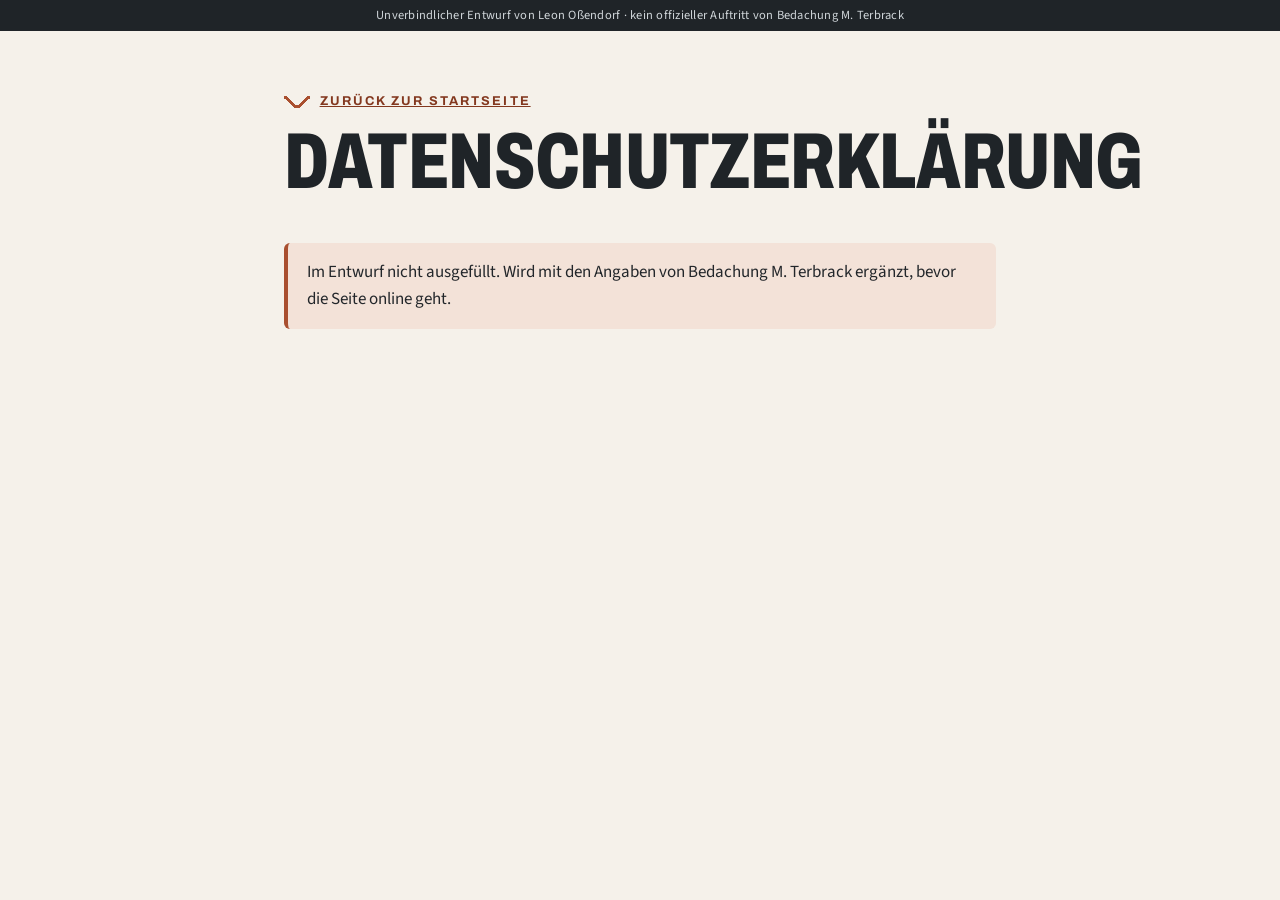
<file: datenschutz.html>
<!doctype html>
<html lang="de-DE"><head><meta charset="utf-8"><meta name="viewport" content="width=device-width, initial-scale=1"><meta name="robots" content="noindex,nofollow"><title>Datenschutzerklärung · Bedachung M. Terbrack (Entwurf)</title><link rel="icon" href="img/favicon.svg" type="image/svg+xml"><link rel="stylesheet" href="css/style.css"></head>
<body><div class="entwurf-leiste">Unverbindlicher Entwurf von Leon Oßendorf · kein offizieller Auftritt von Bedachung M. Terbrack</div>
<main class="platzhalter"><p class="dachzeile"><a href="index.html">Zurück zur Startseite</a></p><h1>Datenschutzerklärung</h1><p class="vermerk">Im Entwurf nicht ausgefüllt. Wird mit den Angaben von Bedachung M. Terbrack ergänzt, bevor die Seite online geht.</p></main>
</body></html>
</file>
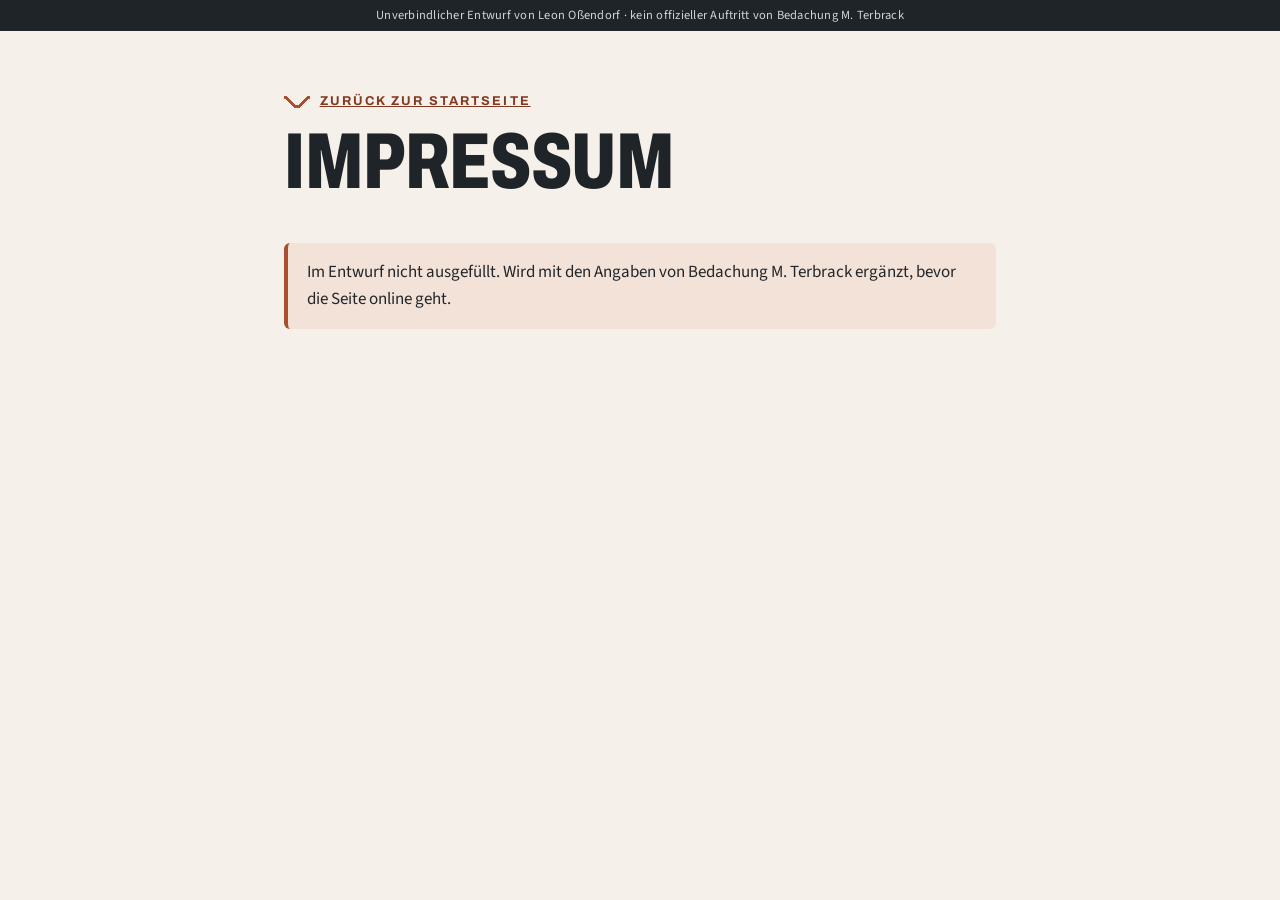
<file: impressum.html>
<!doctype html>
<html lang="de-DE"><head><meta charset="utf-8"><meta name="viewport" content="width=device-width, initial-scale=1"><meta name="robots" content="noindex,nofollow"><title>Impressum · Bedachung M. Terbrack (Entwurf)</title><link rel="icon" href="img/favicon.svg" type="image/svg+xml"><link rel="stylesheet" href="css/style.css"></head>
<body><div class="entwurf-leiste">Unverbindlicher Entwurf von Leon Oßendorf · kein offizieller Auftritt von Bedachung M. Terbrack</div>
<main class="platzhalter"><p class="dachzeile"><a href="index.html">Zurück zur Startseite</a></p><h1>Impressum</h1><p class="vermerk">Im Entwurf nicht ausgefüllt. Wird mit den Angaben von Bedachung M. Terbrack ergänzt, bevor die Seite online geht.</p></main>
</body></html>
</file>
<file: css/style.css>
@font-face{font-family:"Archivo";src:url(../fonts/archivo-var.woff2) format("woff2");font-weight:100 900;font-stretch:62% 125%;font-display:swap}
@font-face{font-family:"Source Sans 3";src:url(../fonts/sourcesans3-var.woff2) format("woff2");font-weight:200 900;font-display:swap}
@font-face{font-family:"Kalam";src:url(../fonts/kalam-700.woff2) format("woff2");font-weight:700;font-display:swap}

:root{
  --schiefer:#1f2428;--schiefer-2:#2d3338;--ton:#a94f2f;--ton-dk:#83381f;--ton-hell:#f3e2d8;
  --zink:#9aa3a8;--papier:#f5f1ea;--kalk:#fbf9f5;--text:#22262a;--grau:#5b6268;--linie:#ded7cb;
  --rad:6px;--schatten:0 1px 2px rgba(31,36,40,.08),0 8px 24px rgba(31,36,40,.08);
}
*{box-sizing:border-box}
html{scroll-behavior:smooth;scroll-padding-top:76px}
body{margin:0;background:var(--papier);color:var(--text);font:400 1.0625rem/1.6 "Source Sans 3",system-ui,sans-serif;-webkit-font-smoothing:antialiased}
img{max-width:100%;height:auto;display:block}
a{color:var(--ton-dk)}
h1,h2,h3{font-family:"Archivo",sans-serif;font-stretch:72%;font-weight:800;line-height:1.02;letter-spacing:-.005em;margin:0 0 .5em;color:var(--schiefer)}
h1{font-size:clamp(2.6rem,6.2vw,5rem);text-transform:uppercase}
h2{font-size:clamp(2rem,4vw,3rem);text-transform:uppercase}
h3{font-size:1.35rem;font-stretch:80%;text-transform:uppercase}
.rahmen{max-width:1200px;margin:0 auto;padding:0 24px}
.dachzeile{font:700 .8rem/1 "Archivo",sans-serif;font-stretch:100%;letter-spacing:.16em;text-transform:uppercase;color:var(--ton);margin:0 0 .9rem;display:flex;align-items:center;gap:.6rem}
.dachzeile::before{content:"";width:26px;height:12px;background:linear-gradient(to top right,transparent calc(50% - 1.5px),currentColor calc(50% - 1.5px),currentColor calc(50% + 1.5px),transparent calc(50% + 1.5px)) left/50% 100% no-repeat,linear-gradient(to top left,transparent calc(50% - 1.5px),currentColor calc(50% - 1.5px),currentColor calc(50% + 1.5px),transparent calc(50% + 1.5px)) right/50% 100% no-repeat}

.entwurf-leiste{background:var(--schiefer);color:#cfd5d9;font-size:.78rem;text-align:center;padding:.35rem 1rem;letter-spacing:.02em}

/* Kopf */
.kopf{position:sticky;top:0;z-index:20;background:rgba(245,241,234,.94);backdrop-filter:blur(8px);border-bottom:1px solid var(--linie)}
.kopf-in{max-width:1200px;margin:0 auto;padding:.55rem 24px;display:flex;align-items:center;gap:1.5rem}
.marke{display:grid;grid-template-rows:auto auto auto;text-decoration:none;color:var(--schiefer);line-height:1}
.marke-first{width:118px;height:12px;color:var(--ton);margin-bottom:2px}
.marke-name{font:900 1.55rem/1 "Archivo",sans-serif;font-stretch:68%;letter-spacing:.11em}
.marke-zusatz{font:600 .62rem/1.4 "Archivo",sans-serif;font-stretch:100%;letter-spacing:.2em;text-transform:uppercase;color:var(--grau)}
.nav{display:flex;gap:1.4rem;margin-left:auto}
.nav a{color:var(--text);text-decoration:none;font-weight:600;font-size:.98rem}
.nav a:hover{color:var(--ton)}

.knopf{display:inline-flex;align-items:center;justify-content:center;gap:.5rem;min-height:48px;padding:.7rem 1.35rem;border-radius:var(--rad);font:800 1rem/1 "Archivo",sans-serif;font-stretch:88%;letter-spacing:.04em;text-transform:uppercase;text-decoration:none;border:2px solid transparent;cursor:pointer;transition:background .2s,color .2s,border-color .2s}
.knopf svg{width:18px;height:18px}
.knopf-tel{background:var(--schiefer);color:#fff}
.knopf-tel:hover{background:var(--ton-dk)}
.knopf-ton{background:var(--ton);color:#fff}
.knopf-ton:hover{background:var(--ton-dk)}
.knopf-rand{border-color:var(--schiefer);color:var(--schiefer)}
.knopf-rand:hover{background:var(--schiefer);color:#fff}
.knopf-klein{min-height:42px;padding:.55rem 1rem;font-size:.9rem}
.knopf-voll{width:100%}

/* Held mit Dach */
.held{background:linear-gradient(180deg,#dde6e9 0%,#e9ece9 45%,var(--papier) 100%);overflow:hidden}
.held-in{max-width:1280px;margin:0 auto;padding:3.2rem 24px 3.5rem;display:grid;grid-template-columns:minmax(0,5fr) minmax(0,8fr);gap:2.5rem;align-items:center}
.held-lead{font-size:1.22rem;max-width:30ch;margin:0 0 1.4rem}
.sterne{display:grid;grid-template-columns:auto 1fr;column-gap:.7rem;align-items:center;text-decoration:none;color:var(--text);margin:0 0 1.6rem;max-width:30ch}
.sterne-zahl{grid-row:span 2;font:900 2.4rem/1 "Archivo",sans-serif;font-stretch:70%;color:var(--schiefer)}
.sterne-reihe{color:#d08a1f;letter-spacing:.12em;font-size:1rem;line-height:1}
.sterne-text{font-size:.88rem;color:var(--grau);line-height:1.3}
.held-knoepfe{display:flex;gap:.8rem;flex-wrap:wrap}
.held-bild{position:relative;min-width:0}
@media (min-width:981px){
  .held-in{padding:1.6rem 24px 4.6rem;align-items:center}
  .held-bild .tafel-frage{font-size:1.08rem}
  .held-bild .stellen{display:none}
  .held-bild .tafel{position:absolute;left:1%;right:8%;bottom:-3.2rem;margin:0;grid-template-columns:auto 1fr auto;align-items:center;min-height:0;padding:1rem 1.3rem}
  .held-bild .tafel-inhalt{display:contents}
  .held-bild .tafel-titel{grid-column:2;grid-row:1;margin:0}
  .held-bild .tafel-frage{grid-column:2;grid-row:2;margin:0}
  .held-bild .tafel-text{grid-column:2;grid-row:3;margin:0;font-size:.98rem}
  .held-bild .tafel-nr{grid-row:1/4}
  .held-bild #tafel-knopf{grid-column:3;grid-row:1/4}
  .tafel.neu .tafel-titel,.tafel.neu .tafel-frage,.tafel.neu .tafel-text{animation:auf .45s ease both}
}
.tipp-hinweis{position:absolute;right:2%;top:-.4rem;margin:0;font:700 1.3rem/1 "Kalam",cursive;color:var(--ton-dk);transform:rotate(-4deg)}
.tipp-hinweis::after{content:"";display:inline-block;width:34px;height:20px;margin-left:4px;vertical-align:-10px;border-bottom:2px solid currentColor;border-right:2px solid currentColor;border-radius:0 0 18px 0;transform:rotate(18deg)}
svg.dach{width:100%;height:auto;display:block;overflow:visible}

.kreide{fill:none;stroke:#fffdf5;stroke-width:4.5;stroke-linecap:round;stroke-dasharray:100;stroke-dashoffset:100;opacity:0;transition:stroke-dashoffset .8s cubic-bezier(.4,0,.2,1),opacity .2s}
.kreide.an{stroke-dashoffset:0;opacity:.95}
.notiz{font:700 25px "Kalam",cursive;fill:#fffdf5;paint-order:stroke;stroke:rgba(31,36,40,.55);stroke-width:5px;opacity:0;transition:opacity .4s .35s}
.notiz.an{opacity:1}
.nadel{cursor:pointer;outline:none}
.nadel-flaeche{fill:transparent}
.nadel-in{transition:transform .2s ease;transform-box:fill-box;transform-origin:center}
.nadel-ring{fill:#fffdf8;stroke:var(--ton);stroke-width:3.5;filter:drop-shadow(0 2px 3px rgba(0,0,0,.35))}
.nadel text{font:800 19px "Archivo",sans-serif;font-stretch:80%;fill:var(--schiefer);pointer-events:none}
.nadel:hover .nadel-in,.nadel:focus-visible .nadel-in{transform:scale(1.12)}
.nadel:focus-visible .nadel-ring{stroke:var(--schiefer);stroke-width:5}
.nadel.an .nadel-ring{fill:var(--ton);stroke:#fffdf8}
.nadel.an text{fill:#fff}

.stellen{display:flex;flex-wrap:wrap;gap:.45rem;margin:.6rem 0 0;position:relative;z-index:2}
.stelle{display:inline-flex;align-items:center;gap:.4rem;min-height:40px;padding:.3rem .8rem .3rem .35rem;border:1px solid var(--linie);background:rgba(255,255,255,.85);border-radius:40px;font:600 .95rem/1 "Source Sans 3",sans-serif;color:var(--text);cursor:pointer;transition:background .2s,border-color .2s}
.stelle span{display:inline-grid;place-items:center;width:28px;height:28px;border-radius:50%;background:var(--papier);font:800 .85rem/1 "Archivo",sans-serif;color:var(--schiefer)}
.stelle:hover{border-color:var(--ton)}
.stelle.an{background:var(--schiefer);border-color:var(--schiefer);color:#fff}
.stelle.an span{background:var(--ton);color:#fff}

.tafel{display:grid;grid-template-columns:auto 1fr;gap:1.1rem;align-items:start;margin-top:1rem;background:var(--schiefer);color:#e9edef;border-radius:var(--rad);padding:1.3rem 1.4rem;box-shadow:var(--schatten);min-height:150px;position:relative;z-index:2}
.tafel-nr{margin:0;font:900 3.4rem/.9 "Archivo",sans-serif;font-stretch:70%;color:var(--ton)}
.tafel-titel{color:#fff;font-size:1.5rem;margin:0 0 .35rem}
.tafel-frage{margin:0 0 .3rem;font:700 1.15rem/1.35 "Kalam",cursive;color:#f1d3c3}
.tafel-text{margin:0 0 .9rem;color:#cfd6da}
.tafel.neu .tafel-inhalt{animation:auf .45s ease both}
@keyframes auf{from{opacity:0;transform:translateY(6px)}to{opacity:1;transform:none}}

/* Stimmen */
.stimmen{padding:5rem 0;background:var(--kalk)}
.stimmen-kopf{display:grid;grid-template-columns:1fr auto;align-items:end;gap:0 2rem;margin-bottom:2rem}
.stimmen-kopf .dachzeile{grid-column:1/-1}
.stimmen-kopf h2{margin:0}
.stimmen-schnitt{margin:0;font-size:1rem;color:var(--grau)}
.stimmen-schnitt strong{font:900 2rem/1 "Archivo",sans-serif;font-stretch:70%;color:var(--schiefer)}
.stimmen-schnitt span{color:#d08a1f;letter-spacing:.1em}
.stimme{margin:0;background:#fff;border:1px solid var(--linie);border-radius:var(--rad);padding:1.4rem 1.5rem;position:relative}
.stimme blockquote{margin:0}
.stimme p{margin:0 0 .6rem;font-size:1.06rem}
.stimme figcaption{font-size:.85rem;color:var(--grau);font-weight:600}
.stimme-gross{border-left:6px solid var(--ton);padding:2rem 2.2rem;margin-bottom:1.2rem}
.stimme-gross p{font:600 1.35rem/1.45 "Source Sans 3",sans-serif;color:var(--schiefer)}
.stimmen-reihe{display:grid;grid-template-columns:repeat(4,1fr);gap:1.2rem}

/* Leistungen */
.leistungen{padding:5rem 0}
.leistung-liste{list-style:none;margin:1.5rem 0 0;padding:0;display:grid;grid-template-columns:repeat(auto-fill,minmax(250px,1fr));gap:1rem}
.leistung{width:100%;height:100%;text-align:left;display:grid;grid-template-columns:auto 1fr;gap:.25rem .9rem;align-content:start;padding:1.2rem 1.3rem;background:#fff;border:1px solid var(--linie);border-radius:var(--rad);cursor:pointer;font:inherit;color:inherit;transition:border-color .2s,transform .2s,box-shadow .2s}
.leistung:hover{border-color:var(--ton);transform:translateY(-2px);box-shadow:var(--schatten)}
.leistung-nr{grid-row:span 3;display:grid;place-items:center;width:40px;height:40px;border-radius:50%;border:3px solid var(--ton);font:800 1.05rem/1 "Archivo",sans-serif;color:var(--schiefer)}
.leistung-titel{font:800 1.2rem/1.1 "Archivo",sans-serif;font-stretch:80%;text-transform:uppercase;color:var(--schiefer);padding-top:.15rem}
.leistung-text{font-size:.98rem;color:var(--grau)}
.leistung-zeigen{font:700 1.02rem/1 "Kalam",cursive;color:var(--ton);margin-top:.3rem}
.leistung-zeigen::after{content:" ↑"}

/* Ablauf */
.ablauf{padding:4.5rem 0;background:var(--schiefer);color:#d9dfe2}
.ablauf h2{color:#fff}
.ablauf .dachzeile{color:#e39a73}
.ablauf-liste{list-style:none;margin:1.8rem 0 0;padding:0;display:grid;grid-template-columns:repeat(4,1fr);gap:0;counter-reset:a}
.ablauf-liste li{position:relative;padding:1.6rem 1.4rem 0 0;border-top:3px solid var(--schiefer-2)}
.ablauf-liste li::before{content:"";position:absolute;left:0;top:-3px;height:3px;width:56px;background:var(--ton)}
.ablauf-nr{font:900 2.4rem/1 "Archivo",sans-serif;font-stretch:70%;color:#e39a73;display:block;margin-bottom:.5rem}
.ablauf h3{color:#fff;margin-bottom:.35rem}
.ablauf p{margin:0;font-size:1rem}

/* Projekte */
.projekte{padding:5rem 0}
.projekt-raster{display:grid;grid-template-columns:2fr 1fr 1fr;grid-auto-rows:240px;gap:1rem;margin-top:1.5rem}
.projekt{margin:0;position:relative;border-radius:var(--rad);overflow:hidden;background:#ddd}
.projekt img{width:100%;height:100%;object-fit:cover}
.projekt-breit{grid-row:span 2}
.projekt figcaption{position:absolute;left:0;right:0;bottom:0;padding:2rem .9rem .7rem;background:linear-gradient(transparent,rgba(20,22,24,.75));color:#fff;font-weight:600;font-size:.95rem}
.beispiel{display:inline-block;background:rgba(255,255,255,.92);color:var(--schiefer);font:700 .68rem/1 "Archivo",sans-serif;letter-spacing:.1em;text-transform:uppercase;padding:.3rem .45rem;border-radius:3px;margin-right:.4rem;vertical-align:1px}
.projekt-platz{grid-column:span 2;display:grid;place-items:center;background:repeating-linear-gradient(-45deg,var(--kalk) 0 14px,#efe9df 14px 28px);border:2px dashed #cbbfae;text-align:center;padding:1.5rem}
.projekt-platz p{margin:0;max-width:34ch;font:700 1.3rem/1.35 "Kalam",cursive;color:var(--grau)}

/* Anfrage */
.anfrage{padding:5rem 0;background:var(--ton-hell)}
.anfrage-in{display:grid;grid-template-columns:minmax(0,4fr) minmax(0,6fr);gap:3rem;align-items:start}
.anfrage-text p{max-width:36ch}
.anfrage-tel{font-weight:600}
.anfrage-tel a{font:900 2rem/1.2 "Archivo",sans-serif;font-stretch:72%;color:var(--schiefer);text-decoration:none}
.formular{background:#fff;border-radius:var(--rad);padding:1.8rem;box-shadow:var(--schatten)}
.entwurf-vermerk{margin:0 0 1rem;font-size:.85rem;color:var(--ton-dk);font-weight:700}
.feld{margin:0 0 1.05rem;border:0;padding:0;min-width:0}
.feld label,.feld legend{display:block;font-weight:700;margin-bottom:.35rem;font-size:.98rem;padding:0}
.optional{font-weight:400;color:var(--grau)}
.feld input:not([type=radio]),.feld select,.feld textarea{width:100%;font:inherit;padding:.7rem .8rem;border:1.5px solid #cdc5b8;border-radius:var(--rad);background:#fff;color:var(--text);min-height:48px}
.feld input:focus,.feld select:focus,.feld textarea:focus{outline:none;border-color:var(--ton);box-shadow:0 0 0 3px rgba(169,79,47,.18)}
.feld input[type=file]{padding:.55rem;background:var(--papier)}
.wahl{display:flex;flex-wrap:wrap;gap:.45rem}
.wahl label{margin:0;font-weight:600}
.wahl input{position:absolute;opacity:0;pointer-events:none}
.wahl span{display:inline-flex;align-items:center;min-height:44px;padding:.45rem .95rem;border:1.5px solid #cdc5b8;border-radius:40px;cursor:pointer;font-size:.96rem;transition:all .15s}
.wahl input:checked+span{background:var(--schiefer);border-color:var(--schiefer);color:#fff}
.wahl input:focus-visible+span{box-shadow:0 0 0 3px rgba(169,79,47,.3)}
.feld-zwei{display:grid;grid-template-columns:1fr 1fr;gap:0 1rem}
.zusammenfassung{margin-top:1.2rem;background:var(--papier);border-left:4px solid var(--ton);padding:1rem 1.2rem;border-radius:var(--rad)}
.zf-titel{font-weight:800;margin:0 0 .6rem}
.zusammenfassung dl{display:grid;grid-template-columns:auto 1fr;gap:.25rem 1rem;margin:0}
.zusammenfassung dt{color:var(--grau)}
.zusammenfassung dd{margin:0;font-weight:600;overflow-wrap:anywhere}
.zf-hinweis{margin:.7rem 0 0;font-size:.85rem;color:var(--ton-dk)}

/* Kontakt + Fuss */
.kontakt{padding:4.5rem 0}
.kontakt-in{display:grid;grid-template-columns:1fr 1fr;gap:2rem;align-items:start}
.kontakt-daten{display:grid;grid-template-columns:auto 1fr;gap:.6rem 1.4rem;margin:0;background:#fff;border:1px solid var(--linie);border-radius:var(--rad);padding:1.5rem 1.6rem}
.kontakt-daten dt{font-weight:700;color:var(--grau)}
.kontakt-daten dd{margin:0;overflow-wrap:anywhere}
.kontakt-daten a{color:var(--schiefer);font-weight:700}
.karte{font-weight:700}
.fuss{background:var(--schiefer);color:#aab3b8;padding:2.5rem 0 6rem;font-size:.9rem}
.fuss a{color:#e6eaec}
.fuss-marke{font:900 1.4rem/1 "Archivo",sans-serif;font-stretch:68%;letter-spacing:.11em;color:#fff}
.fuss-marke span{font:600 .65rem/1 "Archivo",sans-serif;font-stretch:100%;letter-spacing:.18em;text-transform:uppercase;color:#aab3b8;margin-left:.6rem}
.fuss-hinweis{max-width:80ch}
.handy-leiste{display:none}

/* Unterseiten */
.platzhalter{max-width:760px;margin:0 auto;padding:4rem 24px}
.platzhalter .vermerk{background:var(--ton-hell);border-left:4px solid var(--ton);padding:1rem 1.2rem;border-radius:var(--rad)}

@media (max-width:980px){
  .held-in{grid-template-columns:minmax(0,1fr);gap:1.2rem;padding-top:2rem}
  .held-lead{max-width:none}
  .stimmen-reihe{grid-template-columns:1fr 1fr}
  .ablauf-liste{grid-template-columns:1fr 1fr;gap:1.5rem 1rem}
  .anfrage-in,.kontakt-in{grid-template-columns:1fr;gap:1.5rem}
  .nav{display:none}
  .knopf-tel{margin-left:auto}
}
@media (max-width:640px){
  body{font-size:1.03rem}
  .rahmen{padding:0 18px}
  .kopf-in{padding:.5rem 18px}
  .knopf-tel span{display:none}
  .knopf-tel{width:48px;padding:0}
  .held-in{padding:1.6rem 18px 2.4rem}
  .held-bild{margin:0 -18px}
  .held-bild .stellen,.held-bild .tafel{margin-left:18px;margin-right:18px}
  .tipp-hinweis{right:18px;top:-1.2rem;font-size:1.15rem}
  .nadel-in{transform:scale(1.9)}
  .nadel:hover .nadel-in,.nadel:focus-visible .nadel-in{transform:scale(1.9)}
  .notiz{display:none}
  .stellen{flex-wrap:nowrap;overflow-x:auto;scrollbar-width:none;padding-bottom:.2rem;margin-left:0 !important;margin-right:0 !important;padding-left:18px;padding-right:18px}
  .stellen::-webkit-scrollbar{display:none}
  .stelle{flex:none}
  .tafel{grid-template-columns:1fr;gap:.2rem;padding:1.1rem 1.15rem}
  .tafel-nr{font-size:2.2rem}
  .stimmen,.leistungen,.projekte,.anfrage{padding:3.5rem 0}
  .stimmen-kopf{grid-template-columns:1fr}
  .stimmen-schnitt{margin-top:.6rem}
  .stimme-gross{padding:1.4rem 1.3rem}
  .stimme-gross p{font-size:1.15rem}
  .stimmen-reihe{grid-template-columns:1fr}
  .ablauf-liste{grid-template-columns:1fr}
  .projekt-raster{grid-template-columns:1fr 1fr;grid-auto-rows:170px}
  .projekt-breit{grid-column:span 2;grid-row:span 1}
  .projekt-platz{grid-column:span 2}
  .formular{padding:1.2rem}
  .feld-zwei{grid-template-columns:1fr}
  .handy-leiste{display:grid;grid-template-columns:1fr 1fr;position:fixed;left:0;right:0;bottom:0;z-index:30;box-shadow:0 -4px 16px rgba(0,0,0,.18)}
  .handy-leiste a{display:flex;align-items:center;justify-content:center;min-height:56px;font:800 1rem/1 "Archivo",sans-serif;font-stretch:88%;letter-spacing:.06em;text-transform:uppercase;text-decoration:none;color:#fff}
  .handy-tel{background:var(--schiefer)}
  .handy-anfrage{background:var(--ton)}
}
@media (prefers-reduced-motion:reduce){*{transition:none !important;animation:none !important;scroll-behavior:auto !important}}
.leistung-sturm{grid-template-columns:1fr;background:var(--schiefer);border-color:var(--schiefer);text-decoration:none}
.leistung-sturm .leistung-titel{color:#fff}
.leistung-sturm .leistung-text{color:#cfd6da}
.leistung-tel{font:900 1.6rem/1.1 "Archivo",sans-serif;font-stretch:72%;color:#e39a73;margin-top:.4rem}
</file>
